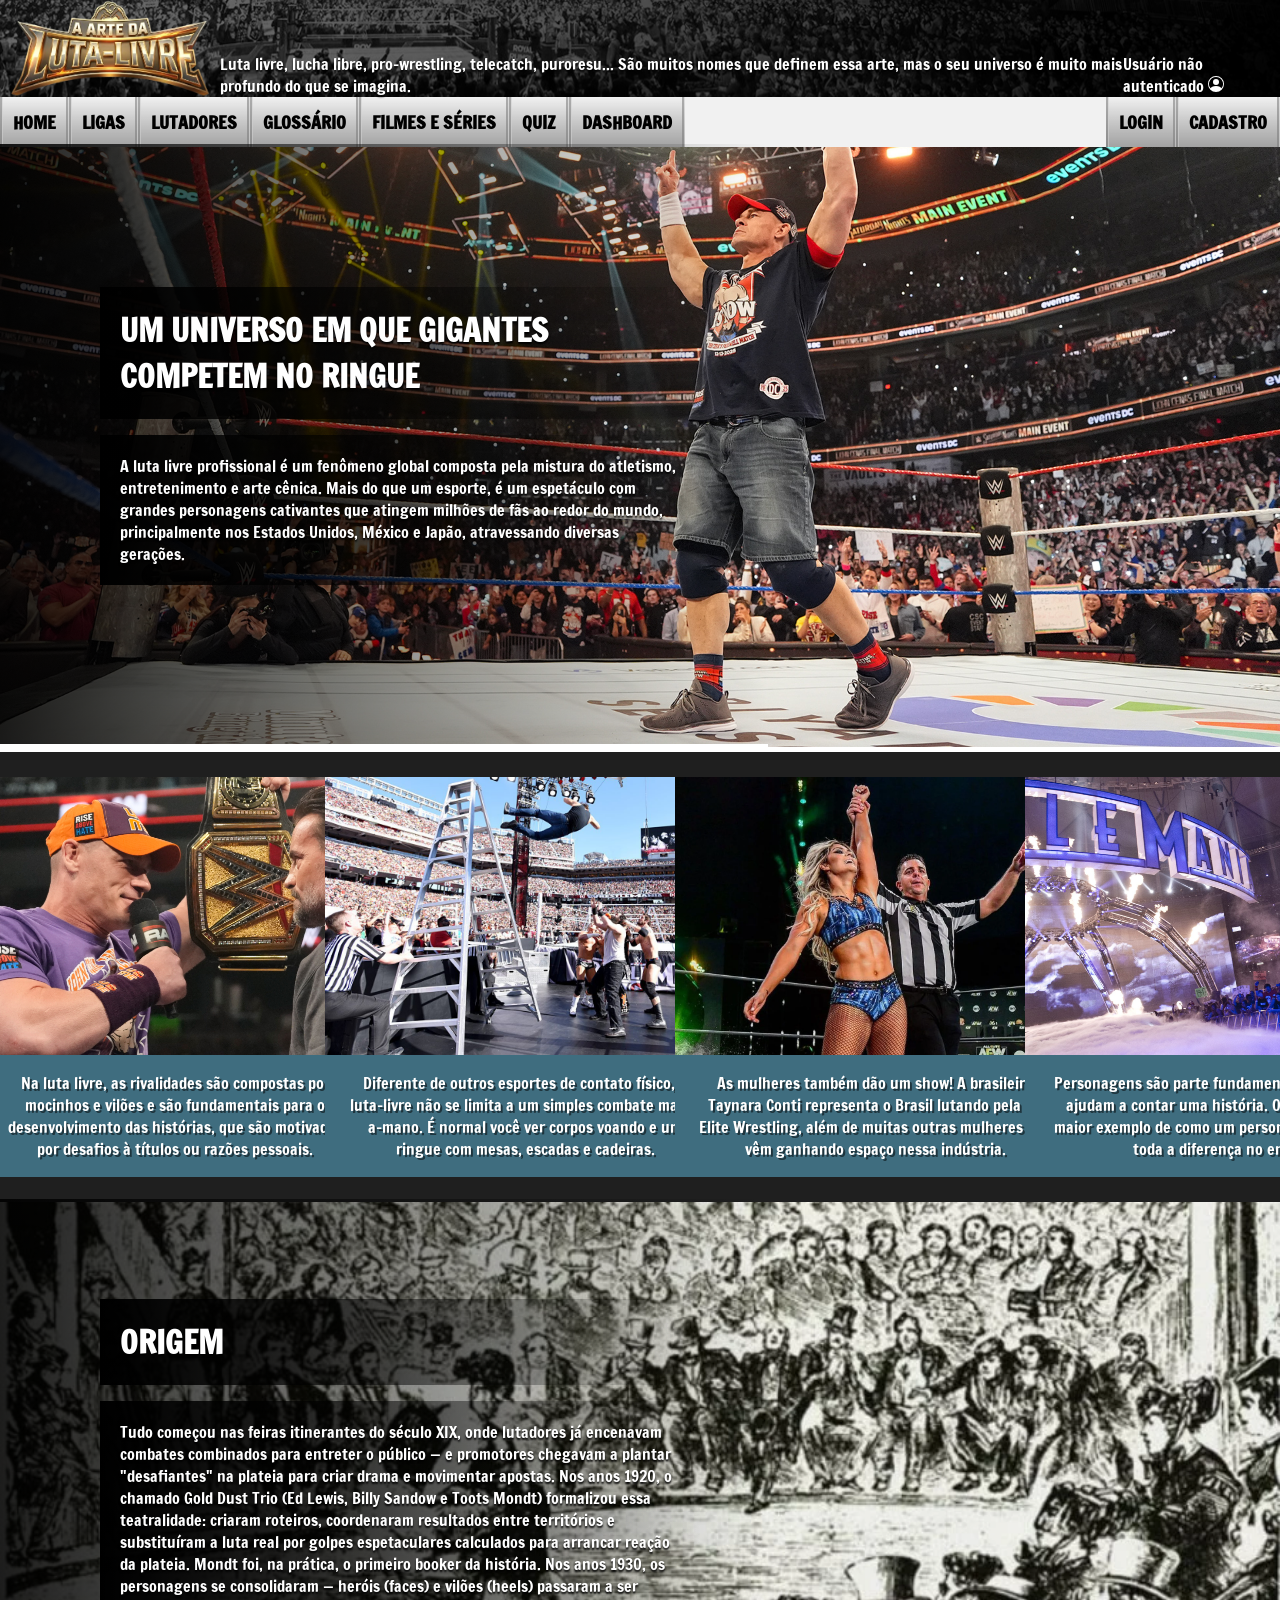
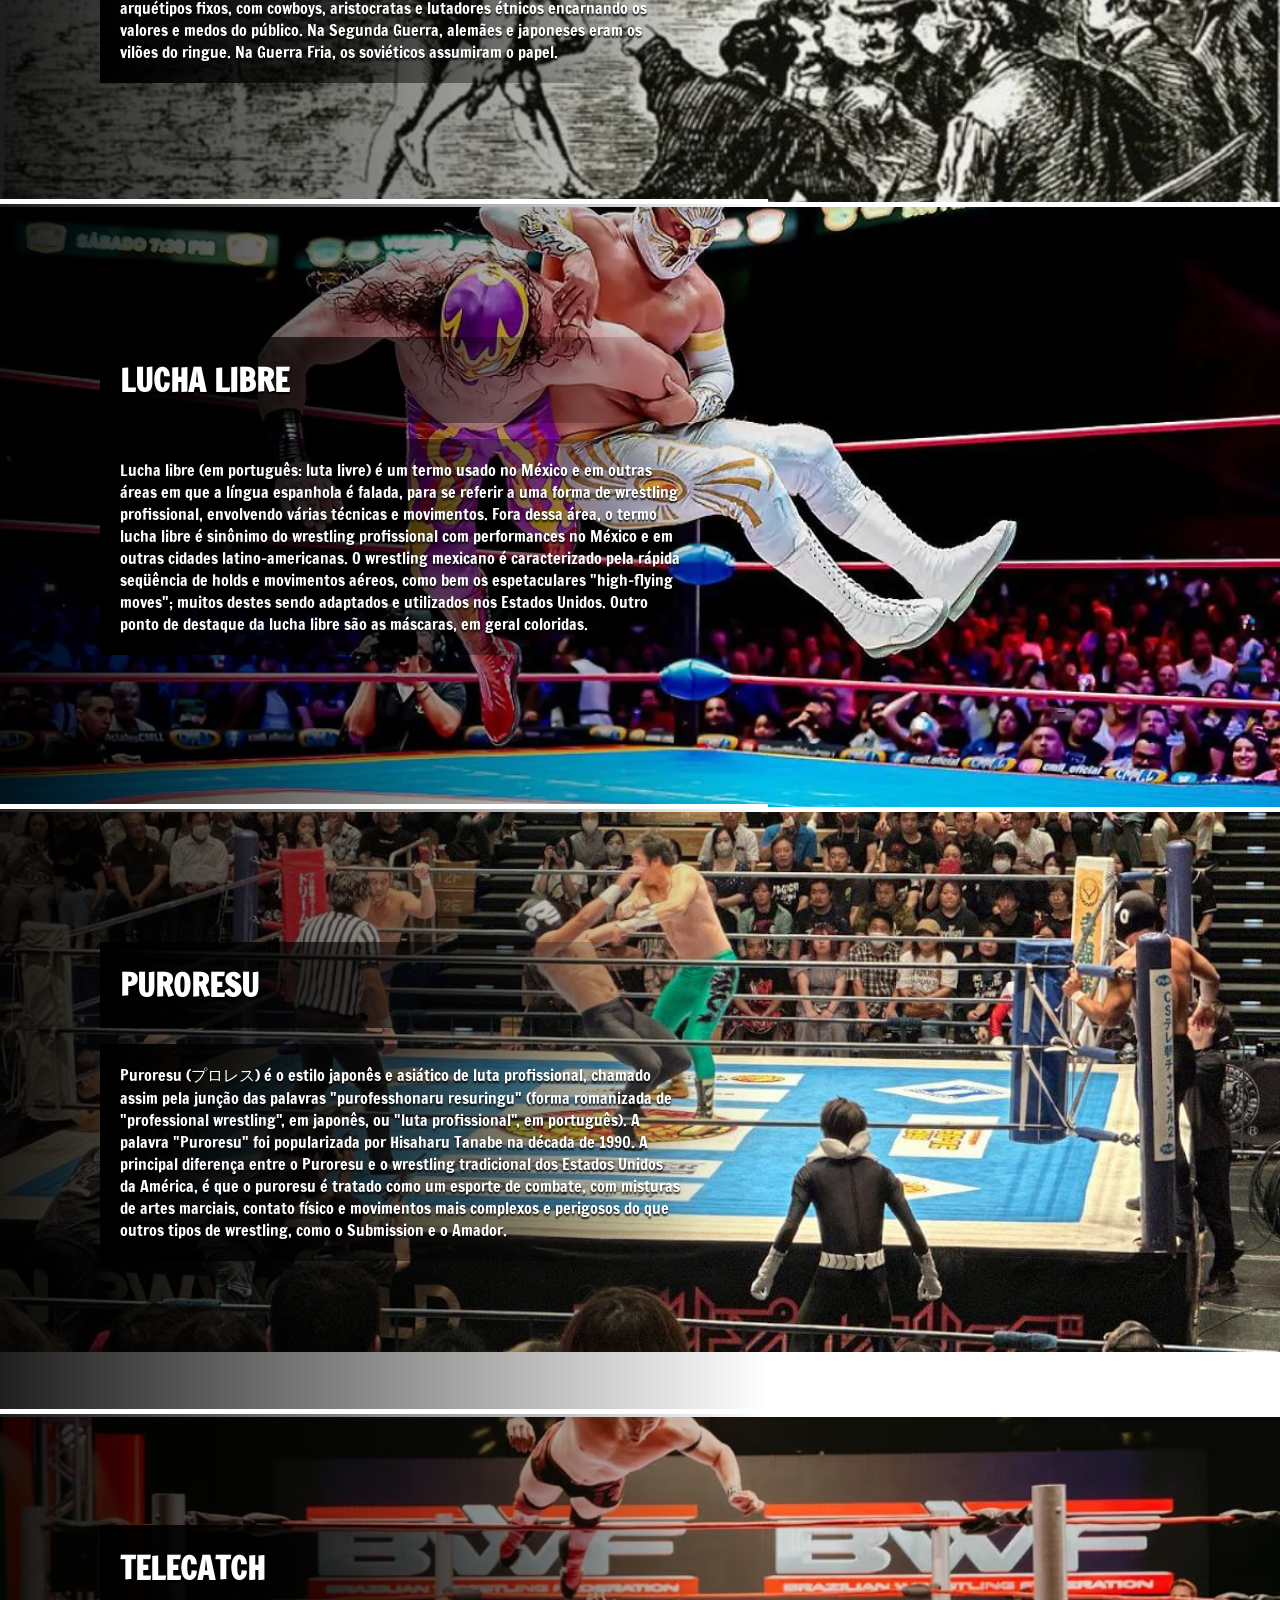
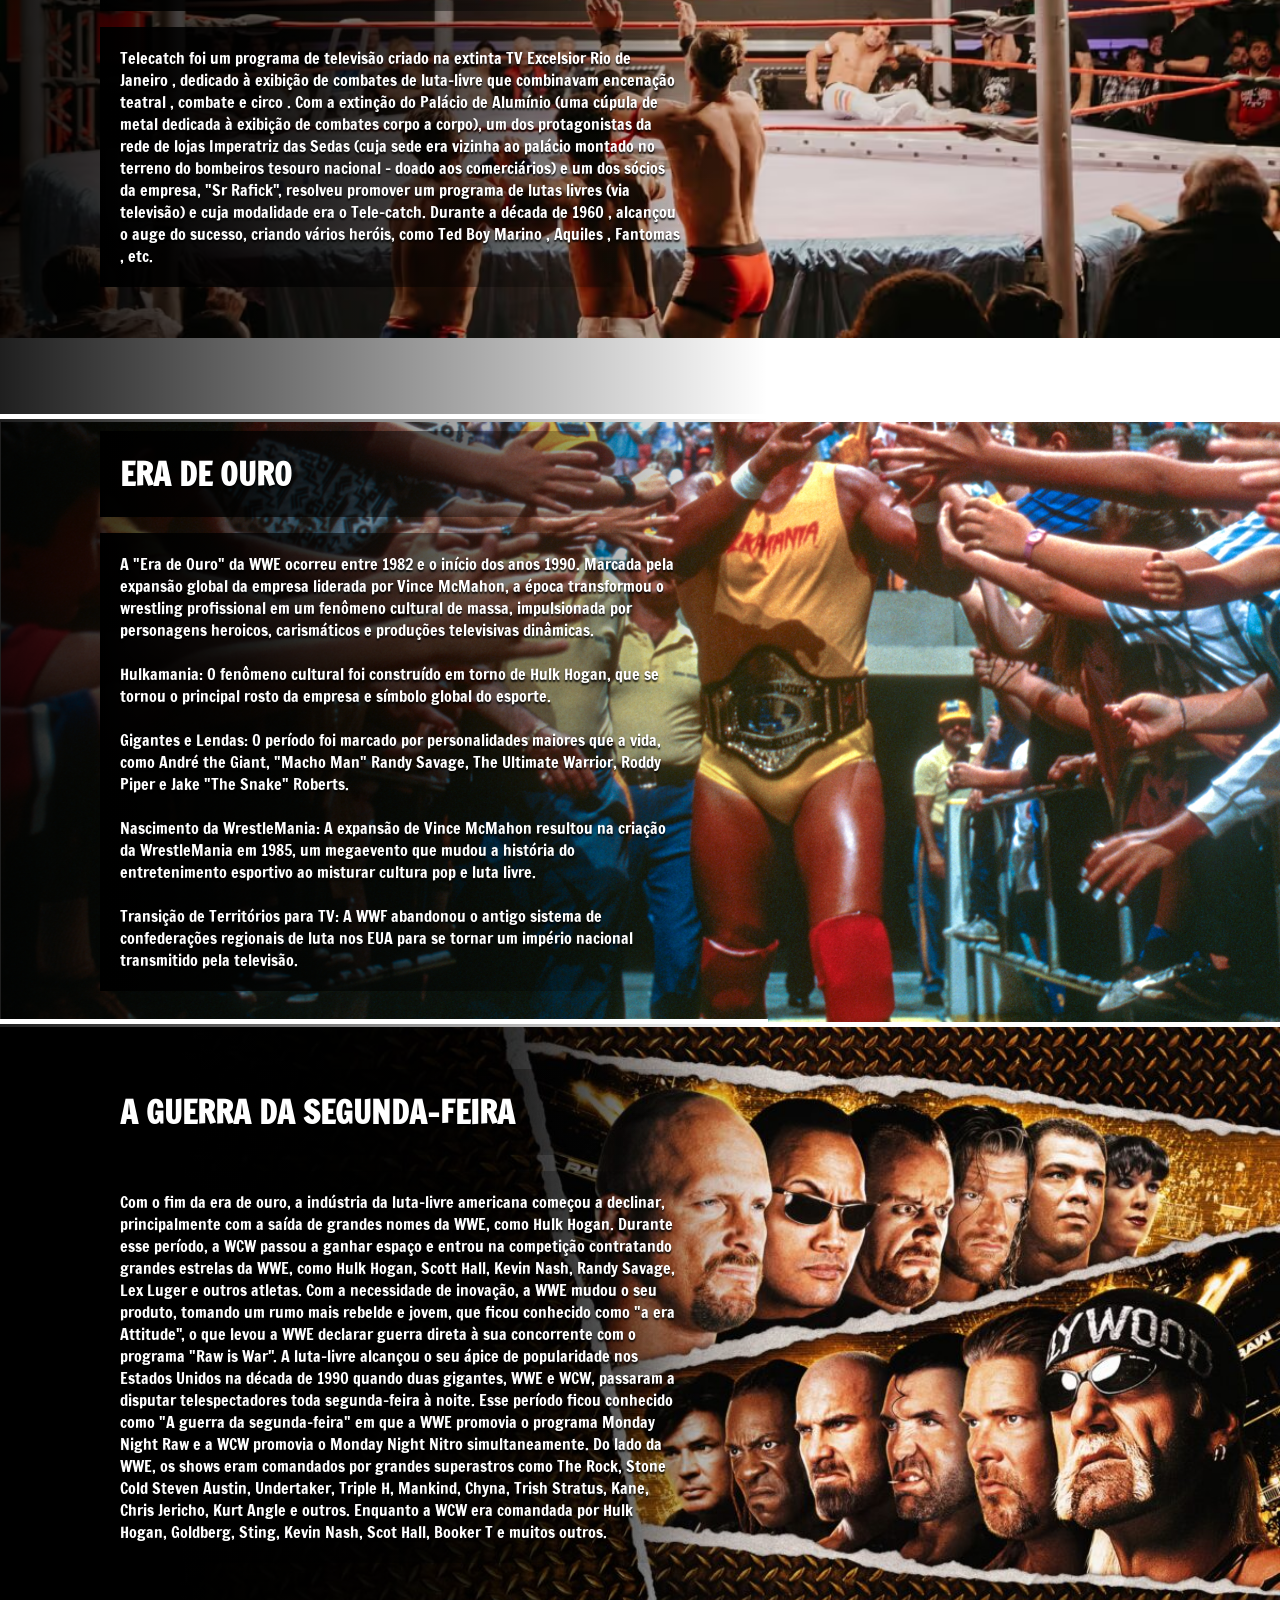
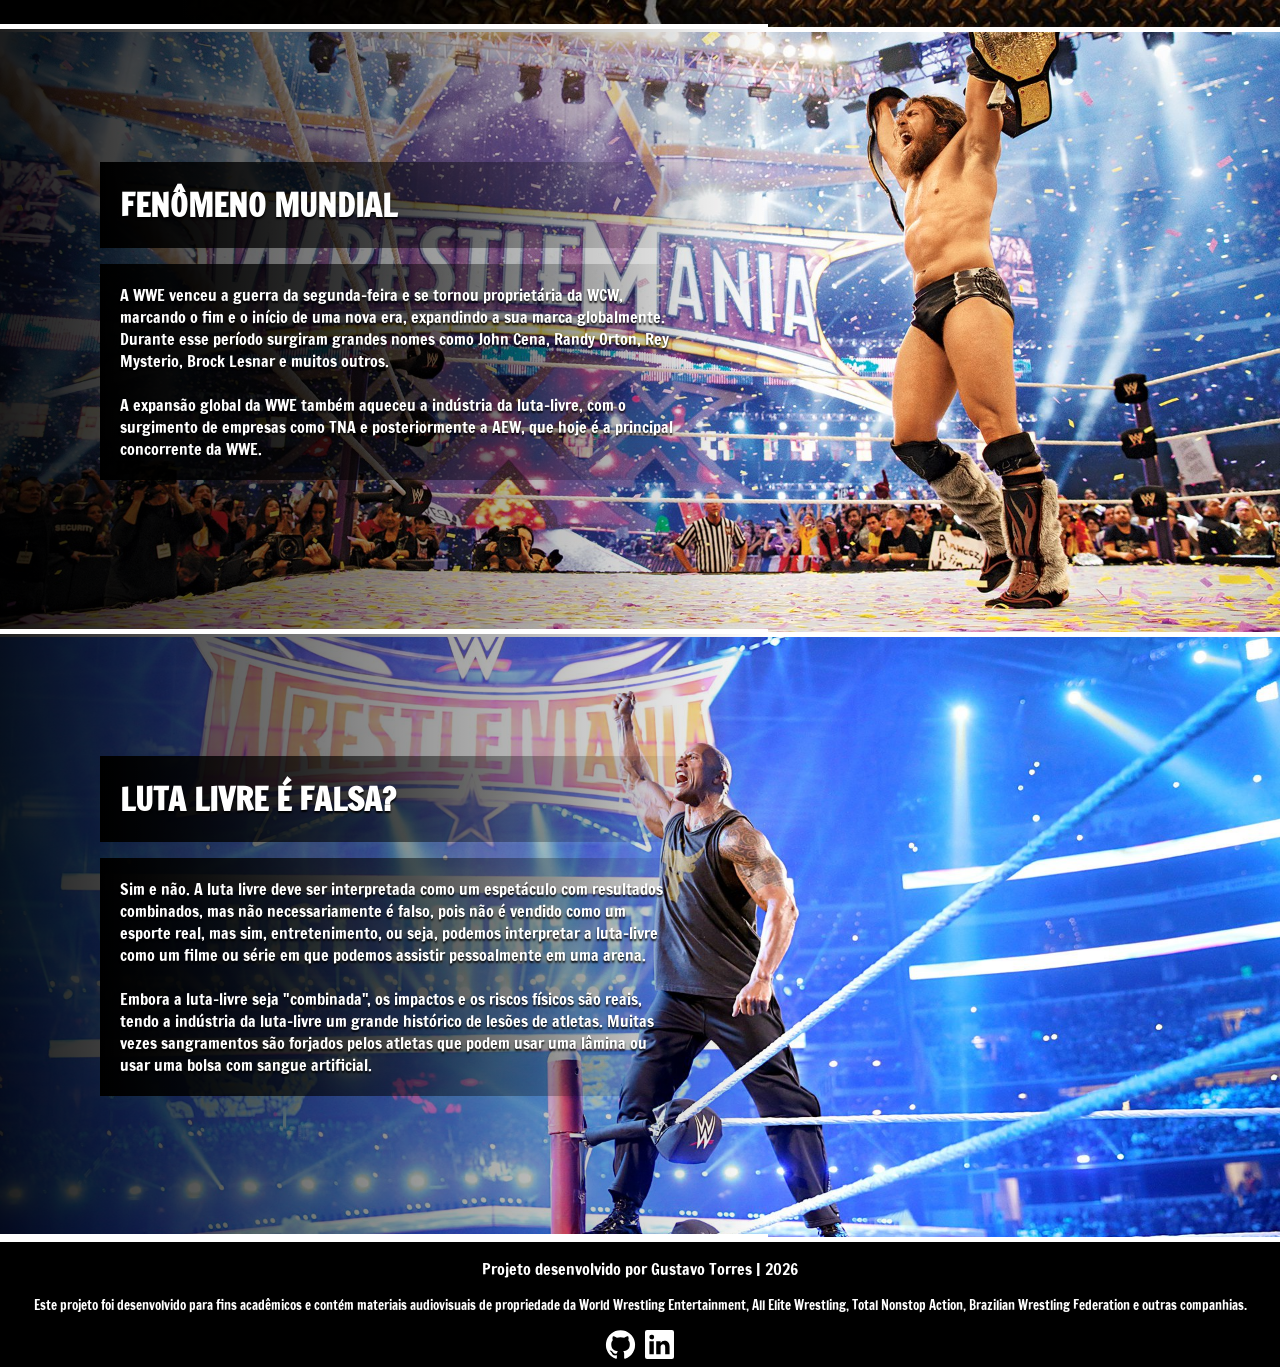
<file: public/index.html>
<!doctype html>
<html lang="en">

<head>
  <meta charset="UTF-8" />
  <meta name="viewport" content="width=device-width, initial-scale=1.0" />
  <title>A arte da luta-livre</title>
  <link rel="stylesheet" href="css/style.css" />

  <!-- IMPORTANDO FONTE -->
  <link rel="preconnect" href="https://fonts.googleapis.com" />
  <link rel="preconnect" href="https://fonts.gstatic.com" crossorigin />
  <link href="https://fonts.googleapis.com/css2?family=Francois+One&display=swap" rel="stylesheet" />
  <script src="js/sessao.js"></script>
</head>

<body onload="validarLogin()">
  <header>
    <div class="box-header">
      <div class="box-header-items">
        <img src="imagens/logo.png" alt="" width="200px" />
        <div class="box-header-description">
          <p>
            Luta livre, lucha libre, pro-wrestling, telecatch, puroresu... São
            muitos nomes que definem essa arte, mas o seu universo é muito
            mais profundo do que se imagina.
          </p>
        </div>
      </div>
      <div id="user">
        <span id="username">TESTE USUÁRIO</span>
        <span id="userIcon"><svg xmlns="http://www.w3.org/2000/svg" width="16" height="16" fill="currentColor"
            class="bi bi-person-circle" viewBox="0 0 16 16">
            <path d="M11 6a3 3 0 1 1-6 0 3 3 0 0 1 6 0" />
            <path fill-rule="evenodd"
              d="M0 8a8 8 0 1 1 16 0A8 8 0 0 1 0 8m8-7a7 7 0 0 0-5.468 11.37C3.242 11.226 4.805 10 8 10s4.757 1.225 5.468 2.37A7 7 0 0 0 8 1" />
          </svg></span>
      </div>
    </div>
  </header>
  <div class="navbar">
    <div class="navbar-items">
      <div class="navbar-item">
        <a href="index.html">Home</a>
      </div>
      <div class="navbar-item">
        <a href="ligas.html">Ligas</a>
      </div>
      <div class="navbar-item">
        <a href="lutadores.html">Lutadores</a>
      </div>
      <div class="navbar-item">
        <a href="glossario.html">Glossário</a>
      </div>
      <div class="navbar-item">
        <a href="filmesSeries.html">Filmes e séries</a>
      </div>
      <div class="navbar-item">
        <a href="quiz.html">Quiz</a>
      </div>
      <div class="navbar-item">
        <a href="dashboard.html">Dashboard</a>
      </div>
    </div>
    <div class="navbarloginCadastro" id="navbarloginCadastro">
      <div class="navbar-item">
        <a href="login.html">Login</a>
      </div>
      <div class="navbar-item">
        <a href="cadastro.html">Cadastro</a>
      </div>
    </div>
    <div class="navbarSair" id="navbarSair" style="display: none;">
      <div class="navbar-item">
        <a onclick="limparSessao()">Sair</a>
      </div>
    </div>
  </div>
  <div class="card main" id="card1">
    <div class="card main mask" id="cardMainMask1">
      <div class="card content">
        <div class="card text" id="cardText1">
          <h1>UM UNIVERSO EM QUE GIGANTES COMPETEM NO RINGUE</h1>
          <p>
            A luta livre profissional é um fenômeno global composta pela
            mistura do atletismo, entretenimento e arte cênica. Mais do que um
            esporte, é um espetáculo com grandes personagens cativantes que
            atingem milhões de fãs ao redor do mundo, principalmente nos
            Estados Unidos, México e Japão, atravessando diversas gerações.
          </p>
        </div>
      </div>
    </div>
  </div>
  <div class="subcard" id="subcard1">
    <div class="subcard content" id="subCardContent1-1">
      <div class="subcard image" id="subCardImg1-1"></div>
      <div class="subcard text" id="subCardTxt1-1">
        <p>
          Na luta livre, as rivalidades são compostas por mocinhos e vilões e
          são fundamentais para o desenvolvimento das histórias, que são
          motivadas por desafios à títulos ou razões pessoais.
        </p>
      </div>
    </div>
    <div class="subcard content" id="subCardContent1-2">
      <div class="subcard image" id="subCardImg1-2"></div>
      <div class="subcard text" id="subCardTxt1-2">
        <p>
          Diferente de outros esportes de contato físico, a luta-livre não se
          limita a um simples combate mano-a-mano. É normal você ver corpos
          voando e um ringue com mesas, escadas e cadeiras.
        </p>
      </div>
    </div>
    <div class="subcard content" id="subCardContent1-3">
      <div class="subcard image" id="subCardImg1-3"></div>
      <div class="subcard text" id="subCardTxt1-3">
        <p>
          As mulheres também dão um show! A brasileira Taynara Conti
          representa o Brasil lutando pela All Elite Wrestling, além de muitas
          outras mulheres que vêm ganhando espaço nessa indústria.
        </p>
      </div>
    </div>
    <div class="subcard content" id="subCardContent1-4">
      <div class="subcard image" id="subCardImg1-4"></div>
      <div class="subcard text" id="subCardTxt1-4">
        <p>
          Personagens são parte fundamental da luta-livre e ajudam a contar
          uma história. O Undertaker é o maior exemplo de como um personagem
          pode fazer toda a diferença no enredo.
        </p>
      </div>
    </div>
  </div>
  <div class="card main" id="card2">
    <div class="card main mask" id="cardMainMask2">
      <div class="card content">
        <div class="card text">
          <h1>ORIGEM</h1>
          <p>
            Tudo começou nas feiras itinerantes do século XIX, onde lutadores
            já encenavam combates combinados para entreter o público — e
            promotores chegavam a plantar "desafiantes" na plateia para criar
            drama e movimentar apostas. Nos anos 1920, o chamado Gold Dust
            Trio (Ed Lewis, Billy Sandow e Toots Mondt) formalizou essa
            teatralidade: criaram roteiros, coordenaram resultados entre
            territórios e substituíram a luta real por golpes espetaculares
            calculados para arrancar reação da plateia. Mondt foi, na prática,
            o primeiro booker da história. Nos anos 1930, os personagens se
            consolidaram — heróis (faces) e vilões (heels) passaram a ser
            arquétipos fixos, com cowboys, aristocratas e lutadores étnicos
            encarnando os valores e medos do público. Na Segunda Guerra,
            alemães e japoneses eram os vilões do ringue. Na Guerra Fria, os
            soviéticos assumiram o papel.
          </p>
        </div>
      </div>
    </div>
  </div>
  <div class="card main" id="card3">
    <div class="card main mask" id="cardMainMask3">
      <div class="card content">
        <!-- <div class="card image">
          <div class="img" style="background-position-x: -100px;"></div>
        </div> -->
        <div class="card text">
          <h1>LUCHA LIBRE</h1>
          <p>
            Lucha libre (em português: luta livre) é um termo usado no México
            e em outras áreas em que a língua espanhola é falada, para se
            referir a uma forma de wrestling profissional, envolvendo várias
            técnicas e movimentos. Fora dessa área, o termo lucha libre é
            sinônimo do wrestling profissional com performances no México e em
            outras cidades latino-americanas. O wrestling mexicano é
            caracterizado pela rápida seqüência de holds e movimentos aéreos,
            como bem os espetaculares "high-flying moves"; muitos destes sendo
            adaptados e utilizados nos Estados Unidos. Outro ponto de destaque
            da lucha libre são as máscaras, em geral coloridas.
          </p>
        </div>
      </div>
    </div>
  </div>
  <div class="card main" id="card4">
    <div class="card main mask" id="cardMainMask4">
      <div class="card content">
        <!-- <div class="card image">
          <div class="img" style="background-position-x: -100px;"></div>
        </div> -->
        <div class="card text">
          <h1>PURORESU</h1>
          <p>
            Puroresu (プロレス) é o estilo japonês e asiático de luta
            profissional, chamado assim pela junção das palavras
            "purofesshonaru resuringu" (forma romanizada de "professional
            wrestling", em japonês, ou "luta profissional", em português). A
            palavra "Puroresu" foi popularizada por Hisaharu Tanabe na década
            de 1990. A principal diferença entre o Puroresu e o wrestling
            tradicional dos Estados Unidos da América, é que o puroresu é
            tratado como um esporte de combate, com misturas de artes
            marciais, contato físico e movimentos mais complexos e perigosos
            do que outros tipos de wrestling, como o Submission e o Amador.
          </p>
        </div>
      </div>
    </div>
  </div>
  <div class="card main" id="card5">
    <div class="card main mask" id="cardMainMask5">
      <div class="card content">
        <div class="card text">
          <h1>TELECATCH</h1>
          <p>
            Telecatch foi um programa de televisão criado na extinta TV
            Excelsior Rio de Janeiro , dedicado à exibição de combates de
            luta-livre que combinavam encenação teatral , combate e circo .
            Com a extinção do Palácio de Alumínio (uma cúpula de metal
            dedicada à exibição de combates corpo a corpo), um dos
            protagonistas da rede de lojas Imperatriz das Sedas (cuja sede era
            vizinha ao palácio montado no terreno do bombeiros tesouro
            nacional - doado aos comerciários) e um dos sócios da empresa, "Sr
            Rafick", resolveu promover um programa de lutas livres (via
            televisão) e cuja modalidade era o Tele-catch. Durante a década de
            1960 , alcançou o auge do sucesso, criando vários heróis, como Ted
            Boy Marino , Aquiles , Fantomas , etc.
          </p>
        </div>
      </div>
    </div>
  </div>
  <div class="card main" id="card6">
    <div class="card main mask" id="cardMainMask6">
      <div class="card content">
        <div class="card text">
          <h1>ERA DE OURO</h1>
          <p>
            A "Era de Ouro" da WWE ocorreu entre 1982 e o início dos anos
            1990. Marcada pela expansão global da empresa liderada por Vince
            McMahon, a época transformou o wrestling profissional em um
            fenômeno cultural de massa, impulsionada por personagens heroicos,
            carismáticos e produções televisivas dinâmicas.
            <br /><br />
            Hulkamania: O fenômeno cultural foi construído em torno de Hulk
            Hogan, que se tornou o principal rosto da empresa e símbolo global
            do esporte.
            <br /><br />
            Gigantes e Lendas: O período foi marcado por personalidades
            maiores que a vida, como André the Giant, "Macho Man" Randy
            Savage, The Ultimate Warrior, Roddy Piper e Jake "The Snake"
            Roberts.
            <br /><br />
            Nascimento da WrestleMania: A expansão de Vince McMahon resultou
            na criação da WrestleMania em 1985, um megaevento que mudou a
            história do entretenimento esportivo ao misturar cultura pop e
            luta livre.
            <br /><br />
            Transição de Territórios para TV: A WWF abandonou o antigo sistema
            de confederações regionais de luta nos EUA para se tornar um
            império nacional transmitido pela televisão.
          </p>
        </div>
      </div>
    </div>
  </div>
  <div class="card main" id="card7">
    <div class="card main mask" id="cardMainMask7">
      <div class="card content">
        <div class="card text">
          <h1>A GUERRA DA SEGUNDA-FEIRA</h1>
          <p>
            Com o fim da era de ouro, a indústria da luta-livre americana
            começou a declinar, principalmente com a saída de grandes nomes da
            WWE, como Hulk Hogan. Durante esse período, a WCW passou a ganhar
            espaço e entrou na competição contratando grandes estrelas da WWE,
            como Hulk Hogan, Scott Hall, Kevin Nash, Randy Savage, Lex Luger e
            outros atletas. Com a necessidade de inovação, a WWE mudou o seu
            produto, tomando um rumo mais rebelde e jovem, que ficou conhecido
            como "a era Attitude", o que levou a WWE declarar guerra direta à
            sua concorrente com o programa "Raw is War". A luta-livre alcançou
            o seu ápice de popularidade nos Estados Unidos na década de 1990
            quando duas gigantes, WWE e WCW, passaram a disputar
            telespectadores toda segunda-feira à noite. Esse período ficou
            conhecido como "A guerra da segunda-feira" em que a WWE promovia o
            programa Monday Night Raw e a WCW promovia o Monday Night Nitro
            simultaneamente. Do lado da WWE, os shows eram comandados por
            grandes superastros como The Rock, Stone Cold Steven Austin,
            Undertaker, Triple H, Mankind, Chyna, Trish Stratus, Kane, Chris
            Jericho, Kurt Angle e outros. Enquanto a WCW era comandada por
            Hulk Hogan, Goldberg, Sting, Kevin Nash, Scot Hall, Booker T e
            muitos outros.
          </p>
        </div>
      </div>
    </div>
  </div>
  <div class="card main" id="card8">
    <div class="card main mask" id="cardMainMask8">
      <div class="card content">
        <div class="card text">
          <h1>FENÔMENO MUNDIAL</h1>
          <p>
            A WWE venceu a guerra da segunda-feira e se tornou proprietária da
            WCW, marcando o fim e o início de uma nova era, expandindo a sua
            marca globalmente. Durante esse período surgiram grandes nomes
            como John Cena, Randy Orton, Rey Mysterio, Brock Lesnar e muitos
            outros.<br /><br />
            A expansão global da WWE também aqueceu a indústria da luta-livre,
            com o surgimento de empresas como TNA e posteriormente a AEW, que
            hoje é a principal concorrente da WWE.
          </p>
        </div>
      </div>
    </div>
  </div>
  <div class="card main" id="card9">
    <div class="card main mask" id="cardMainMask8">
      <div class="card content">
        <div class="card text">
          <h1>LUTA LIVRE É FALSA?</h1>
          <p>
            Sim e não. A luta livre deve ser interpretada como um espetáculo
            com resultados combinados, mas não necessariamente é falso, pois
            não é vendido como um esporte real, mas sim, entretenimento, ou
            seja, podemos interpretar a luta-livre como um filme ou série em
            que podemos assistir pessoalmente em uma arena.<br /><br />
            Embora a luta-livre seja "combinada", os impactos e os riscos
            físicos são reais, tendo a indústria da luta-livre um grande
            histórico de lesões de atletas. Muitas vezes sangramentos são
            forjados pelos atletas que podem usar uma lâmina ou usar uma bolsa
            com sangue artificial.
          </p>
        </div>
      </div>
    </div>
  </div>
  <footer>
    <div class="footer content">
      <div class="footer texto">
        <p>Projeto desenvolvido por Gustavo Torres | 2026</p>
        <p style="font-size: small">
          Este projeto foi desenvolvido para fins acadêmicos e contém
          materiais audiovisuais de propriedade da World Wrestling
          Entertainment, All Elite Wrestling, Total Nonstop Action, Brazilian
          Wrestling Federation e outras companhias.
        </p>
        <svg fill="#ffffff" width="35px" height="35px" viewBox="0 0 24 24" xmlns="http://www.w3.org/2000/svg"
          data-name="Layer 1">
          <a href="https://github.com/GoogaTorres" target="_blank">
            <path d="M12,2.2467A10.00042,10.00042,0,0,0,8.83752,21.73419c.5.08752.6875-.21247.6875-.475,0-.23749-.01251-1.025-.01251-1.86249C7,19.85919,6.35,18.78423,6.15,18.22173A3.636,3.636,0,0,0,5.125,16.8092c-.35-.1875-.85-.65-.01251-.66248A2.00117,2.00117,0,0,1,6.65,17.17169a2.13742,2.13742,0,0,0,2.91248.825A2.10376,2.10376,0,0,1,10.2,16.65923c-2.225-.25-4.55-1.11254-4.55-4.9375a3.89187,3.89187,0,0,1,1.025-2.6875,3.59373,3.59373,0,0,1,.1-2.65s.83747-.26251,2.75,1.025a9.42747,9.42747,0,0,1,5,0c1.91248-1.3,2.75-1.025,2.75-1.025a3.59323,3.59323,0,0,1,.1,2.65,3.869,3.869,0,0,1,1.025,2.6875c0,3.83747-2.33752,4.6875-4.5625,4.9375a2.36814,2.36814,0,0,1,.675,1.85c0,1.33752-.01251,2.41248-.01251,2.75,0,.26251.1875.575.6875.475A10.0053,10.0053,0,0,0,12,2.2467Z" />
          </a>
        </svg>
        <svg fill="#ffffff" width="35px" height="35px" viewBox="0 0 24 24" xmlns="http://www.w3.org/2000/svg"
          data-name="Layer 1">
          <a href="https://www.linkedin.com/in/gustavotorres99/" target="_blank">
            <path d="M20.47,2H3.53A1.45,1.45,0,0,0,2.06,3.43V20.57A1.45,1.45,0,0,0,3.53,22H20.47a1.45,1.45,0,0,0,1.47-1.43V3.43A1.45,1.45,0,0,0,20.47,2ZM8.09,18.74h-3v-9h3ZM6.59,8.48h0a1.56,1.56,0,1,1,0-3.12,1.57,1.57,0,1,1,0,3.12ZM18.91,18.74h-3V13.91c0-1.21-.43-2-1.52-2A1.65,1.65,0,0,0,12.85,13a2,2,0,0,0-.1.73v5h-3s0-8.18,0-9h3V11A3,3,0,0,1,15.46,9.5c2,0,3.45,1.29,3.45,4.06Z" />
          </a>
        </svg>
      </div>
    </div>
  </footer>
</body>

</html>

<script>
  function validarLogin() {
    if (sessionStorage.NOME_USUARIO == undefined) {
      username.innerHTML = `Usuário não autenticado`;
    } else {
      if (sessionStorage.GENERO_USUARIO == `masculino`) {
        username.innerHTML = `Bem-vindo, ${sessionStorage.NOME_USUARIO}`;
        navbarloginCadastro.style.display = "none";
        navbarSair.style.display = "block"
      } else {
        username.innerHTML = `Bem-vinda, ${sessionStorage.NOME_USUARIO}`;
        navbarloginCadastro.style.display = "none";
        navbarSair.style.display = "block"
      }
    }
  }
</script>
</file>
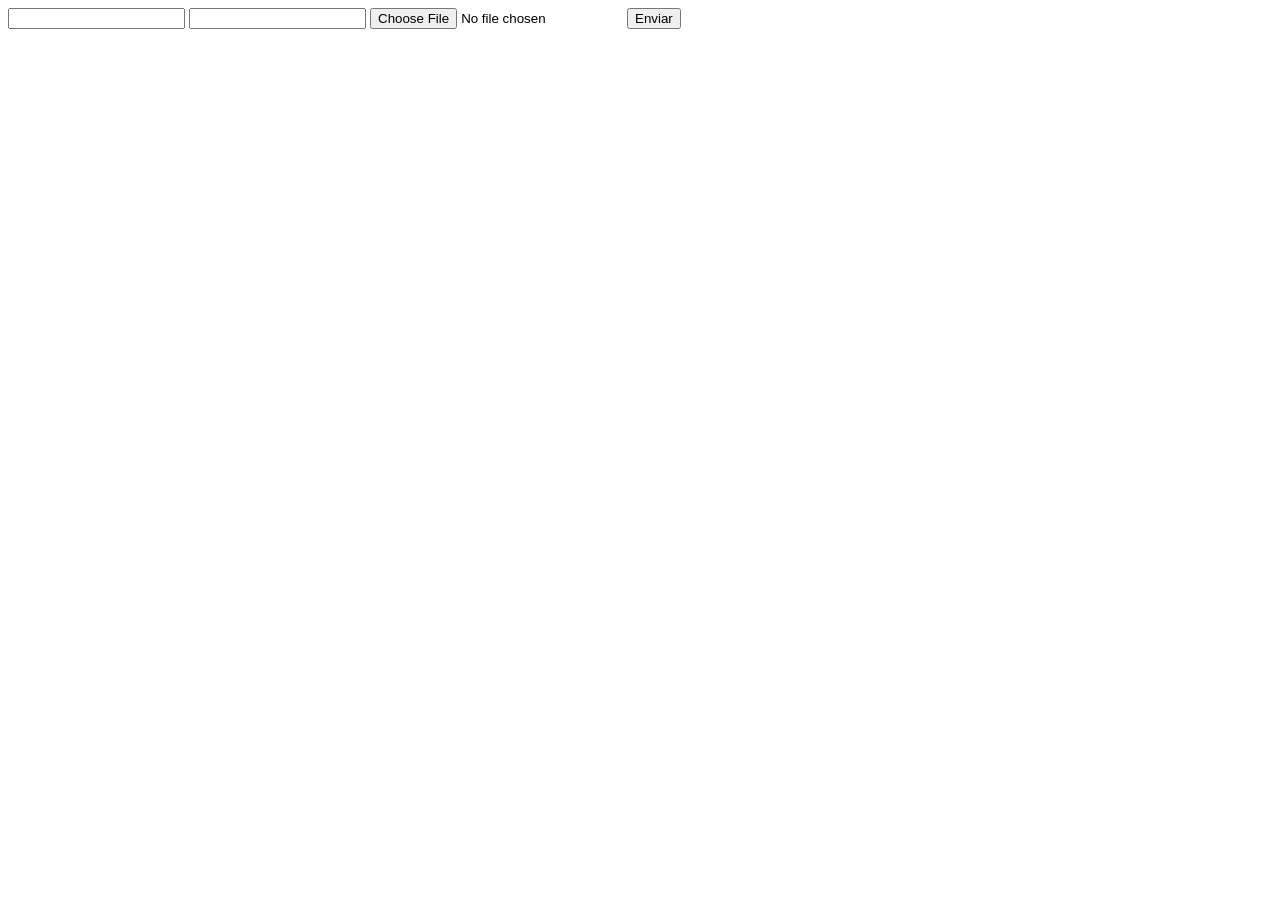
<file: DOCUMENTOS_DE_APOIO/exemplo_de_upload_de_arquivo/public/index.html>
<!DOCTYPE html>
<html lang="en">

<head>
  <meta charset="UTF-8">
  <meta http-equiv="X-UA-Compatible" content="IE=edge">
  <meta name="viewport" content="width=device-width, initial-scale=1.0">
  <title>Upload</title>
</head>

<body>

  <div>
    <input name="nome" id="nome" type="text" />
    <input name="email" id="email" type="url" />
    <input name="foto" id="foto" type="file" />
    <button onclick="enviar()">Enviar</button>
  </div>

  <div id="container"></div>
</body>

</html>

<script>
  function enviar() {
    const formData = new FormData();
    formData.append('foto', foto.files[0])
    formData.append('nome', nome.value)
    formData.append('email', email.value)

    fetch("/usuarios/cadastro", {
      method: "POST",
      body: formData
    })
      .then(res => {
        window.location = "./perfil.html"
      })
      .catch(err => {
        console.log(err);
      })
  }
</script>
</file>
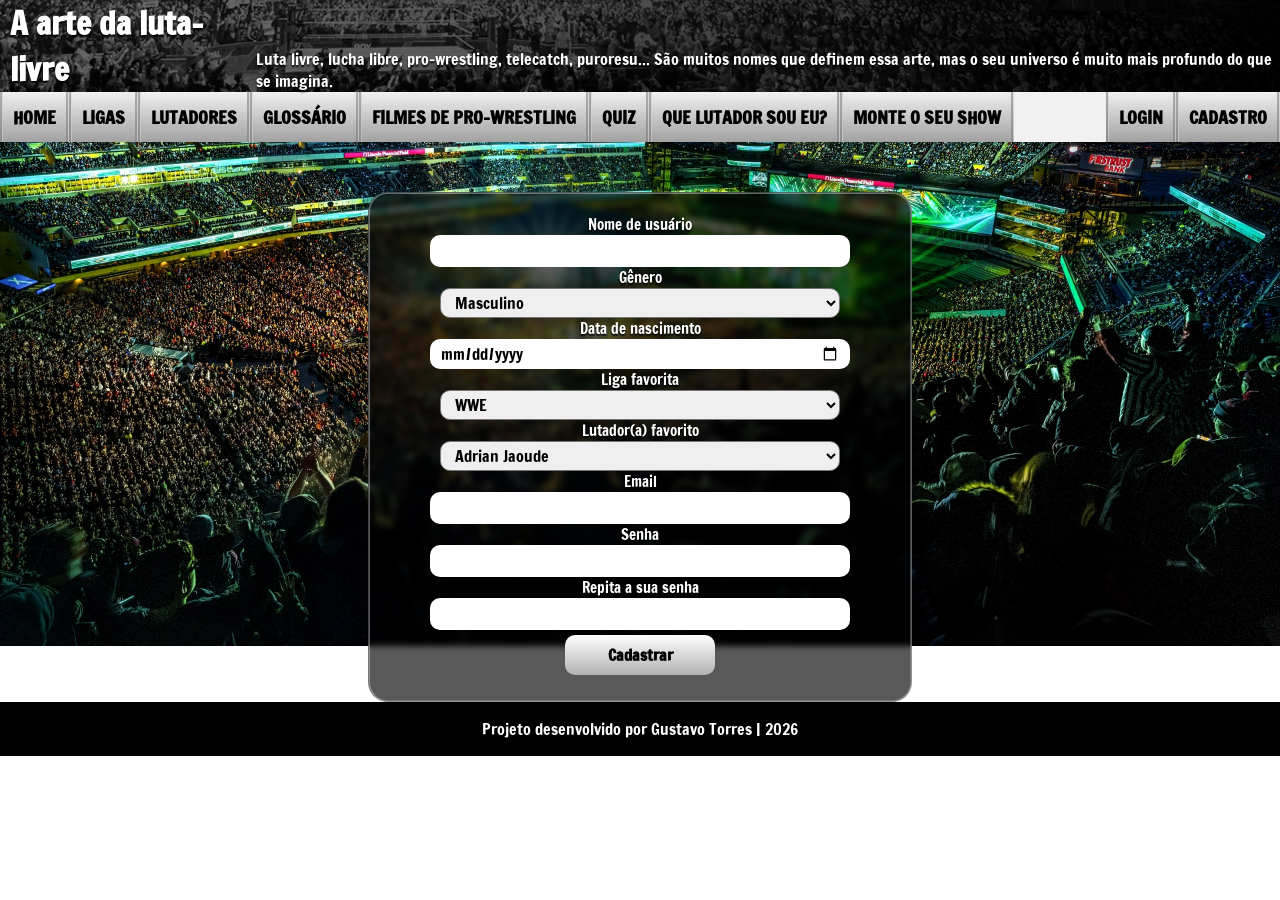
<file: public/cadastro ORIGINAL.html>
<!doctype html>
<html lang="en">
  <head>
    <meta charset="UTF-8" />
    <meta name="viewport" content="width=device-width, initial-scale=1.0" />
    <title>A arte da luta-livre</title>
    <link rel="stylesheet" href="css/style.css" />

    <!-- IMPORTANDO FONTE -->
    <link rel="preconnect" href="https://fonts.googleapis.com" />
    <link rel="preconnect" href="https://fonts.gstatic.com" crossorigin />
    <link
      href="https://fonts.googleapis.com/css2?family=Francois+One&display=swap"
      rel="stylesheet"
    />

    <style> 
      body{
        overflow: hidden /* ESSE ELEMENTO É UTILIZADO PARA EVITAR SCROLL NA PÁGINA */
      }
    </style>

  </head>
  <body>
    <header>
      <div class="box-header">
        <div class="box-header-items">
          <h1>A arte da luta-livre</h1>
          <div class="box-header-description">
            <p>
              Luta livre, lucha libre, pro-wrestling, telecatch, puroresu... São
              muitos nomes que definem essa arte, mas o seu universo é muito
              mais profundo do que se imagina.
            </p>

          </div>
        </div>
      </div>
    </header>
    <div class="navbar">
      <div class="navbar-items">
        <div class="navbar-item">
          <a href="">Home</a>
        </div>
        <div class="navbar-item">
          <a href="">Ligas</a>
        </div>
        <div class="navbar-item">
          <a href="">Lutadores</a>
        </div>
        <div class="navbar-item">
          <a href="">Glossário</a>
        </div>
        <div class="navbar-item">
          <a href="">Filmes de Pro-Wrestling</a>
        </div>
        <div class="navbar-item">
          <a href="">Quiz</a>
        </div>
        <div class="navbar-item">
          <a href="">Que lutador sou eu?</a>
        </div>
        <div class="navbar-item">
          <a href="">Monte o seu show</a>
        </div>
      </div>
      <div class="navbarloginCadastro">
        <div class="navbar-item">
          <a href="">Login</a>
        </div>
        <div class="navbar-item">
          <a href="">Cadastro</a>
        </div>
      </div>
    </div>

    <div class="body cadastro">
      <div class="card form"> 
        <div class="card formContent">
          Nome de usuário
          <br>
          <input type="text" id="input_username">
          <br>
          Gênero
          <br>
            <select name="genero" id="select_genero">
              <option value="masculino">Masculino</option>
              <option value="feminino">Feminino</option>
              <option value="outro">Outro</option>
            </select>
          <br>  
          Data de nascimento
          <br>
          <input type="date" id="input_dataNascimento">
          <br>
          Liga favorita
          <br>
          <select name="" id="select_liga">
            <option>WWE</option>
            <option>AEW</option>
            <option>TNA</option>
            <option>BWF</option>
            <option>NJPW</option>
            <option>WCW</option>
          </select>
          <br>
          Lutador(a) favorito
          <br>
          <select name="" id="select_lutador">
            <option value="">Adrian Jaoude</option>
            <option value="">AJ Lee</option>
            <option value="">AJ Styles</option>
            <option value="">Aquiles</option>
            <option value="">Awesome Kong</option>
            <option value="">Batista</option>
            <option value="">Becky Lynch</option>
            <option value="">Bobby Lashley</option>
            <option value="">Booker T</option>
            <option value="">Bret Hart</option>
            <option value="">Britt Baker</option>
            <option value="">Brock Lesnar</option>
            <option value="">Cezar Bononi</option>
            <option value="">Chris Jericho</option>
            <option value="">CM Punk</option>
            <option value="">Darby Allin</option>
            <option value="">Hulk Hogan</option>
            <option value="">Jade Cargill</option>
            <option value="">Joe Hendry</option>
            <option value="">John Cena</option>
            <option value="">Jon Moxley</option>
            <option value="">Kelly Kelly</option>
            <option value="">Kenny Omega</option>
            <option value="">Liv Morgan</option>
            <option value="">Melina</option>
            <option value="">Mercedes Mone</option>
            <option value="">Michel Serdan</option>
            <option value="">Mister Argentina</option>
            <option value="">Oba Femi</option>
            <option value="">Owen Hart</option>
            <option value="">Rey Mysterio</option>
            <option value="">Rhea Ripley</option>
            <option value="">Ric Flair</option>
            <option value="">Roman Reigns</option>
            <option value="">Seth Rollins</option>
            <option value="">Shawn Michaels</option>
            <option value="">Stone Cold Steven Austin</option>
            <option value="">Taynara Guevara</option>
            <option value="">Ted Boy Marino</option>
            <option value="">The Rock</option>
            <option value="">Triple H</option>
            <option value="">Undertaker</option>
            <option value="">Will Ospreay</option>
          </select>
          <br>
          Email
          <br>
          <input type="email" id="input_email"> 
          <br>
          Senha
          <br>
          <input type="password" id="input_senha">
          <br>
          Repita a sua senha
          <br>
          <input type="password" id="input_senha2">
          <br>
          <button onclick="cadastrar()">Cadastrar</button>
        </div>
      </div>
          <div class="card alerta" id="cardAlerta"></div>
    </div>
        </div>
    
      </div>
    <footer>
    <div class="footer content">
      <p>Projeto desenvolvido por Gustavo Torres | 2026</p>
    </div>
  </footer>

  </body>
</html>

<script>
  function cadastrar(){

    var username = input_username.value;
    var genero = select_genero.value;
    var liga = select_liga.value;
    var lutador = select_lutador.value;
    var email = input_email.value;
    var senha = input_senha.value;
    var senha2 = input_senha2.value;
    let cadastroValido = false;

    if (username == `` || email == `` || senha == `` || senha2 == ``){
      cardAlerta.style.display = "block";
      cardAlerta.innerHTML = `Os campos devem estar preenchidos`
    } else {
      if (username.length < 5){
        cardAlerta.style.display = "block";
        cardAlerta.innerHTML = `O nome de usuário deve ter ao menos 5 caracteres.`
      } else {
        if (username.includes(' ')){
          cardAlerta.style.display = "block";
          cardAlerta.innerHTML = `O nome de usuário não pode conter espaço.`
        } else {
          if (!email.includes('@') || !email.includes('.') || email.startsWith('@') || email.startsWith('.') || email.endsWith('@') || email.endsWith('.') || email.includes(' ')){
            cardAlerta.style.display = "block";
            cardAlerta.innerHTML = `Email inválido.`
          } else {
            if (senha != senha2){
              cardAlerta.style.display = "block";
              cardAlerta.innerHTML = `As senhas não coincidem, digite novamente.`
            } else {
              if (senha == senha.toLowerCase() || senha == senha.toUpperCase() || senha.length < 6){
                cardAlerta.style.display = "block";
                cardAlerta.innerHTML = `A sua senha deve ter letras em caracteres maiúsculos, minúsculos e ao menos 6 caracteres.`
              } else {
                cadastroValido = true;
              }
            } 
          }
        }
      }
    }
  }


</script>
</file>
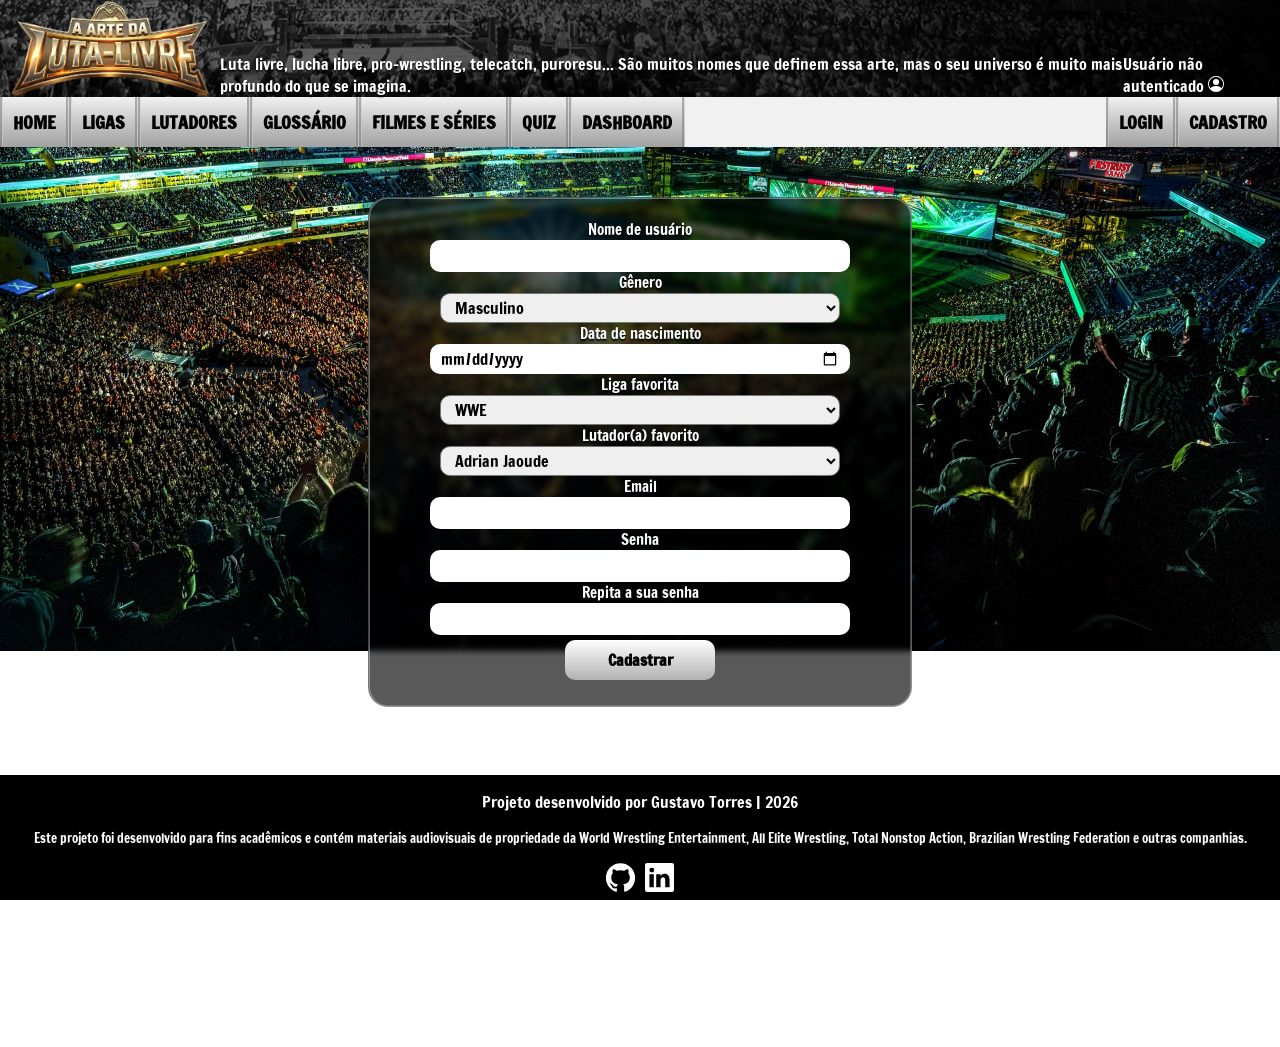
<file: public/cadastro.html>
<!doctype html>
<html lang="en">
  <head>
    <meta charset="UTF-8" />
    <meta name="viewport" content="width=device-width, initial-scale=1.0" />
    <title>A arte da luta-livre</title>
    <link rel="stylesheet" href="css/style.css" />

    <!-- IMPORTANDO FONTE -->
    <link rel="preconnect" href="https://fonts.googleapis.com" />
    <link rel="preconnect" href="https://fonts.gstatic.com" crossorigin />
    <link
      href="https://fonts.googleapis.com/css2?family=Francois+One&display=swap"
      rel="stylesheet"
    />

    <style> 
      body{
        overflow: hidden; /* ESSE ELEMENTO É UTILIZADO PARA EVITAR SCROLL NA PÁGINA */
        background-repeat: no-repeat;
        background-position: center;
        background-size: cover;
        height: 100%;
      }

      footer{
         position: absolute; /*A POSITION ABSOLUTE SÓ SERÁ USADA QUANDO A PÁGINA NÃO TIVER ROLAGEM*/
      }
    </style>
  <script src="js/sessao.js"></script>
  </head>
  <body onload="validarLogin()">
  <header>
    <div class="box-header">
      <div class="box-header-items">
        <img src="imagens/logo.png" alt="" width="200px">
        <div class="box-header-description">
          <p>
            Luta livre, lucha libre, pro-wrestling, telecatch, puroresu... São
            muitos nomes que definem essa arte, mas o seu universo é muito
            mais profundo do que se imagina.
          </p>
        </div>
      </div>
      <div id="user">
      <span id="username">TESTE USUÁRIO</span> <span id="userIcon"><svg xmlns="http://www.w3.org/2000/svg" width="16" height="16" fill="currentColor" class="bi bi-person-circle" viewBox="0 0 16 16">
  <path d="M11 6a3 3 0 1 1-6 0 3 3 0 0 1 6 0"/>
  <path fill-rule="evenodd" d="M0 8a8 8 0 1 1 16 0A8 8 0 0 1 0 8m8-7a7 7 0 0 0-5.468 11.37C3.242 11.226 4.805 10 8 10s4.757 1.225 5.468 2.37A7 7 0 0 0 8 1"/>
</svg></span>
</div>
    </div>
  </header>
  <div class="navbar">
    <div class="navbar-items">
      <div class="navbar-item">
        <a href="index.html">Home</a>
      </div>
      <div class="navbar-item">
        <a href="ligas.html">Ligas</a>
      </div>
      <div class="navbar-item">
        <a href="lutadores.html">Lutadores</a>
      </div>
      <div class="navbar-item">
        <a href="glossario.html">Glossário</a>
      </div>
      <div class="navbar-item">
        <a href="filmesSeries.html">Filmes e séries</a>
      </div>
      <div class="navbar-item">
        <a href="quiz.html">Quiz</a>
      </div>
      <div class="navbar-item">
        <a href="dashboard.html">Dashboard</a>
      </div>
    </div>
    <div class="navbarloginCadastro" id="navbarloginCadastro">
      <div class="navbar-item">
        <a href="login.html">Login</a>
      </div>
      <div class="navbar-item">
        <a href="cadastro.html">Cadastro</a>
      </div>
    </div>
    <div class="navbarSair" id="navbarSair" style="display: none;">
      <div class="navbar-item">
        <a onclick="limparSessao()">Sair</a>
      </div>
    </div>
  </div>

    <div class="body cadastro">
      <div class="card form"> 
        <div class="card formContent">
          Nome de usuário
          <br>
          <input type="text" id="input_nomeUsuario">
          <br>
          Gênero
          <br>
            <select name="genero" id="select_genero">
              <option value="masculino">Masculino</option>
              <option value="feminino">Feminino</option>
            </select>
          <br>  
          Data de nascimento
          <br>
          <input type="date" id="input_dataNascimento">
          <br>
          Liga favorita
          <br>
          <select name="" id="select_liga">
            <option>WWE</option>
            <option>AEW</option>
            <option>TNA</option>
            <option>CMLL</option>
            <option>BWF</option>
            <option>NJPW</option>
            <option>WCW</option>
          </select>
          <br>
          Lutador(a) favorito
          <br>
          <select name="" id="select_lutadorFavorito">
            <option>Adrian Jaoude</option>
            <option>AJ Lee</option>
            <option>AJ Styles</option>
            <option>Aquiles</option>
            <option>Awesome Kong</option>
            <option>Batista</option>
            <option>Becky Lynch</option>
            <option>Bobby Lashley</option>
            <option>Booker T</option>
            <option>Bret Hart</option>
            <option>Britt Baker</option>
            <option>Brock Lesnar</option>
            <option>Cezar Bononi</option>
            <option>Chris Jericho</option>
            <option>CM Punk</option>
            <option>Darby Allin</option>
            <option>Hulk Hogan</option>
            <option>Jade Cargill</option>
            <option>Joe Hendry</option>
            <option>John Cena</option>
            <option>Jon Moxley</option>
            <option>Kelly Kelly</option>
            <option>Kenny Omega</option>
            <option>Liv Morgan</option>
            <option>Melina</option>
            <option>Mercedes Mone</option>
            <option>Michel Serdan</option>
            <option>Mister Argentina</option>
            <option>Oba Femi</option>
            <option>Owen Hart</option>
            <option>Rey Mysterio</option>
            <option>Rhea Ripley</option>
            <option>Ric Flair</option>
            <option>Roman Reigns</option>
            <option>Seth Rollins</option>
            <option>Shawn Michaels</option>
            <option>Stone Cold Steven Austin</option>
            <option>Taynara Guevara</option>
            <option>Ted Boy Marino</option>
            <option>The Rock</option>
            <option>Triple H</option>
            <option>Undertaker</option>
            <option>Will Ospreay</option>
          </select>
          <br>
          Email
          <br>
          <input type="email" id="input_email"> 
          <br>
          Senha
          <br>
          <input type="password" id="input_senha">
          <br>
          Repita a sua senha
          <br>
          <input type="password" id="input_senha2">
          <br>
          <button onclick="cadastrar()">Cadastrar</button>
        </div>
      </div>
          <div class="card alerta" id="cardAlerta"></div>
    </div>
        </div>
    
      </div>
  <footer>
    <div class="footer content">
      <div class="footer texto">
        <p>Projeto desenvolvido por Gustavo Torres | 2026</p>
        <p style="font-size: small">
          Este projeto foi desenvolvido para fins acadêmicos e contém
          materiais audiovisuais de propriedade da World Wrestling
          Entertainment, All Elite Wrestling, Total Nonstop Action, Brazilian
          Wrestling Federation e outras companhias.
        </p>
        <svg fill="#ffffff" width="35px" height="35px" viewBox="0 0 24 24" xmlns="http://www.w3.org/2000/svg"
          data-name="Layer 1">
          <a href="https://github.com/GoogaTorres" target="_blank">
            <path d="M12,2.2467A10.00042,10.00042,0,0,0,8.83752,21.73419c.5.08752.6875-.21247.6875-.475,0-.23749-.01251-1.025-.01251-1.86249C7,19.85919,6.35,18.78423,6.15,18.22173A3.636,3.636,0,0,0,5.125,16.8092c-.35-.1875-.85-.65-.01251-.66248A2.00117,2.00117,0,0,1,6.65,17.17169a2.13742,2.13742,0,0,0,2.91248.825A2.10376,2.10376,0,0,1,10.2,16.65923c-2.225-.25-4.55-1.11254-4.55-4.9375a3.89187,3.89187,0,0,1,1.025-2.6875,3.59373,3.59373,0,0,1,.1-2.65s.83747-.26251,2.75,1.025a9.42747,9.42747,0,0,1,5,0c1.91248-1.3,2.75-1.025,2.75-1.025a3.59323,3.59323,0,0,1,.1,2.65,3.869,3.869,0,0,1,1.025,2.6875c0,3.83747-2.33752,4.6875-4.5625,4.9375a2.36814,2.36814,0,0,1,.675,1.85c0,1.33752-.01251,2.41248-.01251,2.75,0,.26251.1875.575.6875.475A10.0053,10.0053,0,0,0,12,2.2467Z" />
          </a>
        </svg>
        <svg fill="#ffffff" width="35px" height="35px" viewBox="0 0 24 24" xmlns="http://www.w3.org/2000/svg"
          data-name="Layer 1">
          <a href="https://www.linkedin.com/in/gustavotorres99/" target="_blank">
            <path d="M20.47,2H3.53A1.45,1.45,0,0,0,2.06,3.43V20.57A1.45,1.45,0,0,0,3.53,22H20.47a1.45,1.45,0,0,0,1.47-1.43V3.43A1.45,1.45,0,0,0,20.47,2ZM8.09,18.74h-3v-9h3ZM6.59,8.48h0a1.56,1.56,0,1,1,0-3.12,1.57,1.57,0,1,1,0,3.12ZM18.91,18.74h-3V13.91c0-1.21-.43-2-1.52-2A1.65,1.65,0,0,0,12.85,13a2,2,0,0,0-.1.73v5h-3s0-8.18,0-9h3V11A3,3,0,0,1,15.46,9.5c2,0,3.45,1.29,3.45,4.06Z" />
          </a>
        </svg>
      </div>
    </div>
  </footer>

  </body>
</html>
<script>

  function validarLogin() {
    if (sessionStorage.NOME_USUARIO == undefined) {
      username.innerHTML = `Usuário não autenticado`;
    } else {
      if (sessionStorage.GENERO_USUARIO == `masculino`) {
        username.innerHTML = `Bem-vindo, ${sessionStorage.NOME_USUARIO}`;
        navbarloginCadastro.style.display = "none";
        navbarSair.style.display = "block"
      } else {
        username.innerHTML = `Bem-vinda, ${sessionStorage.NOME_USUARIO}`;
        navbarloginCadastro.style.display = "none";
        navbarSair.style.display = "block"
      }
    }
  }


  function cadastrar() {

    var caracteresEspeciais = ['!', '@', '#', '$', '%', '¨', '&', '*', '(',')', '-', '=', '+', '_', '\'', '/', '?', '~', '^'];
    var qtdCaracteresEspeciais = 0;

    var nomeUsuarioVar = input_nomeUsuario.value;
    var generoVar = select_genero.value;
    var ligaVar = select_liga.value;
    var lutadorFavoritoVar = select_lutadorFavorito.value;
    var emailVar = input_email.value;
    var senhaVar = input_senha.value;
    var senha2Var = input_senha2.value;
    let cadastroValido = false;

    if (nomeUsuarioVar == `` || emailVar == `` || senhaVar == `` || senha2Var == ``){
    cardAlerta.style.display = "block";
    cardAlerta.innerHTML = `Os campos devem estar preenchidos`
    } else {
      if (nomeUsuarioVar.length < 5){
        cardAlerta.style.display = "block";
        cardAlerta.innerHTML = `O nome de usuário deve ter ao menos 5 caracteres.`
      } else {
        if (nomeUsuarioVar.includes(' ')){
          cardAlerta.style.display = "block";
          cardAlerta.innerHTML = `O nome de usuário não pode conter espaço.`
        } else {
          if (!emailVar.includes('@') || !emailVar.includes('.') || emailVar.startsWith('@') || emailVar.startsWith('.') || emailVar.endsWith('@') || emailVar.endsWith('.') || emailVar.includes(' ')){
            cardAlerta.style.display = "block";
            cardAlerta.innerHTML = `Email inválido.`
          } else {
            if (senhaVar != senha2Var){
              cardAlerta.style.display = "block";
              cardAlerta.innerHTML = `As senhas não coincidem, digite novamente.`
            } else {
              if (senhaVar == senhaVar.toLowerCase() || senhaVar == senhaVar.toUpperCase() || senhaVar.length < 6){
                cardAlerta.style.display = "block";
                cardAlerta.innerHTML = `A sua senha deve ter letras em caracteres maiúsculos, minúsculos, no mínimo 6 caracteres e um caractere especial.`
              } else {
                for (i = 0; i < caracteresEspeciais.length; i++){
                  if (senhaVar.includes(caracteresEspeciais[i])){
                    qtdCaracteresEspeciais++
                  } 
                  if (qtdCaracteresEspeciais < 1){
                  cardAlerta.style.display = "block";
                  cardAlerta.innerHTML = `A sua senha deve ter letras em caracteres maiúsculos, minúsculos, no mínimo 6 caracteres e um caractere especial.`
                  } else {
                    // Enviando o valor da nova input
                    fetch("/usuarios/cadastrar", {
                      method: "POST",
                      headers: {
                        "Content-Type": "application/json",
                      },
                      body: JSON.stringify({
                        // crie um atributo que recebe o valor recuperado aqui
                        // Agora vá para o arquivo routes/usuario.js
                        nomeUsuarioServer: nomeUsuarioVar,
                        generoServer: generoVar,
                        ligaServer: ligaVar,
                        lutadorFavoritoServer: lutadorFavoritoVar,
                        emailServer: emailVar,
                        senhaServer: senhaVar
                      }),
                    })
                      .then(function (resposta) {
                        console.log("resposta: ", resposta);

                        if (resposta.ok) {
                          cardAlerta.style.display = "block";
                          cardAlerta.style.backgroundColor = "#35ab54";
                          cardAlerta.innerHTML = `Cadastro realizado com sucesso!`

                          setTimeout(() => {
                            window.location = "login.html";
                          }, "2000");

                          limparFormulario();
                          finalizarAguardar();
                        } else {
                          throw "Houve um erro ao tentar realizar o cadastro!";
                        }
                      })
                      .catch(function (resposta) {
                        console.log(`#ERRO: ${resposta}`);
                        finalizarAguardar();
                      });
                    return false;
                  }
              }
            } 
          }
        }
      }
    }
  }                   
} 
  // function sumirMensagem() {
  //   cardErro.style.display = "none";
  // }
</script>
</file>
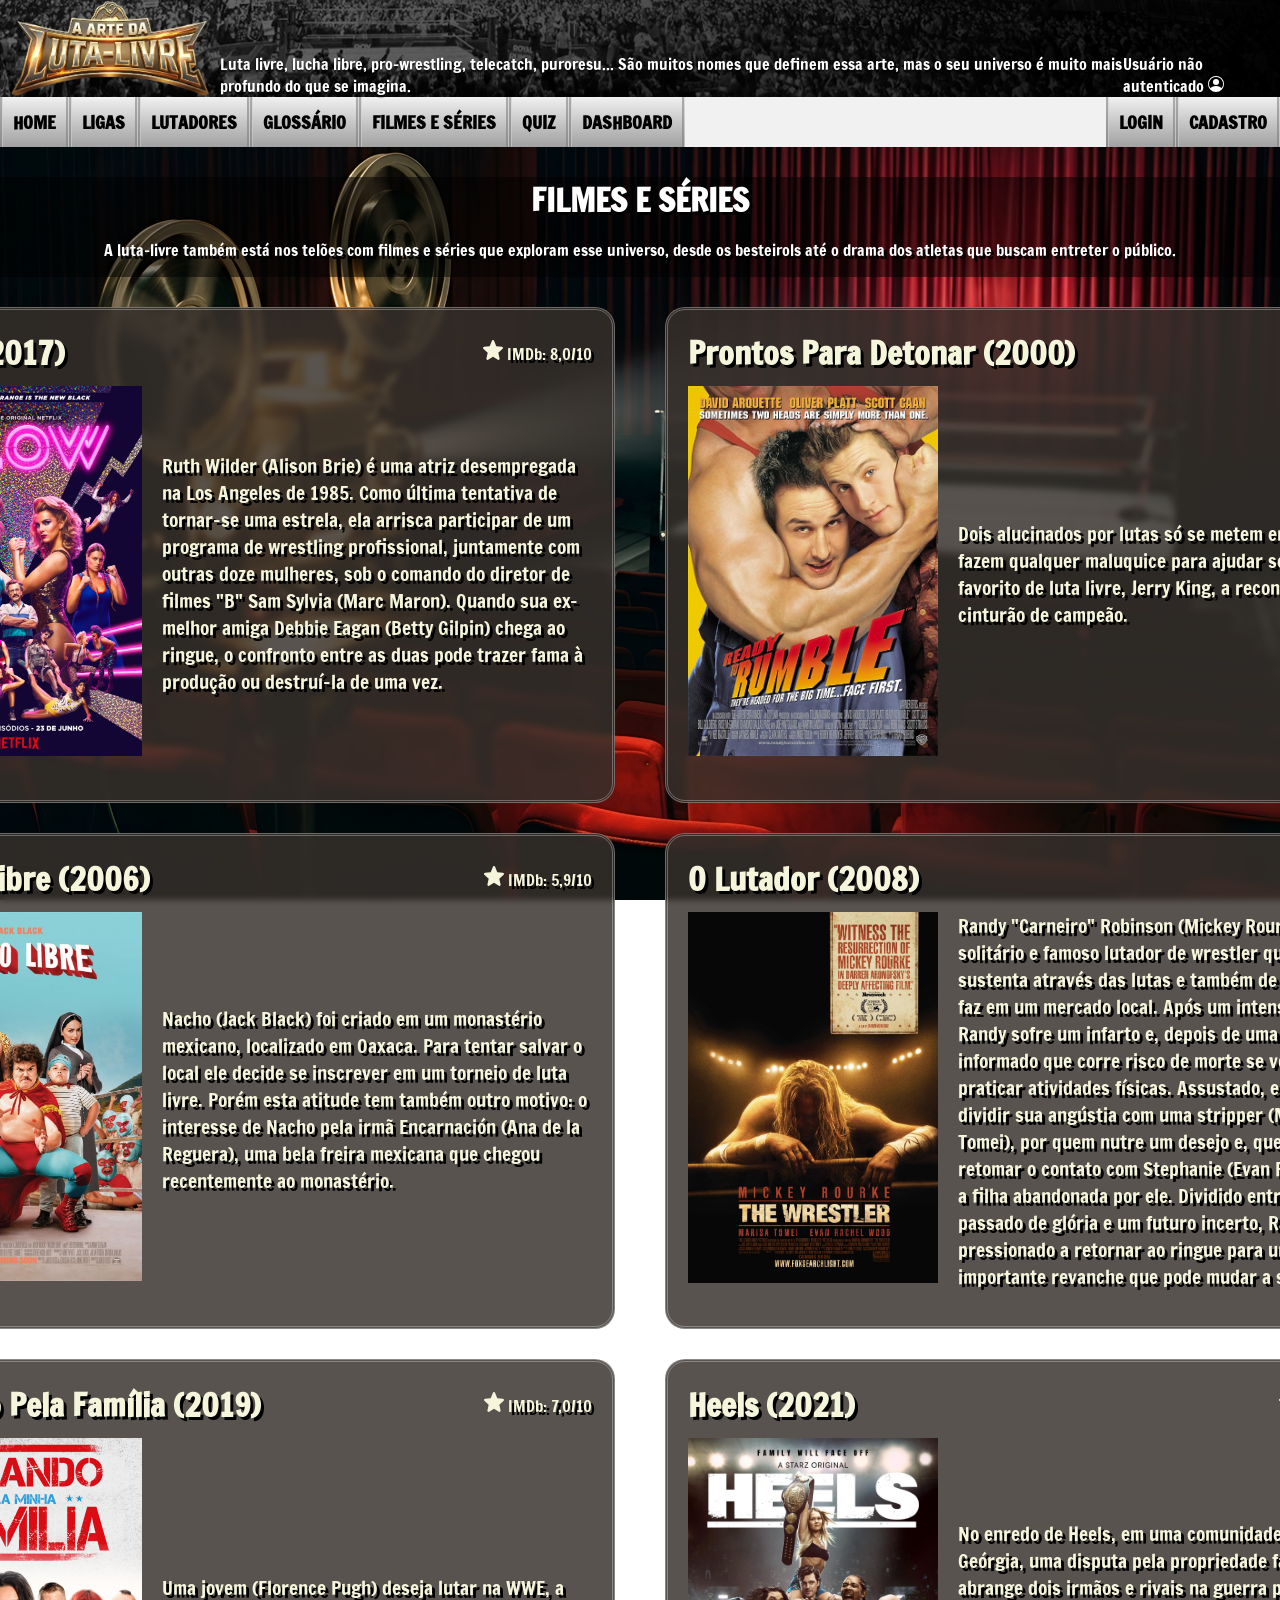
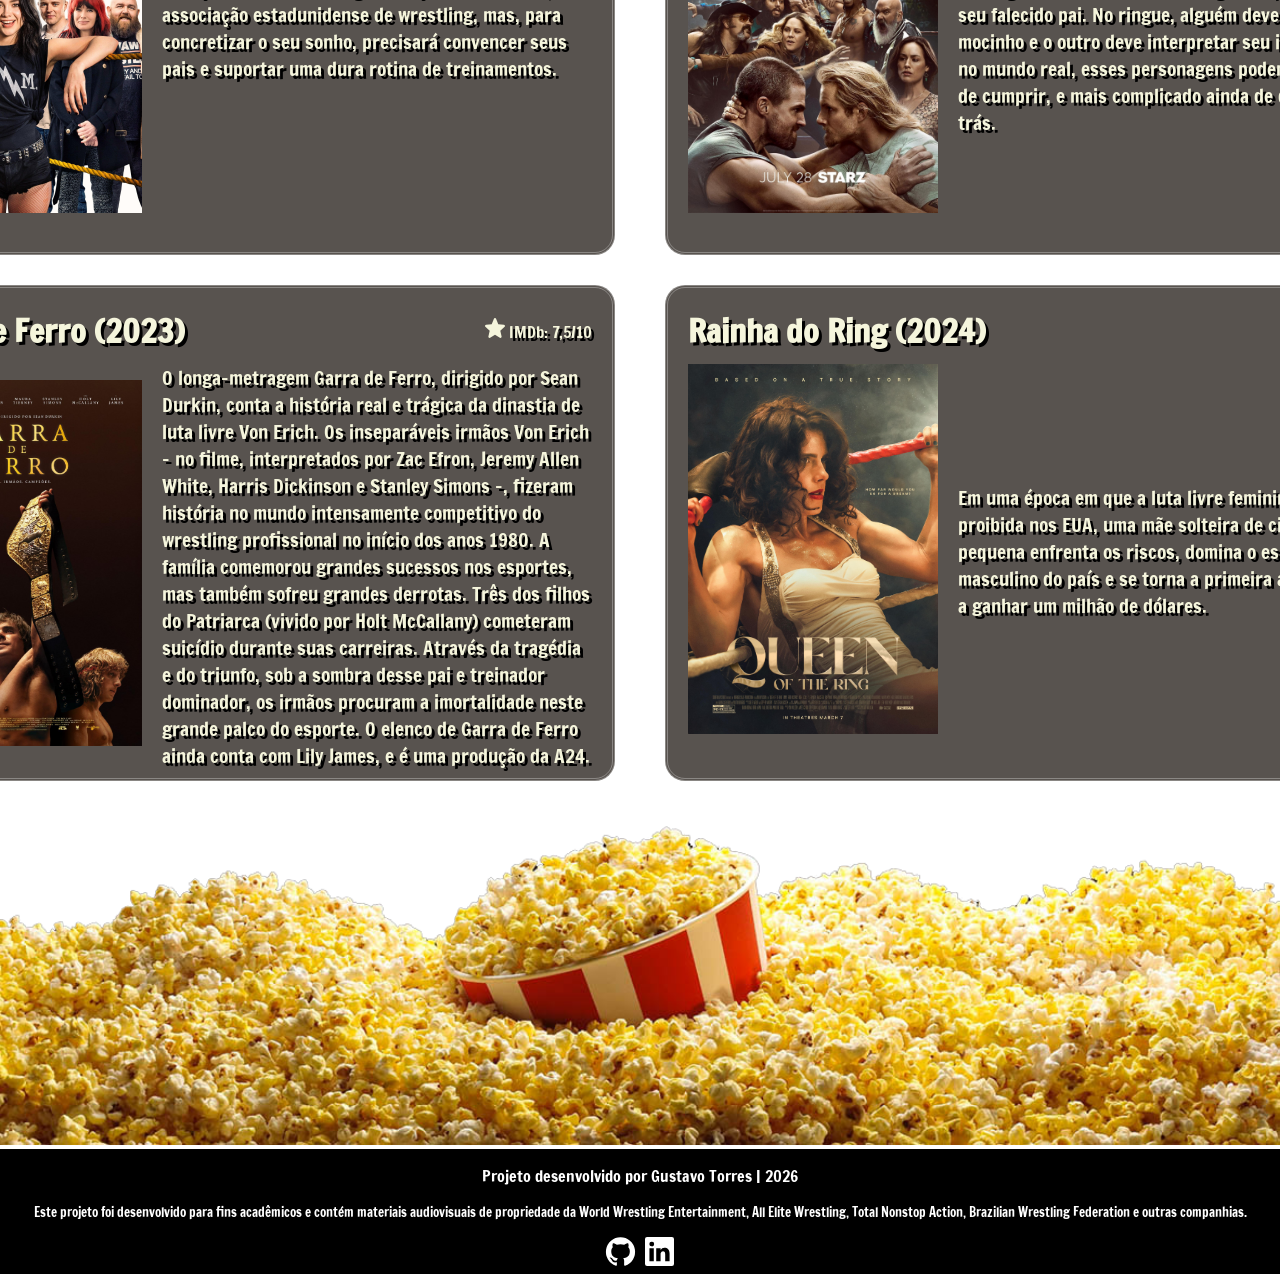
<file: public/filmesSeries.html>
<!doctype html>
<html lang="en">

<head>
  <meta charset="UTF-8" />
  <meta name="viewport" content="width=device-width, initial-scale=1.0" />
  <title>A arte da luta-livre</title>
  <link rel="stylesheet" href="css/style.css" />

  <!-- IMPORTANDO FONTE -->
  <link rel="preconnect" href="https://fonts.googleapis.com" />
  <link rel="preconnect" href="https://fonts.gstatic.com" crossorigin />
  <link href="https://fonts.googleapis.com/css2?family=Francois+One&display=swap" rel="stylesheet" />

  <style>
    body {
      background-image: url(imagens/filmesSeriesBG.png);
      background-repeat: no-repeat;
      background-position: center;
      background-size: cover;
      background-attachment: fixed;
    }
  </style>
  <script src="js/sessao.js"></script>
</head>

<body onload="validarLogin()">
  <header>
    <div class="box-header">
      <div class="box-header-items">
        <img src="imagens/logo.png" alt="" width="200px">
        <div class="box-header-description">
          <p>
            Luta livre, lucha libre, pro-wrestling, telecatch, puroresu... São
            muitos nomes que definem essa arte, mas o seu universo é muito
            mais profundo do que se imagina.
          </p>
        </div>
      </div>
      <div id="user">
      <span id="username">TESTE USUÁRIO</span> <span id="userIcon"><svg xmlns="http://www.w3.org/2000/svg" width="16" height="16" fill="currentColor" class="bi bi-person-circle" viewBox="0 0 16 16">
  <path d="M11 6a3 3 0 1 1-6 0 3 3 0 0 1 6 0"/>
  <path fill-rule="evenodd" d="M0 8a8 8 0 1 1 16 0A8 8 0 0 1 0 8m8-7a7 7 0 0 0-5.468 11.37C3.242 11.226 4.805 10 8 10s4.757 1.225 5.468 2.37A7 7 0 0 0 8 1"/>
</svg></span>
</div>
    </div>
  </header>
  <div class="navbar">
    <div class="navbar-items">
      <div class="navbar-item">
        <a href="index.html">Home</a>
      </div>
      <div class="navbar-item">
        <a href="ligas.html">Ligas</a>
      </div>
      <div class="navbar-item">
        <a href="lutadores.html">Lutadores</a>
      </div>
      <div class="navbar-item">
        <a href="glossario.html">Glossário</a>
      </div>
      <div class="navbar-item">
        <a href="filmesSeries.html">Filmes e séries</a>
      </div>
      <div class="navbar-item">
        <a href="quiz.html">Quiz</a>
      </div>
      <div class="navbar-item">
        <a href="dashboard.html">Dashboard</a>
      </div>
    </div>
    <div class="navbarloginCadastro" id="navbarloginCadastro">
      <div class="navbar-item">
        <a href="login.html">Login</a>
      </div>
      <div class="navbar-item">
        <a href="cadastro.html">Cadastro</a>
      </div>
    </div>
    <div class="navbarSair" id="navbarSair" style="display: none;">
      <div class="navbar-item">
        <a onclick="limparSessao()">Sair</a>
      </div>
    </div>
  </div>

  <div class="bodyFilmesSeries">
    <div class="bodyFilmesSeriesContent">
      <div class="bodyFilmesSeriesHeader">
        <h1>FILMES E SÉRIES</h1>
        <p>A luta-livre também está nos telões com filmes e séries que exploram esse universo, desde os besteirols até o drama dos atletas que buscam entreter o público.</p>
      </div>
      <div class="filmesSeriesRow 1">
        <div class="filmesSeriesCard 1-1">
          <div class="filmesSeriesCardHeader"><span class="filmesSeriesCardTitle">
              <h1>GLOW (2017)</h1>
            </span><span class="filmesSeriesCardInfo"><svg width="20" height="20" xmlns="http://www.w3.org/2000/svg"
                class="ipc-icon ipc-icon--star-inline" viewBox="0 0 24 24" fill="currentColor" role="presentation">
                <path
                  d="M12 20.1l5.82 3.682c1.066.675 2.37-.322 2.09-1.584l-1.543-6.926 5.146-4.667c.94-.85.435-2.465-.799-2.567l-6.773-.602L13.29.89a1.38 1.38 0 0 0-2.581 0l-2.65 6.53-6.774.602C.052 8.126-.453 9.74.486 10.59l5.147 4.666-1.542 6.926c-.28 1.262 1.023 2.26 2.09 1.585L12 20.099z">
                </path>
              </svg> IMDb: 8,0/10</span>
          </div>
          <div class="filmesSeriesCardDiv1">
            <span class="filmesSeriesCardPoster"><img src="imagens/filmesSeries/glow.jpg" alt=""></span>
            <div class="filmesSeriesCardDesc">Ruth Wilder (Alison Brie) é uma atriz desempregada na Los Angeles de 1985.
              Como última tentativa de tornar-se uma estrela, ela arrisca participar de um programa de wrestling
              profissional, juntamente com outras doze mulheres, sob o comando do diretor de filmes "B" Sam Sylvia (Marc
              Maron). Quando sua ex-melhor amiga Debbie Eagan (Betty Gilpin) chega ao ringue, o confronto entre as duas
              pode trazer fama à produção ou destruí-la de uma vez.
            </div>
          </div>
        </div>
        <div class="filmesSeriesCard 1-2">
          <div class="filmesSeriesCardHeader"><span class="filmesSeriesCardTitle">
              <h1>Prontos Para Detonar (2000)</h1>
            </span><span class="filmesSeriesCardInfo"><svg width="20" height="20" xmlns="http://www.w3.org/2000/svg"
                class="ipc-icon ipc-icon--star-inline" viewBox="0 0 24 24" fill="currentColor" role="presentation">
                <path
                  d="M12 20.1l5.82 3.682c1.066.675 2.37-.322 2.09-1.584l-1.543-6.926 5.146-4.667c.94-.85.435-2.465-.799-2.567l-6.773-.602L13.29.89a1.38 1.38 0 0 0-2.581 0l-2.65 6.53-6.774.602C.052 8.126-.453 9.74.486 10.59l5.147 4.666-1.542 6.926c-.28 1.262 1.023 2.26 2.09 1.585L12 20.099z">
                </path>
              </svg> IMDb: 5,4/10</span>
          </div>
          <div class="filmesSeriesCardDiv1">
            <span class="filmesSeriesCardPoster"><img src="imagens/filmesSeries/prontosParaDetonar.jpg" alt=""></span>
            <div class="filmesSeriesCardDesc">Dois alucinados por lutas só se metem em confusão e fazem qualquer
              maluquice para ajudar seu herói favorito de luta livre, Jerry King, a reconquistar o cinturão de campeão.
            </div>
          </div>
        </div>
      </div>
      <div class="filmesSeriesRow 2">
        <div class="filmesSeriesCard 2-1">
          <div class="filmesSeriesCardHeader"><span class="filmesSeriesCardTitle">
              <h1>Nacho Libre (2006)</h1>
            </span><span class="filmesSeriesCardInfo"><svg width="20" height="20" xmlns="http://www.w3.org/2000/svg"
                class="ipc-icon ipc-icon--star-inline" viewBox="0 0 24 24" fill="currentColor" role="presentation">
                <path
                  d="M12 20.1l5.82 3.682c1.066.675 2.37-.322 2.09-1.584l-1.543-6.926 5.146-4.667c.94-.85.435-2.465-.799-2.567l-6.773-.602L13.29.89a1.38 1.38 0 0 0-2.581 0l-2.65 6.53-6.774.602C.052 8.126-.453 9.74.486 10.59l5.147 4.666-1.542 6.926c-.28 1.262 1.023 2.26 2.09 1.585L12 20.099z">
                </path>
              </svg> IMDb: 5,9/10</span>
          </div>
          <div class="filmesSeriesCardDiv1">
            <span class="filmesSeriesCardPoster"><img src="imagens/filmesSeries/nachoLibre.jpg" alt=""></span>
            <div class="filmesSeriesCardDesc">Nacho (Jack Black) foi criado em um monastério mexicano, localizado em
              Oaxaca. Para tentar salvar o local ele decide se inscrever em um torneio de luta livre. Porém esta atitude
              tem também outro motivo: o interesse de Nacho pela irmã Encarnación (Ana de la Reguera), uma bela freira
              mexicana que chegou recentemente ao monastério.
            </div>
          </div>
        </div>
        <div class="filmesSeriesCard 2-2">
          <div class="filmesSeriesCardHeader"><span class="filmesSeriesCardTitle">
              <h1>O Lutador (2008)</h1>
            </span><span class="filmesSeriesCardInfo"><svg width="20" height="20" xmlns="http://www.w3.org/2000/svg"
                class="ipc-icon ipc-icon--star-inline" viewBox="0 0 24 24" fill="currentColor" role="presentation">
                <path
                  d="M12 20.1l5.82 3.682c1.066.675 2.37-.322 2.09-1.584l-1.543-6.926 5.146-4.667c.94-.85.435-2.465-.799-2.567l-6.773-.602L13.29.89a1.38 1.38 0 0 0-2.581 0l-2.65 6.53-6.774.602C.052 8.126-.453 9.74.486 10.59l5.147 4.666-1.542 6.926c-.28 1.262 1.023 2.26 2.09 1.585L12 20.099z">
                </path>
              </svg> IMDb: 7,9/10</span>
          </div>
          <div class="filmesSeriesCardDiv1">
            <span class="filmesSeriesCardPoster"><img src="imagens/filmesSeries/oLutador.jpg" alt=""></span>
            <div class="filmesSeriesCardDesc">Randy "Carneiro" Robinson (Mickey Rourke) é um solitário e famoso lutador
              de wrestler que se sustenta através das lutas e também de "bicos" que faz em um mercado local. Após um
              intenso combate, Randy sofre um infarto e, depois de uma cirurgia, é informado que corre risco de morte se
              voltar a praticar atividades físicas. Assustado, ele procura dividir sua angústia com uma stripper (Marisa
              Tomei), por quem nutre um desejo e, que o ajuda a retomar o contato com Stephanie (Evan Rachel Wood), a
              filha abandonada por ele. Dividido entre um passado de glória e um futuro incerto, Randy se vê pressionado
              a retornar ao ringue para uma importante revanche que pode mudar a sua vida.
            </div>
          </div>
        </div>
      </div>
      <div class="filmesSeriesRow 3">
        <div class="filmesSeriesCard 3-1">
          <div class="filmesSeriesCardHeader"><span class="filmesSeriesCardTitle">
              <h1>Lutando Pela Família (2019)</h1>
            </span><span class="filmesSeriesCardInfo"><svg width="20" height="20" xmlns="http://www.w3.org/2000/svg"
                class="ipc-icon ipc-icon--star-inline" viewBox="0 0 24 24" fill="currentColor" role="presentation">
                <path
                  d="M12 20.1l5.82 3.682c1.066.675 2.37-.322 2.09-1.584l-1.543-6.926 5.146-4.667c.94-.85.435-2.465-.799-2.567l-6.773-.602L13.29.89a1.38 1.38 0 0 0-2.581 0l-2.65 6.53-6.774.602C.052 8.126-.453 9.74.486 10.59l5.147 4.666-1.542 6.926c-.28 1.262 1.023 2.26 2.09 1.585L12 20.099z">
                </path>
              </svg> IMDb: 7,0/10</span>
          </div>
          <div class="filmesSeriesCardDiv1">
            <span class="filmesSeriesCardPoster"><img src="imagens/filmesSeries/lutandoPelaFamilia.jpg" alt=""></span>
            <div class="filmesSeriesCardDesc">Uma jovem (Florence Pugh) deseja lutar na WWE, a associação estadunidense
              de wrestling, mas, para concretizar o seu sonho, precisará convencer seus pais e suportar uma dura rotina
              de treinamentos.
            </div>
          </div>
        </div>
        <div class="filmesSeriesCard 3-2">
          <div class="filmesSeriesCardHeader"><span class="filmesSeriesCardTitle">
              <h1>Heels (2021)</h1>
            </span><span class="filmesSeriesCardInfo"><svg width="20" height="20" xmlns="http://www.w3.org/2000/svg"
                class="ipc-icon ipc-icon--star-inline" viewBox="0 0 24 24" fill="currentColor" role="presentation">
                <path
                  d="M12 20.1l5.82 3.682c1.066.675 2.37-.322 2.09-1.584l-1.543-6.926 5.146-4.667c.94-.85.435-2.465-.799-2.567l-6.773-.602L13.29.89a1.38 1.38 0 0 0-2.581 0l-2.65 6.53-6.774.602C.052 8.126-.453 9.74.486 10.59l5.147 4.666-1.542 6.926c-.28 1.262 1.023 2.26 2.09 1.585L12 20.099z">
                </path>
              </svg> IMDb: 8,0/10</span>
          </div>
          <div class="filmesSeriesCardDiv1">
            <span class="filmesSeriesCardPoster"><img src="imagens/filmesSeries/heels.jpg" alt=""></span>
            <div class="filmesSeriesCardDesc">No enredo de Heels, em uma comunidade unida da Geórgia, uma disputa pela
              propriedade familiar abrange dois irmãos e rivais na guerra pelo legado de seu falecido pai. No ringue,
              alguém deve interpretar o mocinho e o outro deve interpretar seu inimigo. Mas no mundo real, esses
              personagens podem ser difíceis de cumprir, e mais complicado ainda de deixar para trás.
            </div>
          </div>
        </div>
      </div>
      <div class="filmesSeriesRow 4">
        <div class="filmesSeriesCard 4-1">
          <div class="filmesSeriesCardHeader"><span class="filmesSeriesCardTitle">
              <h1>Garra de Ferro (2023)</h1>
            </span><span class="filmesSeriesCardInfo"><svg width="20" height="20" xmlns="http://www.w3.org/2000/svg"
                class="ipc-icon ipc-icon--star-inline" viewBox="0 0 24 24" fill="currentColor" role="presentation">
                <path
                  d="M12 20.1l5.82 3.682c1.066.675 2.37-.322 2.09-1.584l-1.543-6.926 5.146-4.667c.94-.85.435-2.465-.799-2.567l-6.773-.602L13.29.89a1.38 1.38 0 0 0-2.581 0l-2.65 6.53-6.774.602C.052 8.126-.453 9.74.486 10.59l5.147 4.666-1.542 6.926c-.28 1.262 1.023 2.26 2.09 1.585L12 20.099z">
                </path>
              </svg> IMDb: 7,5/10</span>
          </div>
          <div class="filmesSeriesCardDiv1">
            <span class="filmesSeriesCardPoster"><img src="imagens/filmesSeries/garraDeFerro.jpg" alt=""></span>
            <div class="filmesSeriesCardDesc">O longa-metragem Garra de Ferro, dirigido por Sean Durkin, conta a
              história real e trágica da dinastia de luta livre Von Erich. Os inseparáveis ​​irmãos Von Erich - no
              filme, interpretados por Zac Efron, Jeremy Allen White, Harris Dickinson e Stanley Simons -, fizeram
              história no mundo intensamente competitivo do wrestling profissional no início dos anos 1980. A família
              comemorou grandes sucessos nos esportes, mas também sofreu grandes derrotas. Três dos filhos do Patriarca
              (vivido por Holt McCallany) cometeram suicídio durante suas carreiras. Através da tragédia e do triunfo,
              sob a sombra desse pai e treinador dominador, os irmãos procuram a imortalidade neste grande palco do
              esporte. O elenco de Garra de Ferro ainda conta com Lily James, e é uma produção da A24.
            </div>
          </div>
        </div>
        <div class="filmesSeriesCard 4-2">
          <div class="filmesSeriesCardHeader"><span class="filmesSeriesCardTitle">
              <h1>Rainha do Ring (2024)</h1>
            </span><span class="filmesSeriesCardInfo"><svg width="20" height="20" xmlns="http://www.w3.org/2000/svg"
                class="ipc-icon ipc-icon--star-inline" viewBox="0 0 24 24" fill="currentColor" role="presentation">
                <path
                  d="M12 20.1l5.82 3.682c1.066.675 2.37-.322 2.09-1.584l-1.543-6.926 5.146-4.667c.94-.85.435-2.465-.799-2.567l-6.773-.602L13.29.89a1.38 1.38 0 0 0-2.581 0l-2.65 6.53-6.774.602C.052 8.126-.453 9.74.486 10.59l5.147 4.666-1.542 6.926c-.28 1.262 1.023 2.26 2.09 1.585L12 20.099z">
                </path>
              </svg> IMDb: 6,4/10</span>
          </div>
          <div class="filmesSeriesCardDiv1">
            <span class="filmesSeriesCardPoster"><img src="imagens/filmesSeries/queenOfTheRing.jpg" alt=""></span>
            <div class="filmesSeriesCardDesc">Em uma época em que a luta livre feminina era proibida nos EUA, uma mãe
              solteira de cidade pequena enfrenta os riscos, domina o esporte mais masculino do país e se torna a
              primeira atleta mulher a ganhar um milhão de dólares.
            </div>
          </div>
        </div>
      </div>
    </div>
  </div>
  <div class="popcornPreFooter"><img src="imagens/popcorn.png" alt=""></div>
  
  <footer>
    <div class="footer content">
      <div class="footer texto">
        <p>Projeto desenvolvido por Gustavo Torres | 2026</p>
        <p style="font-size: small">
          Este projeto foi desenvolvido para fins acadêmicos e contém
          materiais audiovisuais de propriedade da World Wrestling
          Entertainment, All Elite Wrestling, Total Nonstop Action, Brazilian
          Wrestling Federation e outras companhias.
        </p>
        <svg fill="#ffffff" width="35px" height="35px" viewBox="0 0 24 24" xmlns="http://www.w3.org/2000/svg"
          data-name="Layer 1">
          <a href="https://github.com/GoogaTorres" target="_blank">
            <path d="M12,2.2467A10.00042,10.00042,0,0,0,8.83752,21.73419c.5.08752.6875-.21247.6875-.475,0-.23749-.01251-1.025-.01251-1.86249C7,19.85919,6.35,18.78423,6.15,18.22173A3.636,3.636,0,0,0,5.125,16.8092c-.35-.1875-.85-.65-.01251-.66248A2.00117,2.00117,0,0,1,6.65,17.17169a2.13742,2.13742,0,0,0,2.91248.825A2.10376,2.10376,0,0,1,10.2,16.65923c-2.225-.25-4.55-1.11254-4.55-4.9375a3.89187,3.89187,0,0,1,1.025-2.6875,3.59373,3.59373,0,0,1,.1-2.65s.83747-.26251,2.75,1.025a9.42747,9.42747,0,0,1,5,0c1.91248-1.3,2.75-1.025,2.75-1.025a3.59323,3.59323,0,0,1,.1,2.65,3.869,3.869,0,0,1,1.025,2.6875c0,3.83747-2.33752,4.6875-4.5625,4.9375a2.36814,2.36814,0,0,1,.675,1.85c0,1.33752-.01251,2.41248-.01251,2.75,0,.26251.1875.575.6875.475A10.0053,10.0053,0,0,0,12,2.2467Z" />
          </a>
        </svg>
        <svg fill="#ffffff" width="35px" height="35px" viewBox="0 0 24 24" xmlns="http://www.w3.org/2000/svg"
          data-name="Layer 1">
          <a href="https://www.linkedin.com/in/gustavotorres99/" target="_blank">
            <path d="M20.47,2H3.53A1.45,1.45,0,0,0,2.06,3.43V20.57A1.45,1.45,0,0,0,3.53,22H20.47a1.45,1.45,0,0,0,1.47-1.43V3.43A1.45,1.45,0,0,0,20.47,2ZM8.09,18.74h-3v-9h3ZM6.59,8.48h0a1.56,1.56,0,1,1,0-3.12,1.57,1.57,0,1,1,0,3.12ZM18.91,18.74h-3V13.91c0-1.21-.43-2-1.52-2A1.65,1.65,0,0,0,12.85,13a2,2,0,0,0-.1.73v5h-3s0-8.18,0-9h3V11A3,3,0,0,1,15.46,9.5c2,0,3.45,1.29,3.45,4.06Z" />
          </a>
        </svg>
      </div>
    </div>
  </footer>

</body>

</html>

<script>


  function validarLogin() {
    if (sessionStorage.NOME_USUARIO == undefined) {
      username.innerHTML = `Usuário não autenticado`;
    } else {
      if (sessionStorage.GENERO_USUARIO == `masculino`) {
        username.innerHTML = `Bem-vindo, ${sessionStorage.NOME_USUARIO}`;
        navbarloginCadastro.style.display = "none";
        navbarSair.style.display = "block"
      } else {
        username.innerHTML = `Bem-vinda, ${sessionStorage.NOME_USUARIO}`;
        navbarloginCadastro.style.display = "none";
        navbarSair.style.display = "block"
      }
    }
  }

</script>
</file>
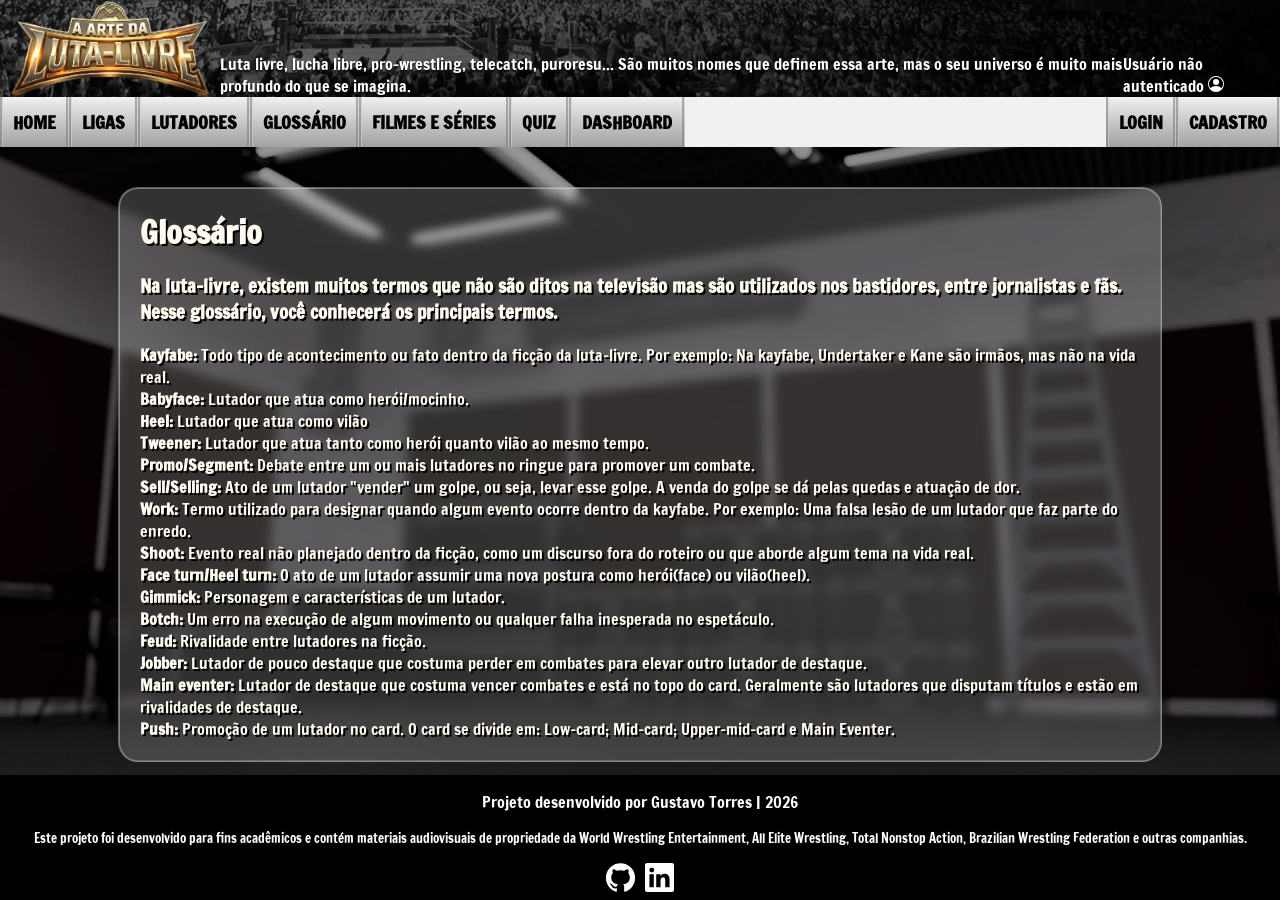
<file: public/glossario.html>
<!doctype html>
<html lang="en">

<head>
  <meta charset="UTF-8" />
  <meta name="viewport" content="width=device-width, initial-scale=1.0" />
  <title>A arte da luta-livre</title>
  <link rel="stylesheet" href="css/style.css" />

  <!-- IMPORTANDO FONTE -->
  <link rel="preconnect" href="https://fonts.googleapis.com" />
  <link rel="preconnect" href="https://fonts.gstatic.com" crossorigin />
  <link href="https://fonts.googleapis.com/css2?family=Francois+One&display=swap" rel="stylesheet" />

    <style>
      body{
        background-image: url(imagens/bgGlossario.jpg);
        background-repeat: no-repeat;
        background-position: center;
        background-size: cover;
      }

      footer{
         position: absolute; /*A POSITION ABSOLUTE SÓ SERÁ USADA QUANDO A PÁGINA NÃO TIVER ROLAGEM*/
      }
    </style>
    <script src="js/sessao.js"></script>
</head>

<body onload="validarLogin()">
  <header>
    <div class="box-header">
      <div class="box-header-items">
        <img src="imagens/logo.png" alt="" width="200px">
        <div class="box-header-description">
          <p>
            Luta livre, lucha libre, pro-wrestling, telecatch, puroresu... São
            muitos nomes que definem essa arte, mas o seu universo é muito
            mais profundo do que se imagina.
          </p>
        </div>
      </div>
      <div id="user">
      <span id="username">TESTE USUÁRIO</span> <span id="userIcon"><svg xmlns="http://www.w3.org/2000/svg" width="16" height="16" fill="currentColor" class="bi bi-person-circle" viewBox="0 0 16 16">
  <path d="M11 6a3 3 0 1 1-6 0 3 3 0 0 1 6 0"/>
  <path fill-rule="evenodd" d="M0 8a8 8 0 1 1 16 0A8 8 0 0 1 0 8m8-7a7 7 0 0 0-5.468 11.37C3.242 11.226 4.805 10 8 10s4.757 1.225 5.468 2.37A7 7 0 0 0 8 1"/>
</svg></span>
</div>
    </div>
  </header>
  <div class="navbar">
    <div class="navbar-items">
      <div class="navbar-item">
        <a href="index.html">Home</a>
      </div>
      <div class="navbar-item">
        <a href="ligas.html">Ligas</a>
      </div>
      <div class="navbar-item">
        <a href="lutadores.html">Lutadores</a>
      </div>
      <div class="navbar-item">
        <a href="glossario.html">Glossário</a>
      </div>
      <div class="navbar-item">
        <a href="filmesSeries.html">Filmes e séries</a>
      </div>
      <div class="navbar-item">
        <a href="quiz.html">Quiz</a>
      </div>
      <div class="navbar-item">
        <a href="dashboard.html">Dashboard</a>
      </div>
    </div>
    <div class="navbarloginCadastro" id="navbarloginCadastro">
      <div class="navbar-item">
        <a href="login.html">Login</a>
      </div>
      <div class="navbar-item">
        <a href="cadastro.html">Cadastro</a>
      </div>
    </div>
    <div class="navbarSair" id="navbarSair" style="display: none;">
      <div class="navbar-item">
        <a onclick="limparSessao()">Sair</a>
      </div>
    </div>
  </div>

  <div class="bodyGlossario">
    <div class="bodyGlossarioContent">
      <h1>Glossário</h1>
      <h3>Na luta-livre, existem muitos termos que não são ditos na televisão mas são utilizados nos bastidores, entre jornalistas e fãs. Nesse glossário, você conhecerá os principais termos.</h3>
      <b>Kayfabe: </b>Todo tipo de acontecimento ou fato dentro da ficção da luta-livre. Por exemplo: Na kayfabe, Undertaker e Kane são irmãos, mas não na vida real.<br>
      <b>Babyface: </b>Lutador que atua como herói/mocinho.<br>
      <b>Heel: </b>Lutador que atua como vilão<br>
      <b>Tweener: </b>Lutador que atua tanto como herói quanto vilão ao mesmo tempo.<br>
      <b>Promo/Segment: </b>Debate entre um ou mais lutadores no ringue para promover um combate.<br>
      <b>Sell/Selling: </b>Ato de um lutador "vender" um golpe, ou seja, levar esse golpe. A venda do golpe se dá pelas quedas e atuação de dor.<br>
      <b>Work: </b>Termo utilizado para designar quando algum evento ocorre dentro da kayfabe. Por exemplo: Uma falsa lesão de um lutador que faz parte do enredo.<br>
      <b>Shoot: </b>Evento real não planejado dentro da ficção, como um discurso fora do roteiro ou que aborde algum tema na vida real.<br>
      <b>Face turn/Heel turn: </b>O ato de um lutador assumir uma nova postura como herói(face) ou vilão(heel).<br>
      <b>Gimmick: </b>Personagem e características de um lutador.<br>
      <b>Botch: </b>Um erro na execução de algum movimento ou qualquer falha inesperada no espetáculo.<br>
      <b>Feud: </b>Rivalidade entre lutadores na ficção.<br>
      <b>Jobber: </b>Lutador de pouco destaque que costuma perder em combates para elevar outro lutador de destaque.<br>
      <b>Main eventer: </b>Lutador de destaque que costuma vencer combates e está no topo do card. Geralmente são lutadores que disputam títulos e estão em rivalidades de destaque.<br>
      <b>Push: </b>Promoção de um lutador no card. O card se divide em: Low-card; Mid-card; Upper-mid-card e Main Eventer.<br>
    </div>
  </div>

  <footer>
    <div class="footer content">
      <div class="footer texto">
        <p>Projeto desenvolvido por Gustavo Torres | 2026</p>
        <p style="font-size: small">
          Este projeto foi desenvolvido para fins acadêmicos e contém
          materiais audiovisuais de propriedade da World Wrestling
          Entertainment, All Elite Wrestling, Total Nonstop Action, Brazilian
          Wrestling Federation e outras companhias.
        </p>
        <svg fill="#ffffff" width="35px" height="35px" viewBox="0 0 24 24" xmlns="http://www.w3.org/2000/svg"
          data-name="Layer 1">
          <a href="https://github.com/GoogaTorres" target="_blank">
            <path d="M12,2.2467A10.00042,10.00042,0,0,0,8.83752,21.73419c.5.08752.6875-.21247.6875-.475,0-.23749-.01251-1.025-.01251-1.86249C7,19.85919,6.35,18.78423,6.15,18.22173A3.636,3.636,0,0,0,5.125,16.8092c-.35-.1875-.85-.65-.01251-.66248A2.00117,2.00117,0,0,1,6.65,17.17169a2.13742,2.13742,0,0,0,2.91248.825A2.10376,2.10376,0,0,1,10.2,16.65923c-2.225-.25-4.55-1.11254-4.55-4.9375a3.89187,3.89187,0,0,1,1.025-2.6875,3.59373,3.59373,0,0,1,.1-2.65s.83747-.26251,2.75,1.025a9.42747,9.42747,0,0,1,5,0c1.91248-1.3,2.75-1.025,2.75-1.025a3.59323,3.59323,0,0,1,.1,2.65,3.869,3.869,0,0,1,1.025,2.6875c0,3.83747-2.33752,4.6875-4.5625,4.9375a2.36814,2.36814,0,0,1,.675,1.85c0,1.33752-.01251,2.41248-.01251,2.75,0,.26251.1875.575.6875.475A10.0053,10.0053,0,0,0,12,2.2467Z" />
          </a>
        </svg>
        <svg fill="#ffffff" width="35px" height="35px" viewBox="0 0 24 24" xmlns="http://www.w3.org/2000/svg"
          data-name="Layer 1">
          <a href="https://www.linkedin.com/in/gustavotorres99/" target="_blank">
            <path d="M20.47,2H3.53A1.45,1.45,0,0,0,2.06,3.43V20.57A1.45,1.45,0,0,0,3.53,22H20.47a1.45,1.45,0,0,0,1.47-1.43V3.43A1.45,1.45,0,0,0,20.47,2ZM8.09,18.74h-3v-9h3ZM6.59,8.48h0a1.56,1.56,0,1,1,0-3.12,1.57,1.57,0,1,1,0,3.12ZM18.91,18.74h-3V13.91c0-1.21-.43-2-1.52-2A1.65,1.65,0,0,0,12.85,13a2,2,0,0,0-.1.73v5h-3s0-8.18,0-9h3V11A3,3,0,0,1,15.46,9.5c2,0,3.45,1.29,3.45,4.06Z" />
          </a>
        </svg>
      </div>
    </div>
  </footer>

</body>

</html>

<script>  
  
  
  function validarLogin() {
    if (sessionStorage.NOME_USUARIO == undefined) {
      username.innerHTML = `Usuário não autenticado`;
    } else {
      if (sessionStorage.GENERO_USUARIO == `masculino`) {
        username.innerHTML = `Bem-vindo, ${sessionStorage.NOME_USUARIO}`;
        navbarloginCadastro.style.display = "none";
        navbarSair.style.display = "block"
      } else {
        username.innerHTML = `Bem-vinda, ${sessionStorage.NOME_USUARIO}`;
        navbarloginCadastro.style.display = "none";
        navbarSair.style.display = "block"
      }
    }
  }

</script>
</file>
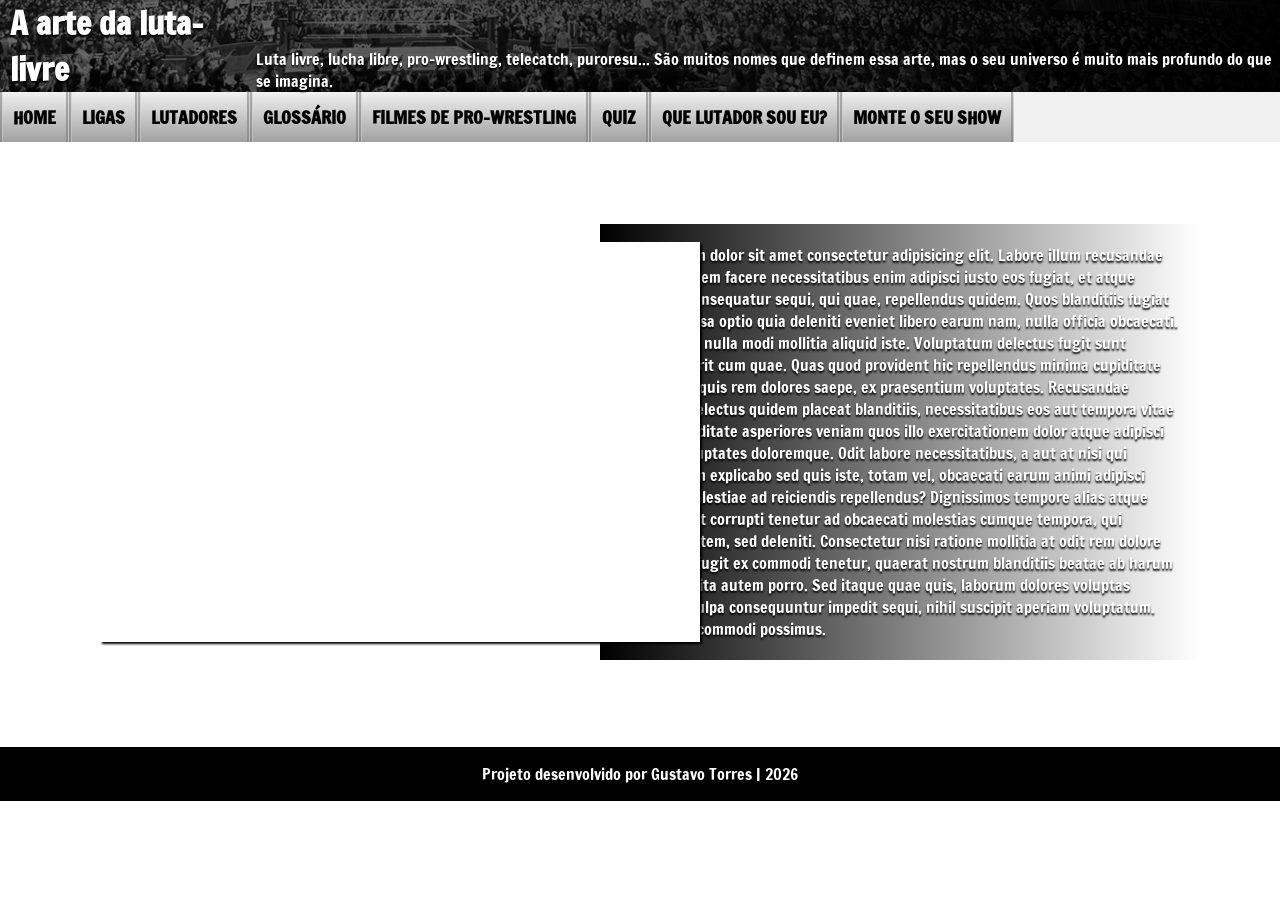
<file: public/index - backup.html>
<!doctype html>
<html lang="en">
  <head>
    <meta charset="UTF-8" />
    <meta name="viewport" content="width=device-width, initial-scale=1.0" />
    <title>A arte da luta-livre</title>
    <link rel="stylesheet" href="css/style.css" />

    <!-- IMPORTANDO FONTE -->
    <link rel="preconnect" href="https://fonts.googleapis.com" />
    <link rel="preconnect" href="https://fonts.gstatic.com" crossorigin />
    <link
      href="https://fonts.googleapis.com/css2?family=Francois+One&display=swap"
      rel="stylesheet"
    />
  </head>
  <body>
    <header>
      <div class="box-header">
        <div class="box-header-items">
          <h1>A arte da luta-livre</h1>
          <div class="box-header-description">
            <p>
              Luta livre, lucha libre, pro-wrestling, telecatch, puroresu... São
              muitos nomes que definem essa arte, mas o seu universo é muito
              mais profundo do que se imagina.
            </p>
          </div>
        </div>
      </div>
    </header>
    <div class="navbar">
      <div class="navbar-items">
        <div class="navbar-item">
          <a href="">Home</a>
        </div>
        <div class="navbar-item">
          <a href="">Ligas</a>
        </div>
        <div class="navbar-item">
          <a href="">Lutadores</a>
        </div>
        <div class="navbar-item">
          <a href="">Glossário</a>
        </div>
        <div class="navbar-item">
          <a href="">Filmes de Pro-Wrestling</a>
        </div>
        <div class="navbar-item">
          <a href="">Quiz</a>
        </div>
        <div class="navbar-item">
          <a href="">Que lutador sou eu?</a>
        </div>
        <div class="navbar-item">
          <a href="">Monte o seu show</a>
        </div>
      </div>
    </div>
      <div class="card main">
        <div class="card content">
          <div class="card image">
            <div class="img"></div>
          </div>
          <div class="card text">
            <p>
              Lorem ipsum dolor sit amet consectetur adipisicing elit. Labore
              illum recusandae exercitationem facere necessitatibus enim adipisci
              iusto eos fugiat, et atque explicabo consequatur sequi, qui quae,
              repellendus quidem. Quos blanditiis fugiat quia non. Ipsa optio quia
              deleniti eveniet libero earum nam, nulla officia obcaecati. Beatae
              velit nulla modi mollitia aliquid iste. Voluptatum delectus fugit
              sunt reprehenderit cum quae. Quas quod provident hic repellendus
              minima cupiditate aspernatur quis rem dolores saepe, ex praesentium
              voluptates. Recusandae molestias delectus quidem placeat blanditiis,
              necessitatibus eos aut tempora vitae officiis cupiditate asperiores
              veniam quos illo exercitationem dolor atque adipisci tenetur
              voluptates doloremque. Odit labore necessitatibus, a aut at nisi qui
              accusantium explicabo sed quis iste, totam vel, obcaecati earum
              animi adipisci sapiente molestiae ad reiciendis repellendus?
              Dignissimos tempore alias atque veritatis odit corrupti tenetur ad
              obcaecati molestias cumque tempora, qui commodi autem, sed deleniti.
              Consectetur nisi ratione mollitia at odit rem dolore modi culpa
              fugit ex commodi tenetur, quaerat nostrum blanditiis beatae ab harum
              quasi expedita autem porro. Sed itaque quae quis, laborum dolores
              voluptas reiciendis culpa consequuntur impedit sequi, nihil suscipit
              aperiam voluptatum. Ipsum cum commodi possimus.
            </p>
          </div>

        </div>

      </div>
    <footer>
    <div class="footer content">
      <p>Projeto desenvolvido por Gustavo Torres | 2026</p>
    </div>
  </footer>

  </body>
</html>
</file>
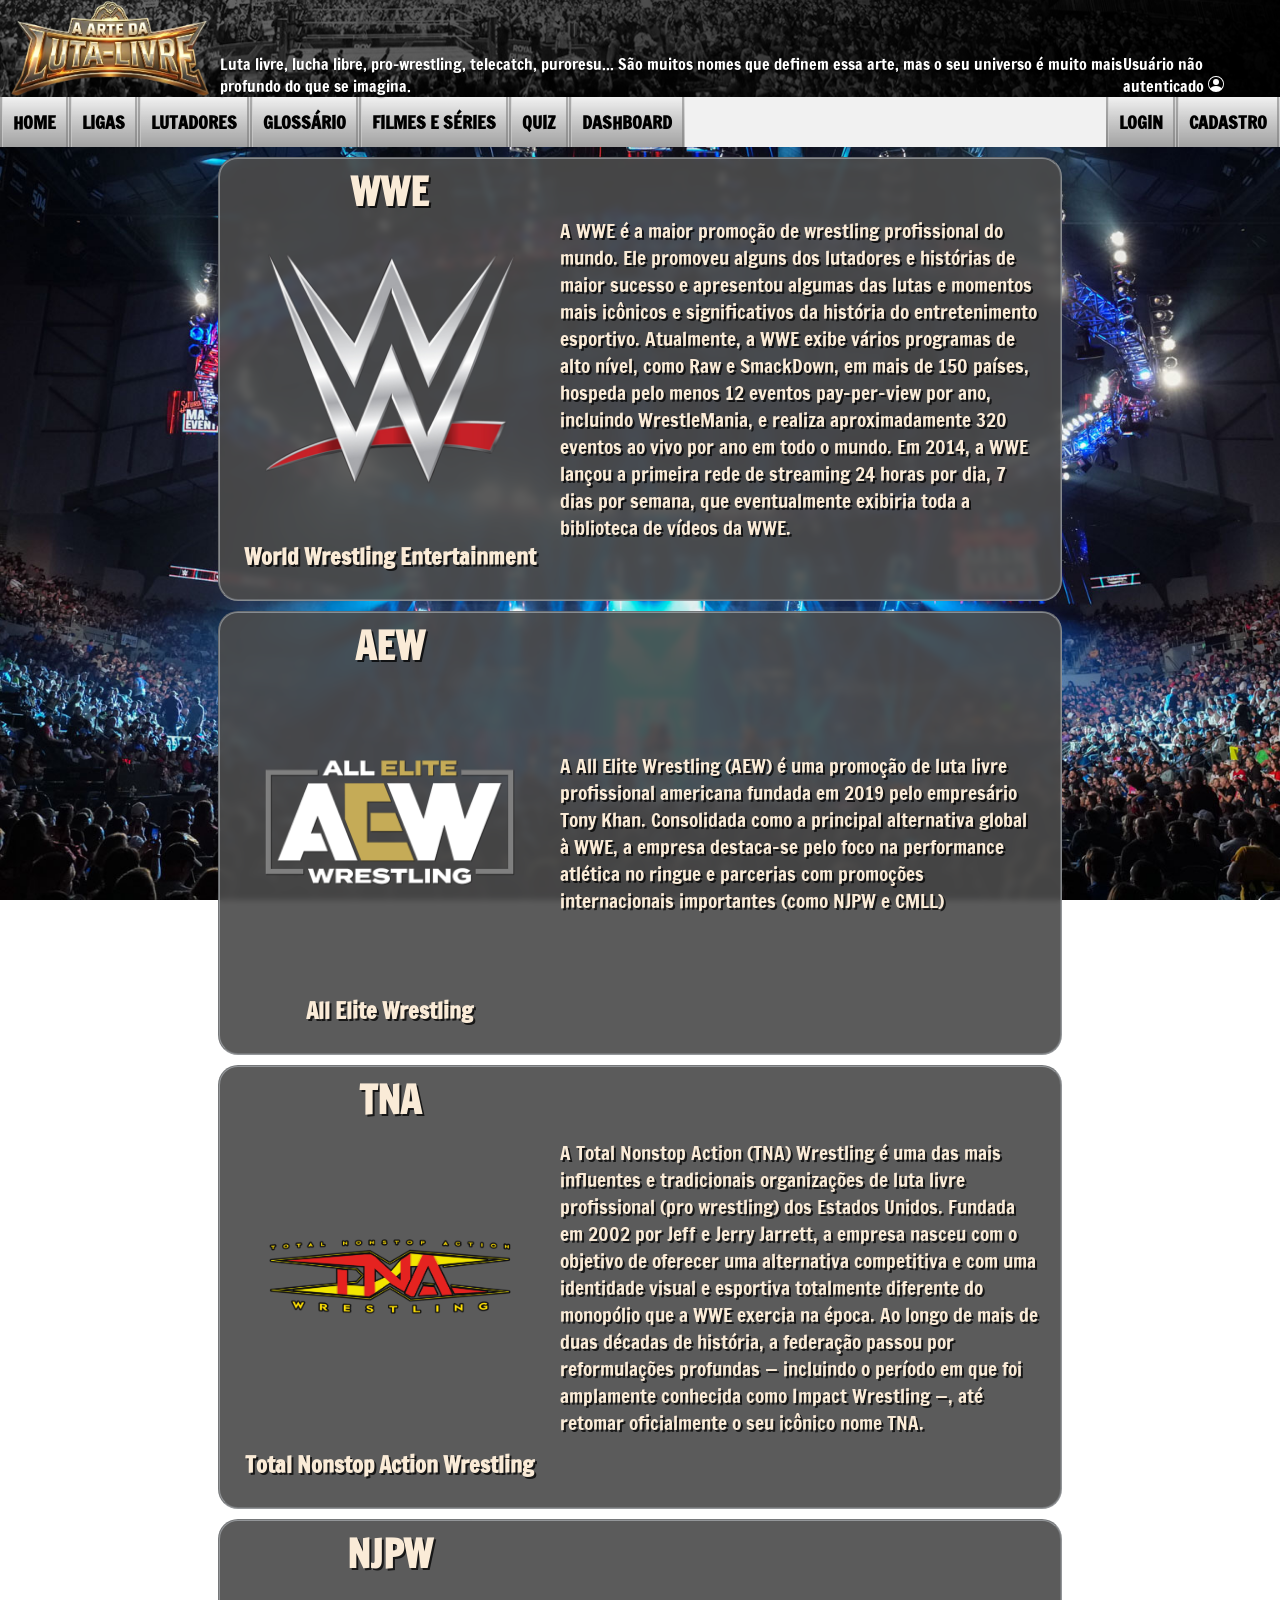
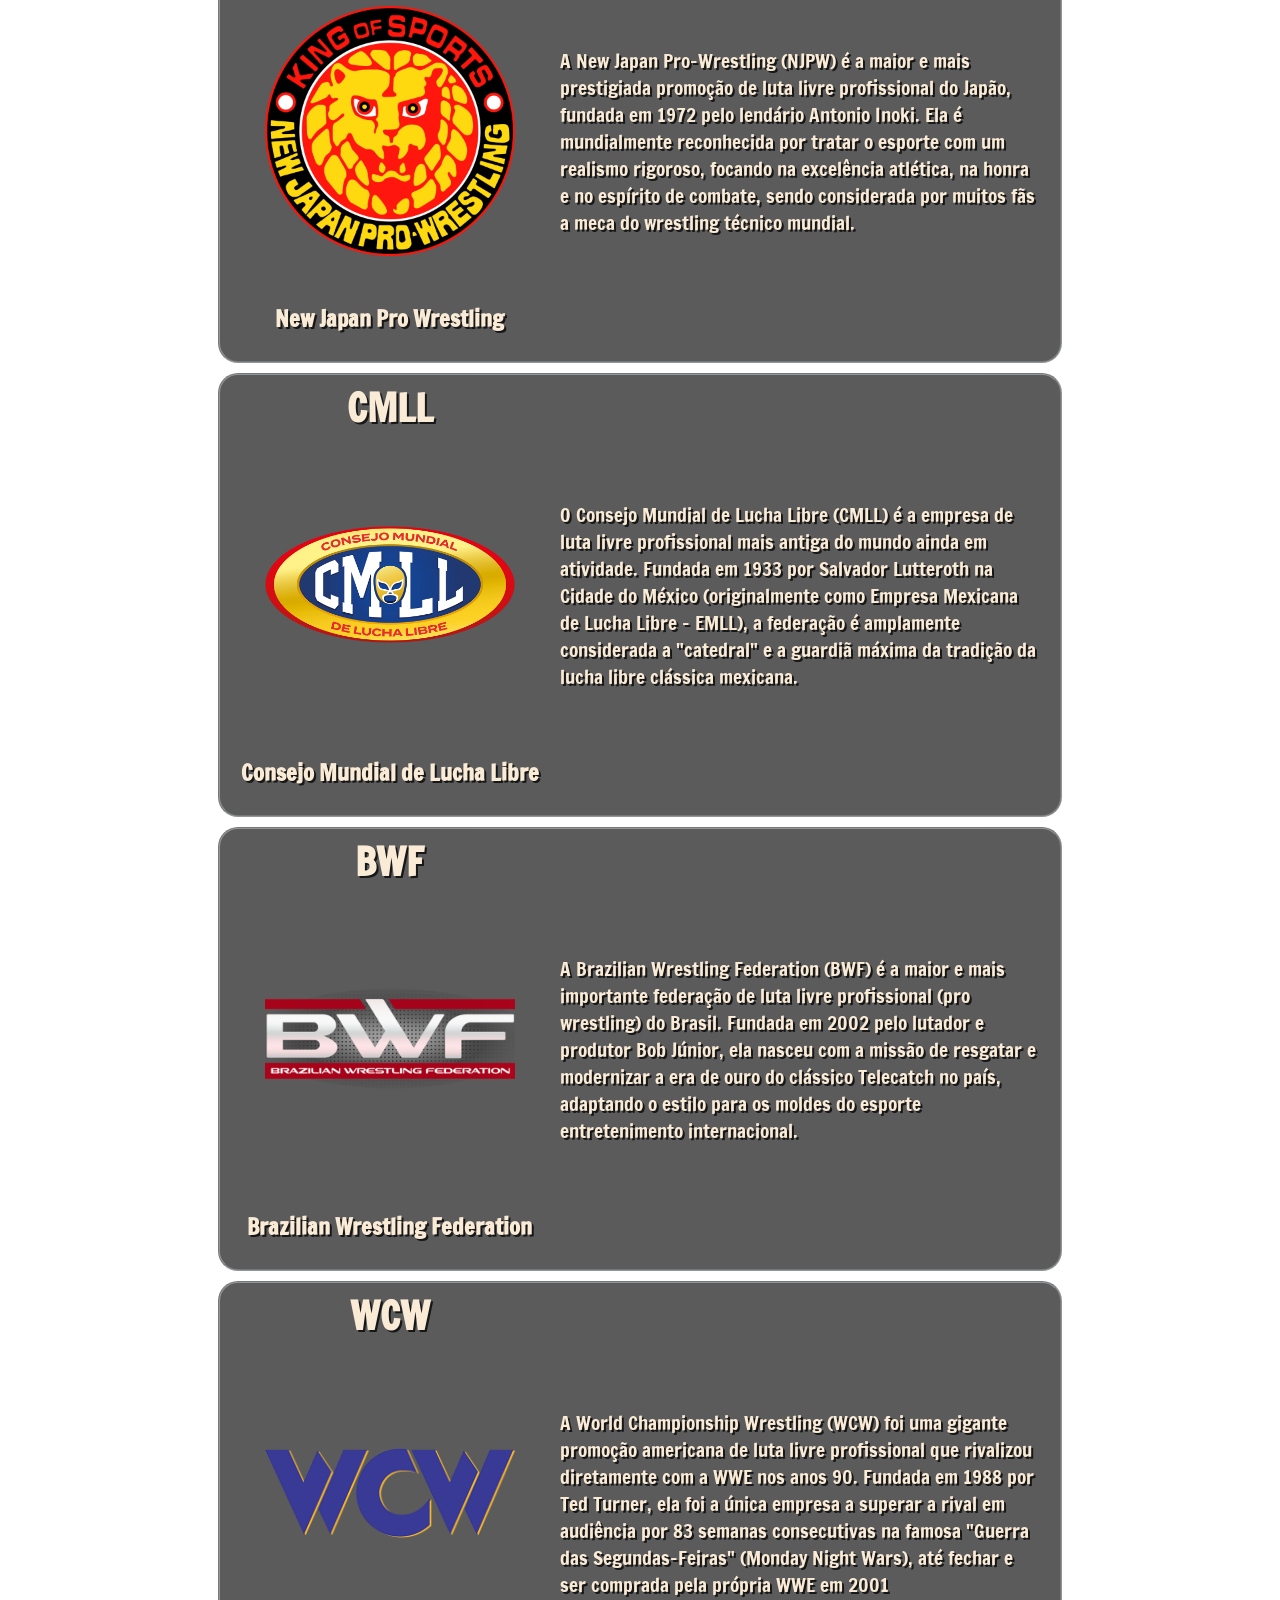
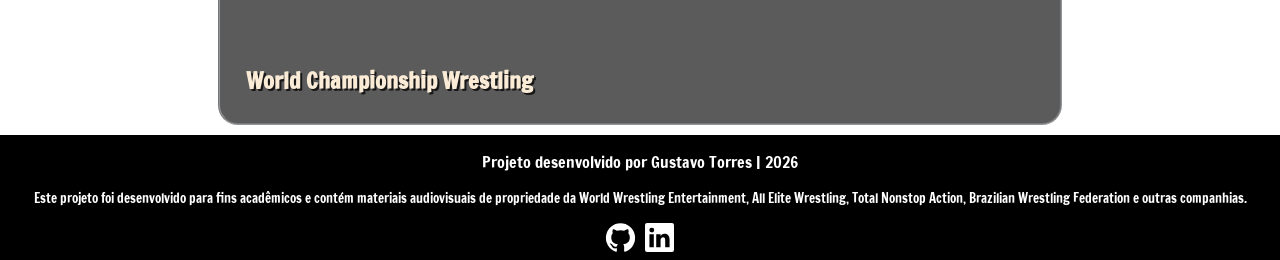
<file: public/ligas.html>
<!doctype html>
<html lang="en">

<head>
  <meta charset="UTF-8" />
  <meta name="viewport" content="width=device-width, initial-scale=1.0" />
  <title>A arte da luta-livre</title>
  <link rel="stylesheet" href="css/style.css" />

  <!-- IMPORTANDO FONTE -->
  <link rel="preconnect" href="https://fonts.googleapis.com" />
  <link rel="preconnect" href="https://fonts.gstatic.com" crossorigin />
  <link href="https://fonts.googleapis.com/css2?family=Francois+One&display=swap" rel="stylesheet" />

  <style>
    body {
      background-image: url(imagens/036_SNME_05232026CN_111833.jpg);
      background-repeat: no-repeat;
      background-position: center;
      background-size: cover;
      background-attachment: fixed;
    }
  </style>
<script src="js/sessao.js"></script>
</head>

<body onload="validarLogin()">
  <header>
    <div class="box-header">
      <div class="box-header-items">
        <img src="imagens/logo.png" alt="" width="200px" />
        <div class="box-header-description">
          <p>
            Luta livre, lucha libre, pro-wrestling, telecatch, puroresu... São
            muitos nomes que definem essa arte, mas o seu universo é muito
            mais profundo do que se imagina.
          </p>
        </div>
      </div>
      <div id="user">
        <span id="username">TESTE USUÁRIO</span>
        <span id="userIcon"><svg xmlns="http://www.w3.org/2000/svg" width="16" height="16" fill="currentColor"
            class="bi bi-person-circle" viewBox="0 0 16 16">
            <path d="M11 6a3 3 0 1 1-6 0 3 3 0 0 1 6 0" />
            <path fill-rule="evenodd"
              d="M0 8a8 8 0 1 1 16 0A8 8 0 0 1 0 8m8-7a7 7 0 0 0-5.468 11.37C3.242 11.226 4.805 10 8 10s4.757 1.225 5.468 2.37A7 7 0 0 0 8 1" />
          </svg></span>
      </div>
    </div>
  </header>
  <div class="navbar">
    <div class="navbar-items">
      <div class="navbar-item">
        <a href="index.html">Home</a>
      </div>
      <div class="navbar-item">
        <a href="ligas.html">Ligas</a>
      </div>
      <div class="navbar-item">
        <a href="lutadores.html">Lutadores</a>
      </div>
      <div class="navbar-item">
        <a href="glossario.html">Glossário</a>
      </div>
      <div class="navbar-item">
        <a href="filmesSeries.html">Filmes e séries</a>
      </div>
      <div class="navbar-item">
        <a href="quiz.html">Quiz</a>
      </div>
      <div class="navbar-item">
        <a href="dashboard.html">Dashboard</a>
      </div>
    </div>
    <div class="navbarloginCadastro" id="navbarloginCadastro">
      <div class="navbar-item">
        <a href="login.html">Login</a>
      </div>
      <div class="navbar-item">
        <a href="cadastro.html">Cadastro</a>
      </div>
    </div>
    <div class="navbarSair" id="navbarSair" style="display: none;">
      <div class="navbar-item">
        <a onclick="limparSessao()">Sair</a>
      </div>
    </div>
  </div>

  <div class="bodyLigas">

    <div class="cardLigas" id="wwe">
      <div class="div1">
        <div class="siglaLiga">
          <h1>WWE</h1>
        </div>
        <div class="logoLiga">
          <img src="imagens/ligas/wwe.png" alt="" width="250px">
        </div>
        <div class="nomeLiga">
          <h3>World Wrestling Entertainment</h3>
        </div>
      </div>
      <div class="descricao">
        <p>A WWE é a maior promoção de wrestling profissional do mundo. Ele promoveu alguns dos lutadores e histórias de
          maior sucesso e apresentou algumas das lutas e momentos mais icônicos e significativos da história do
          entretenimento esportivo. Atualmente, a WWE exibe vários programas de alto nível, como Raw e SmackDown, em
          mais de 150 países, hospeda pelo menos 12 eventos pay-per-view por ano, incluindo WrestleMania, e realiza
          aproximadamente 320 eventos ao vivo por ano em todo o mundo. Em 2014, a WWE lançou a primeira rede de
          streaming 24 horas por dia, 7 dias por semana, que eventualmente exibiria toda a biblioteca de vídeos da WWE.
        </p>
      </div>
    </div>

    <div class="cardLigas" id="aew">
      <div class="div1">
        <div class="siglaLiga">
          <h1>AEW</h1>
        </div>
        <div class="logoLiga">
          <img src="imagens/ligas/aew.png" alt="" width="250px">
        </div>
        <div class="nomeLiga">
          <h3>All Elite Wrestling</h3>
        </div>
      </div>
      <div class="descricao">
        <p>A All Elite Wrestling (AEW) é uma promoção de luta livre profissional americana fundada em 2019 pelo
          empresário Tony Khan. Consolidada como a principal alternativa global à WWE, a empresa destaca-se pelo foco na
          performance atlética no ringue e parcerias com promoções internacionais importantes (como NJPW e CMLL)</p>
      </div>
    </div>

    <div class="cardLigas" id="wwe">
      <div class="div1">
        <div class="siglaLiga">
          <h1>TNA</h1>
        </div>
        <div class="logoLiga">
          <img src="imagens/ligas/tna.png" alt="" width="250px">
        </div>
        <div class="nomeLiga">
          <h3>Total Nonstop Action Wrestling</h3>
        </div>
      </div>
      <div class="descricao">
        <p>A Total Nonstop Action (TNA) Wrestling é uma das mais influentes e tradicionais organizações de luta livre
          profissional (pro wrestling) dos Estados Unidos. Fundada em 2002 por Jeff e Jerry Jarrett, a empresa nasceu
          com o objetivo de oferecer uma alternativa competitiva e com uma identidade visual e esportiva totalmente
          diferente do monopólio que a WWE exercia na época. Ao longo de mais de duas décadas de história, a federação
          passou por reformulações profundas — incluindo o período em que foi amplamente conhecida como Impact Wrestling
          —, até retomar oficialmente o seu icônico nome TNA.
        </p>
      </div>
    </div>

    <div class="cardLigas" id="njpw">
      <div class="div1">
        <div class="siglaLiga">
          <h1>NJPW</h1>
        </div>
        <div class="logoLiga">
          <img src="imagens/ligas/njpw.webp" alt="" width="250px">
        </div>
        <div class="nomeLiga">
          <h3>New Japan Pro Wrestling</h3>
        </div>
      </div>
      <div class="descricao">
        <p>A New Japan Pro-Wrestling (NJPW) é a maior e mais prestigiada promoção de luta livre profissional do Japão,
          fundada em 1972 pelo lendário Antonio Inoki. Ela é mundialmente reconhecida por tratar o esporte com um
          realismo rigoroso, focando na excelência atlética, na honra e no espírito de combate, sendo considerada por
          muitos fãs a meca do wrestling técnico mundial.</p>
      </div>
    </div>

    <div class="cardLigas" id="cmll">
      <div class="div1">
        <div class="siglaLiga">
          <h1>CMLL</h1>
        </div>
        <div class="logoLiga">
          <img src="imagens/ligas/cmll.png" alt="" width="250px">
        </div>
        <div class="nomeLiga">
          <h3>Consejo Mundial de Lucha Libre</h3>
        </div>
      </div>
      <div class="descricao">
        <p>O Consejo Mundial de Lucha Libre (CMLL) é a empresa de luta livre profissional mais antiga do mundo ainda em
          atividade. Fundada em 1933 por Salvador Lutteroth na Cidade do México (originalmente como Empresa Mexicana de
          Lucha Libre - EMLL), a federação é amplamente considerada a "catedral" e a guardiã máxima da tradição da lucha
          libre clássica mexicana.</p>
      </div>
    </div>

    <div class="cardLigas" id="bwf">
      <div class="div1">
        <div class="siglaLiga">
          <h1>BWF</h1>
        </div>
        <div class="logoLiga">
          <img src="imagens/ligas/bwf.png" alt="" width="250px">
        </div>
        <div class="nomeLiga">
          <h3>Brazilian Wrestling Federation</h3>
        </div>
      </div>
      <div class="descricao">
        <p>A Brazilian Wrestling Federation (BWF) é a maior e mais importante federação de luta livre profissional (pro
          wrestling) do Brasil. Fundada em 2002 pelo lutador e produtor Bob Júnior, ela nasceu com a missão de resgatar
          e modernizar a era de ouro do clássico Telecatch no país, adaptando o estilo para os moldes do esporte
          entretenimento internacional.</p>
      </div>
    </div>

    <div class="cardLigas" id="wcw">
      <div class="div1">
        <div class="siglaLiga">
          <h1>WCW</h1>
        </div>
        <div class="logoLiga">
          <img src="imagens/ligas/wcw.png" alt="" width="250px">
        </div>
        <div class="nomeLiga">
          <h3>World Championship Wrestling</h3>
        </div>
      </div>
      <div class="descricao">
        <p>A World Championship Wrestling (WCW) foi uma gigante promoção americana de luta livre profissional que
          rivalizou diretamente com a WWE nos anos 90. Fundada em 1988 por Ted Turner, ela foi a única empresa a
          superar a rival em audiência por 83 semanas consecutivas na famosa "Guerra das Segundas-Feiras" (Monday Night
          Wars), até fechar e ser comprada pela própria WWE em 2001</p>
      </div>
    </div>

  <footer>
    <div class="footer content">
      <div class="footer texto">
        <p>Projeto desenvolvido por Gustavo Torres | 2026</p>
        <p style="font-size: small">
          Este projeto foi desenvolvido para fins acadêmicos e contém
          materiais audiovisuais de propriedade da World Wrestling
          Entertainment, All Elite Wrestling, Total Nonstop Action, Brazilian
          Wrestling Federation e outras companhias.
        </p>
        <svg fill="#ffffff" width="35px" height="35px" viewBox="0 0 24 24" xmlns="http://www.w3.org/2000/svg"
          data-name="Layer 1">
          <a href="https://github.com/GoogaTorres" target="_blank">
            <path d="M12,2.2467A10.00042,10.00042,0,0,0,8.83752,21.73419c.5.08752.6875-.21247.6875-.475,0-.23749-.01251-1.025-.01251-1.86249C7,19.85919,6.35,18.78423,6.15,18.22173A3.636,3.636,0,0,0,5.125,16.8092c-.35-.1875-.85-.65-.01251-.66248A2.00117,2.00117,0,0,1,6.65,17.17169a2.13742,2.13742,0,0,0,2.91248.825A2.10376,2.10376,0,0,1,10.2,16.65923c-2.225-.25-4.55-1.11254-4.55-4.9375a3.89187,3.89187,0,0,1,1.025-2.6875,3.59373,3.59373,0,0,1,.1-2.65s.83747-.26251,2.75,1.025a9.42747,9.42747,0,0,1,5,0c1.91248-1.3,2.75-1.025,2.75-1.025a3.59323,3.59323,0,0,1,.1,2.65,3.869,3.869,0,0,1,1.025,2.6875c0,3.83747-2.33752,4.6875-4.5625,4.9375a2.36814,2.36814,0,0,1,.675,1.85c0,1.33752-.01251,2.41248-.01251,2.75,0,.26251.1875.575.6875.475A10.0053,10.0053,0,0,0,12,2.2467Z" />
          </a>
        </svg>
        <svg fill="#ffffff" width="35px" height="35px" viewBox="0 0 24 24" xmlns="http://www.w3.org/2000/svg"
          data-name="Layer 1">
          <a href="https://www.linkedin.com/in/gustavotorres99/" target="_blank">
            <path d="M20.47,2H3.53A1.45,1.45,0,0,0,2.06,3.43V20.57A1.45,1.45,0,0,0,3.53,22H20.47a1.45,1.45,0,0,0,1.47-1.43V3.43A1.45,1.45,0,0,0,20.47,2ZM8.09,18.74h-3v-9h3ZM6.59,8.48h0a1.56,1.56,0,1,1,0-3.12,1.57,1.57,0,1,1,0,3.12ZM18.91,18.74h-3V13.91c0-1.21-.43-2-1.52-2A1.65,1.65,0,0,0,12.85,13a2,2,0,0,0-.1.73v5h-3s0-8.18,0-9h3V11A3,3,0,0,1,15.46,9.5c2,0,3.45,1.29,3.45,4.06Z" />
          </a>
        </svg>
      </div>
    </div>
  </footer>
</body>

</html>

<script>
  function validarLogin() {
    if (sessionStorage.NOME_USUARIO == undefined) {
      username.innerHTML = `Usuário não autenticado`;
    } else {
      if (sessionStorage.GENERO_USUARIO == `masculino`) {
        username.innerHTML = `Bem-vindo, ${sessionStorage.NOME_USUARIO}`;
        navbarloginCadastro.style.display = "none";
        navbarSair.style.display = "block"
      } else {
        username.innerHTML = `Bem-vinda, ${sessionStorage.NOME_USUARIO}`;
        navbarloginCadastro.style.display = "none";
        navbarSair.style.display = "block"
      }
    }
  }
</script>
</file>
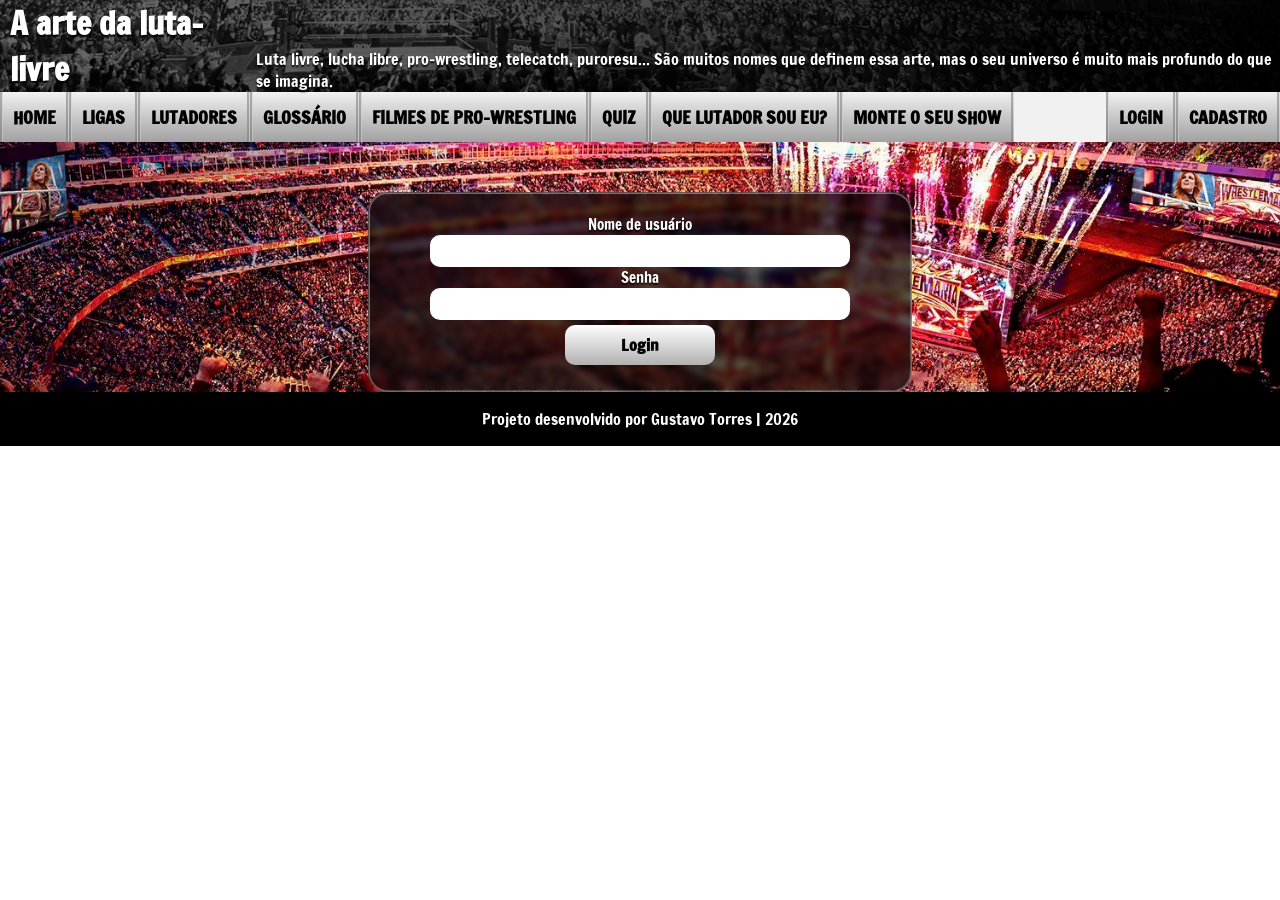
<file: public/login ORIGINAL.html>
<!doctype html>
<html lang="en">
  <head>
    <meta charset="UTF-8" />
    <meta name="viewport" content="width=device-width, initial-scale=1.0" />
    <title>A arte da luta-livre</title>
    <link rel="stylesheet" href="css/style.css" />

    <!-- IMPORTANDO FONTE -->
    <link rel="preconnect" href="https://fonts.googleapis.com" />
    <link rel="preconnect" href="https://fonts.gstatic.com" crossorigin />
    <link
      href="https://fonts.googleapis.com/css2?family=Francois+One&display=swap"
      rel="stylesheet"
    />

    <style> 
      body{
        overflow: hidden /* ESSE ELEMENTO É UTILIZADO PARA EVITAR SCROLL NA PÁGINA */
      }
    </style>

  </head>
  <body>
    <header>
      <div class="box-header">
        <div class="box-header-items">
          <h1>A arte da luta-livre</h1>
          <div class="box-header-description">
            <p>
              Luta livre, lucha libre, pro-wrestling, telecatch, puroresu... São
              muitos nomes que definem essa arte, mas o seu universo é muito
              mais profundo do que se imagina.
            </p>

          </div>
        </div>
      </div>
    </header>
    <div class="navbar">
      <div class="navbar-items">
        <div class="navbar-item">
          <a href="">Home</a>
        </div>
        <div class="navbar-item">
          <a href="">Ligas</a>
        </div>
        <div class="navbar-item">
          <a href="">Lutadores</a>
        </div>
        <div class="navbar-item">
          <a href="">Glossário</a>
        </div>
        <div class="navbar-item">
          <a href="">Filmes de Pro-Wrestling</a>
        </div>
        <div class="navbar-item">
          <a href="">Quiz</a>
        </div>
        <div class="navbar-item">
          <a href="">Que lutador sou eu?</a>
        </div>
        <div class="navbar-item">
          <a href="">Monte o seu show</a>
        </div>
      </div>
      <div class="navbarloginCadastro">
        <div class="navbar-item">
          <a href="">Login</a>
        </div>
        <div class="navbar-item">
          <a href="">Cadastro</a>
        </div>
      </div>
    </div>

    <div class="body login">
      <div class="card form">
        <div class="card formContent">
          Nome de usuário
          <br>
          <input type="text" id="input_username">
          <br>
          Senha
          <br>
          <input type="password" id="input_senha">
          <br>
          <button onclick="logar()">Login</button>
        </div>
      </div>
    </div>
        </div>

      </div>
    <footer>
    <div class="footer content">
      <p>Projeto desenvolvido por Gustavo Torres | 2026</p>
    </div>
  </footer>

  </body>
</html>
</file>
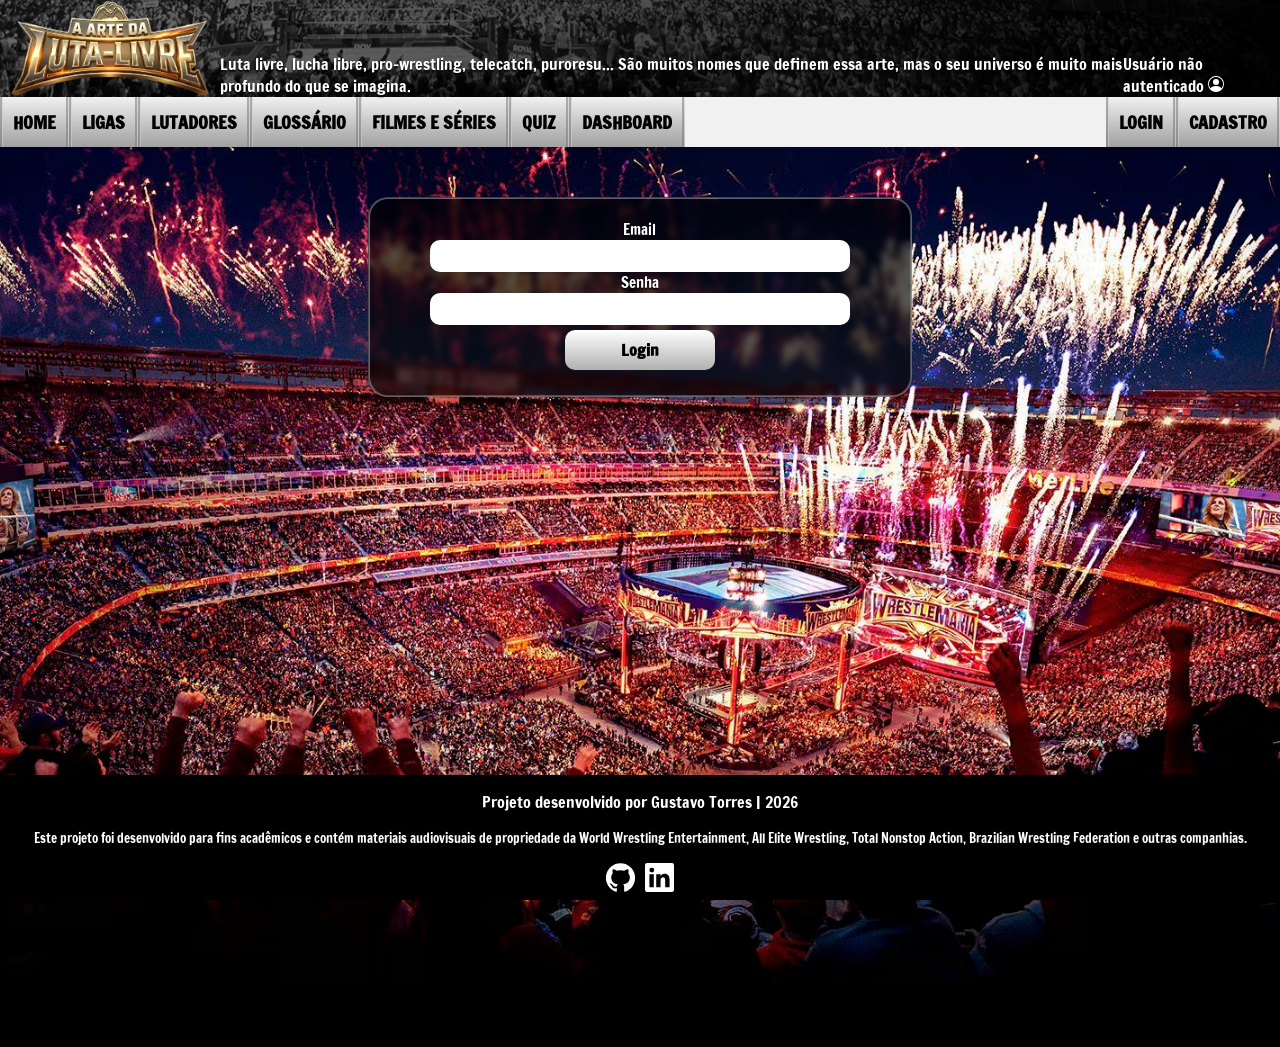
<file: public/login.html>
<!doctype html>
<html lang="en">
  <head>
    <meta charset="UTF-8" />
    <meta name="viewport" content="width=device-width, initial-scale=1.0" />
    <title>A arte da luta-livre</title>
    <link rel="stylesheet" href="css/style.css" />

    <!-- IMPORTANDO FONTE -->
    <link rel="preconnect" href="https://fonts.googleapis.com" />
    <link rel="preconnect" href="https://fonts.gstatic.com" crossorigin />
    <link
      href="https://fonts.googleapis.com/css2?family=Francois+One&display=swap"
      rel="stylesheet"
    />

    <style> 
      body{
        overflow: hidden; /* ESSE ELEMENTO É UTILIZADO PARA EVITAR SCROLL NA PÁGINA */
        height: 100%;
      }

      footer{
         position: absolute; /*A POSITION ABSOLUTE SÓ SERÁ USADA QUANDO A PÁGINA NÃO TIVER ROLAGEM*/
      }      
    </style>
  <script src="js/sessao.js"></script>
  </head>
  <body onload="validarLogin()">
  <header>
    <div class="box-header">
      <div class="box-header-items">
        <img src="imagens/logo.png" alt="" width="200px">
        <div class="box-header-description">
          <p>
            Luta livre, lucha libre, pro-wrestling, telecatch, puroresu... São
            muitos nomes que definem essa arte, mas o seu universo é muito
            mais profundo do que se imagina.
          </p>
        </div>
      </div>
      <div id="user">
      <span id="username">TESTE USUÁRIO</span> <span id="userIcon"><svg xmlns="http://www.w3.org/2000/svg" width="16" height="16" fill="currentColor" class="bi bi-person-circle" viewBox="0 0 16 16">
  <path d="M11 6a3 3 0 1 1-6 0 3 3 0 0 1 6 0"/>
  <path fill-rule="evenodd" d="M0 8a8 8 0 1 1 16 0A8 8 0 0 1 0 8m8-7a7 7 0 0 0-5.468 11.37C3.242 11.226 4.805 10 8 10s4.757 1.225 5.468 2.37A7 7 0 0 0 8 1"/>
</svg></span>
</div>
    </div>
  </header>
  <div class="navbar">
    <div class="navbar-items">
      <div class="navbar-item">
        <a href="index.html">Home</a>
      </div>
      <div class="navbar-item">
        <a href="ligas.html">Ligas</a>
      </div>
      <div class="navbar-item">
        <a href="lutadores.html">Lutadores</a>
      </div>
      <div class="navbar-item">
        <a href="glossario.html">Glossário</a>
      </div>
      <div class="navbar-item">
        <a href="filmesSeries.html">Filmes e séries</a>
      </div>
      <div class="navbar-item">
        <a href="quiz.html">Quiz</a>
      </div>
      <div class="navbar-item">
        <a href="dashboard.html">Dashboard</a>
      </div>
    </div>
    <div class="navbarloginCadastro" id="navbarloginCadastro">
      <div class="navbar-item">
        <a href="login.html">Login</a>
      </div>
      <div class="navbar-item">
        <a href="cadastro.html">Cadastro</a>
      </div>
    </div>
    <div class="navbarSair" id="navbarSair" style="display: none;">
      <div class="navbar-item">
        <a onclick="limparSessao()">Sair</a>
      </div>
    </div>
  </div>

    <div class="body login">
      <div class="card form">
        <div class="card formContent">
          Email
          <br>
          <input type="text" id="input_email">
          <br>
          Senha
          <br>
          <input type="password" id="input_senha">
          <br>
          <button onclick="logar()">Login</button>
        </div>
      </div>
      <div class="card alerta" id="cardAlerta"></div>
    </div>
        </div>

      </div>
  <footer>
    <div class="footer content">
      <div class="footer texto">
        <p>Projeto desenvolvido por Gustavo Torres | 2026</p>
        <p style="font-size: small">
          Este projeto foi desenvolvido para fins acadêmicos e contém
          materiais audiovisuais de propriedade da World Wrestling
          Entertainment, All Elite Wrestling, Total Nonstop Action, Brazilian
          Wrestling Federation e outras companhias.
        </p>
        <svg fill="#ffffff" width="35px" height="35px" viewBox="0 0 24 24" xmlns="http://www.w3.org/2000/svg"
          data-name="Layer 1">
          <a href="https://github.com/GoogaTorres" target="_blank">
            <path d="M12,2.2467A10.00042,10.00042,0,0,0,8.83752,21.73419c.5.08752.6875-.21247.6875-.475,0-.23749-.01251-1.025-.01251-1.86249C7,19.85919,6.35,18.78423,6.15,18.22173A3.636,3.636,0,0,0,5.125,16.8092c-.35-.1875-.85-.65-.01251-.66248A2.00117,2.00117,0,0,1,6.65,17.17169a2.13742,2.13742,0,0,0,2.91248.825A2.10376,2.10376,0,0,1,10.2,16.65923c-2.225-.25-4.55-1.11254-4.55-4.9375a3.89187,3.89187,0,0,1,1.025-2.6875,3.59373,3.59373,0,0,1,.1-2.65s.83747-.26251,2.75,1.025a9.42747,9.42747,0,0,1,5,0c1.91248-1.3,2.75-1.025,2.75-1.025a3.59323,3.59323,0,0,1,.1,2.65,3.869,3.869,0,0,1,1.025,2.6875c0,3.83747-2.33752,4.6875-4.5625,4.9375a2.36814,2.36814,0,0,1,.675,1.85c0,1.33752-.01251,2.41248-.01251,2.75,0,.26251.1875.575.6875.475A10.0053,10.0053,0,0,0,12,2.2467Z" />
          </a>
        </svg>
        <svg fill="#ffffff" width="35px" height="35px" viewBox="0 0 24 24" xmlns="http://www.w3.org/2000/svg"
          data-name="Layer 1">
          <a href="https://www.linkedin.com/in/gustavotorres99/" target="_blank">
            <path d="M20.47,2H3.53A1.45,1.45,0,0,0,2.06,3.43V20.57A1.45,1.45,0,0,0,3.53,22H20.47a1.45,1.45,0,0,0,1.47-1.43V3.43A1.45,1.45,0,0,0,20.47,2ZM8.09,18.74h-3v-9h3ZM6.59,8.48h0a1.56,1.56,0,1,1,0-3.12,1.57,1.57,0,1,1,0,3.12ZM18.91,18.74h-3V13.91c0-1.21-.43-2-1.52-2A1.65,1.65,0,0,0,12.85,13a2,2,0,0,0-.1.73v5h-3s0-8.18,0-9h3V11A3,3,0,0,1,15.46,9.5c2,0,3.45,1.29,3.45,4.06Z" />
          </a>
        </svg>
      </div>
    </div>
  </footer>

  </body>
</html>

<script>
  function validarLogin() {
    if (sessionStorage.NOME_USUARIO == undefined) {
      username.innerHTML = `Usuário não autenticado`;
    } else {
      if (sessionStorage.GENERO_USUARIO == `masculino`) {
        username.innerHTML = `Bem-vindo, ${sessionStorage.NOME_USUARIO}`;
        navbarloginCadastro.style.display = "none";
        navbarSair.style.display = "block"
      } else {
        username.innerHTML = `Bem-vinda, ${sessionStorage.NOME_USUARIO}`;
        navbarloginCadastro.style.display = "none";
        navbarSair.style.display = "block"
      }
    }
  }


      function logar() {

        var emailVar = input_email.value;
        var senhaVar = input_senha.value;

        if (emailVar == "" || senhaVar == "") {
          cardAlerta.style.display = "block";
          cardAlerta.innerHTML = `Os campos devem estar preenchidos`
        } else {
          console.log("FORM LOGIN: ", emailVar);
          console.log("FORM SENHA: ", senhaVar);

          fetch("/usuarios/autenticar", {
              method: "POST",
              headers: {
                  "Content-Type": "application/json"
              },
              body: JSON.stringify({
                  emailServer: emailVar,
                  senhaServer: senhaVar
              })
          }).then(function (resposta) {
              console.log("ESTOU NO THEN DO entrar()!")

              if (resposta.ok) {
              cardAlerta.style.display = "block";
              cardAlerta.style.backgroundColor = "#35ab54";
              cardAlerta.innerHTML = `Usuário autenticado com sucesso!`
                  console.log(resposta);

                  resposta.json().then(json => {
                      console.log(json);
                      console.log(JSON.stringify(json));
                      sessionStorage.EMAIL_USUARIO = json.email;
                      sessionStorage.NOME_USUARIO = json.nomeUsuario;
                      sessionStorage.GENERO_USUARIO = json.genero;
                      sessionStorage.ID_USUARIO = json.id;
                      // sessionStorage.AQUARIOS = JSON.stringify(json.aquarios)

                      setTimeout(function () {
                          window.location = "./dashboard.html";
                      }, 1000); // apenas para exibir o loading

                  });

              } else {

                  console.log("Houve um erro ao tentar realizar o login!");
                  cardAlerta.style.display = "block";
                  cardAlerta.innerHTML = `Falha na autenticação, verifique o e-mail e a senha.`

                  resposta.text().then(texto => {
                      console.error(texto);
                      // finalizarAguardar(texto);
                  });
              }

          }).catch(function (erro) {
              console.log(erro);
          })

          return false;
        }


    }

</script>
</file>
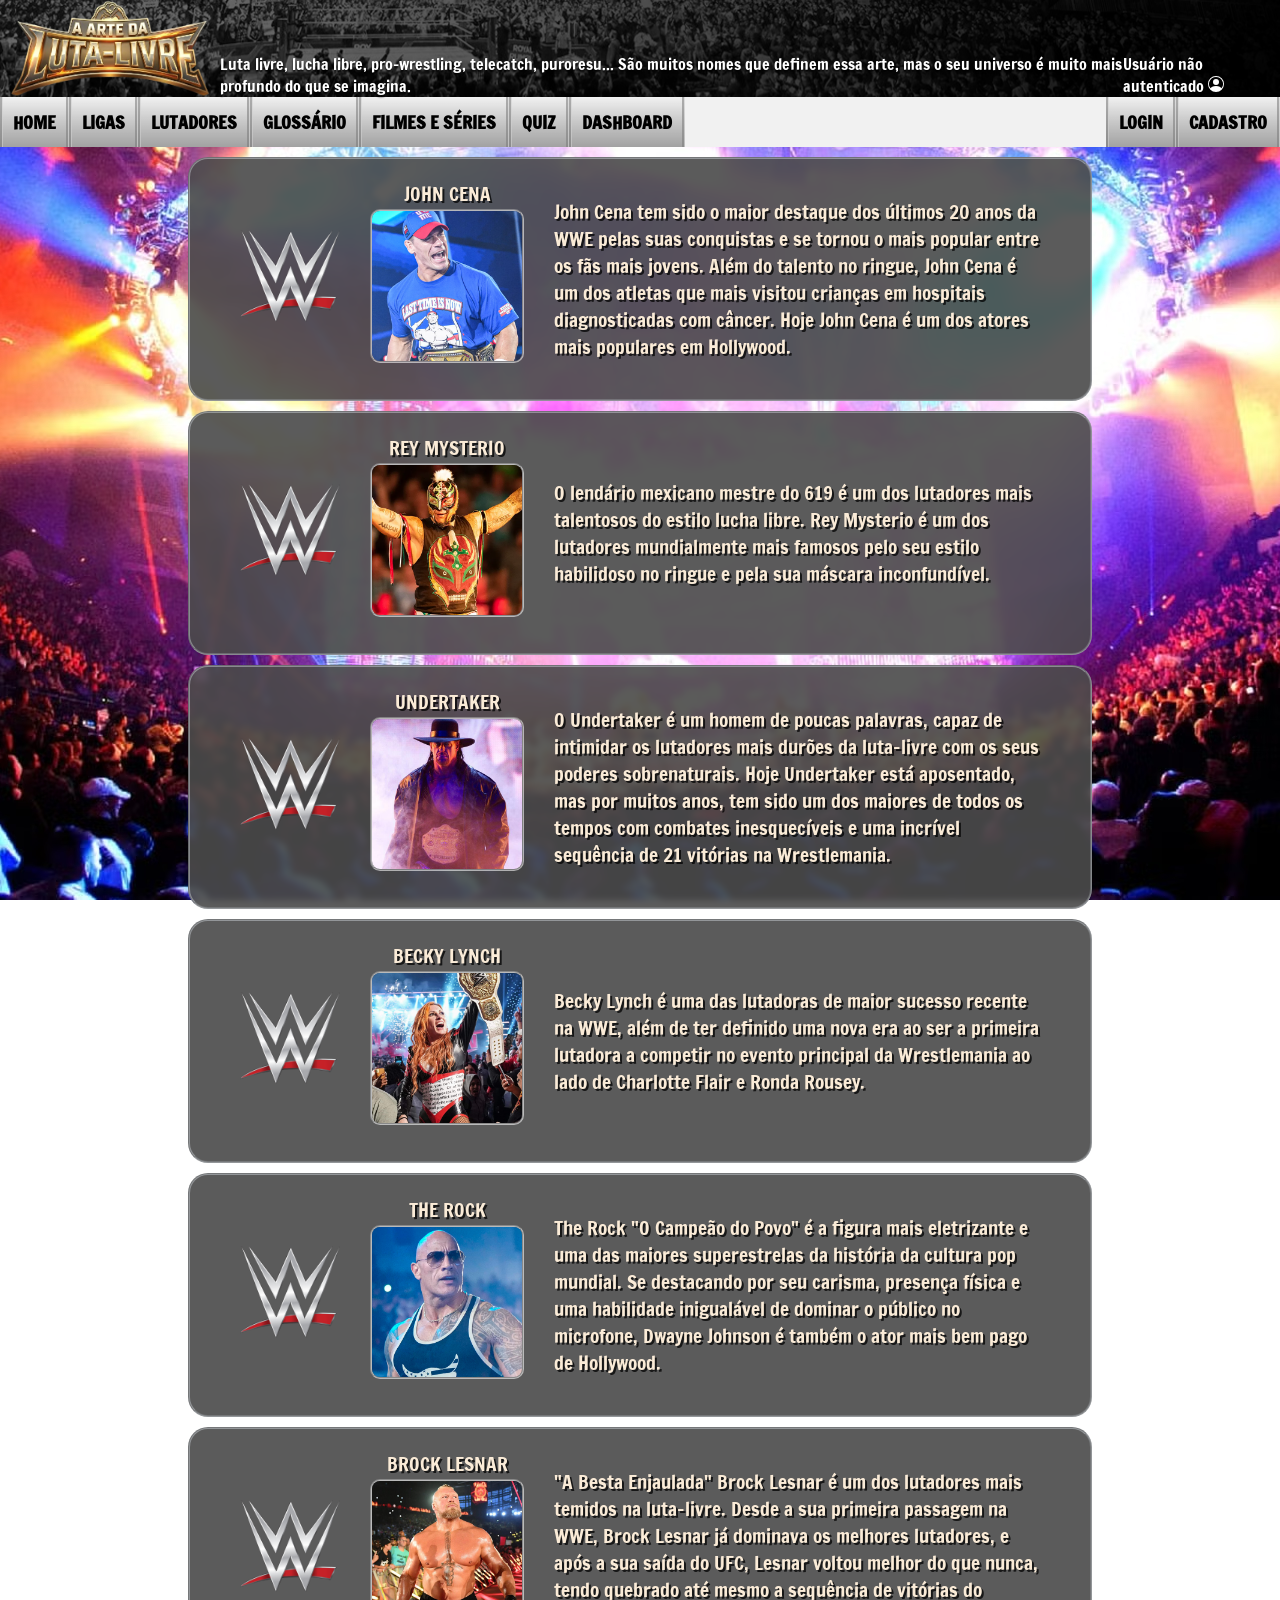
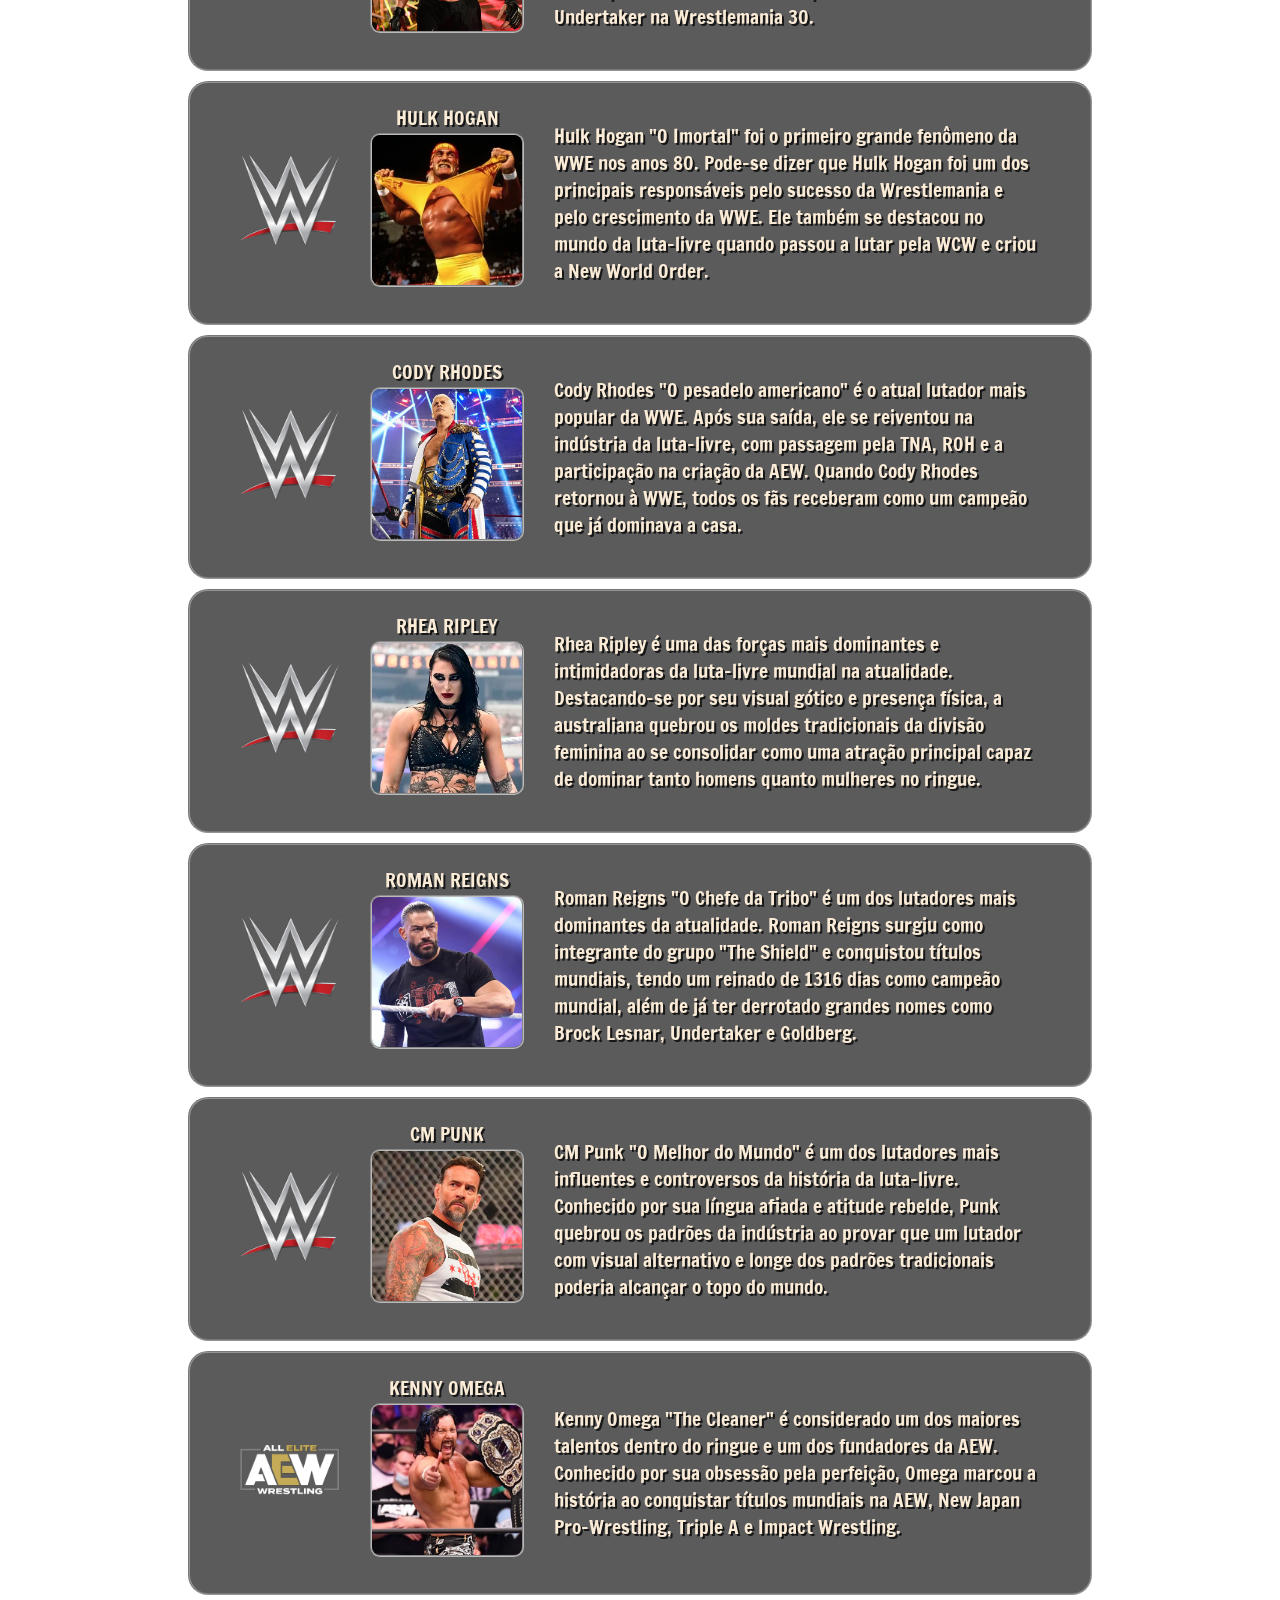
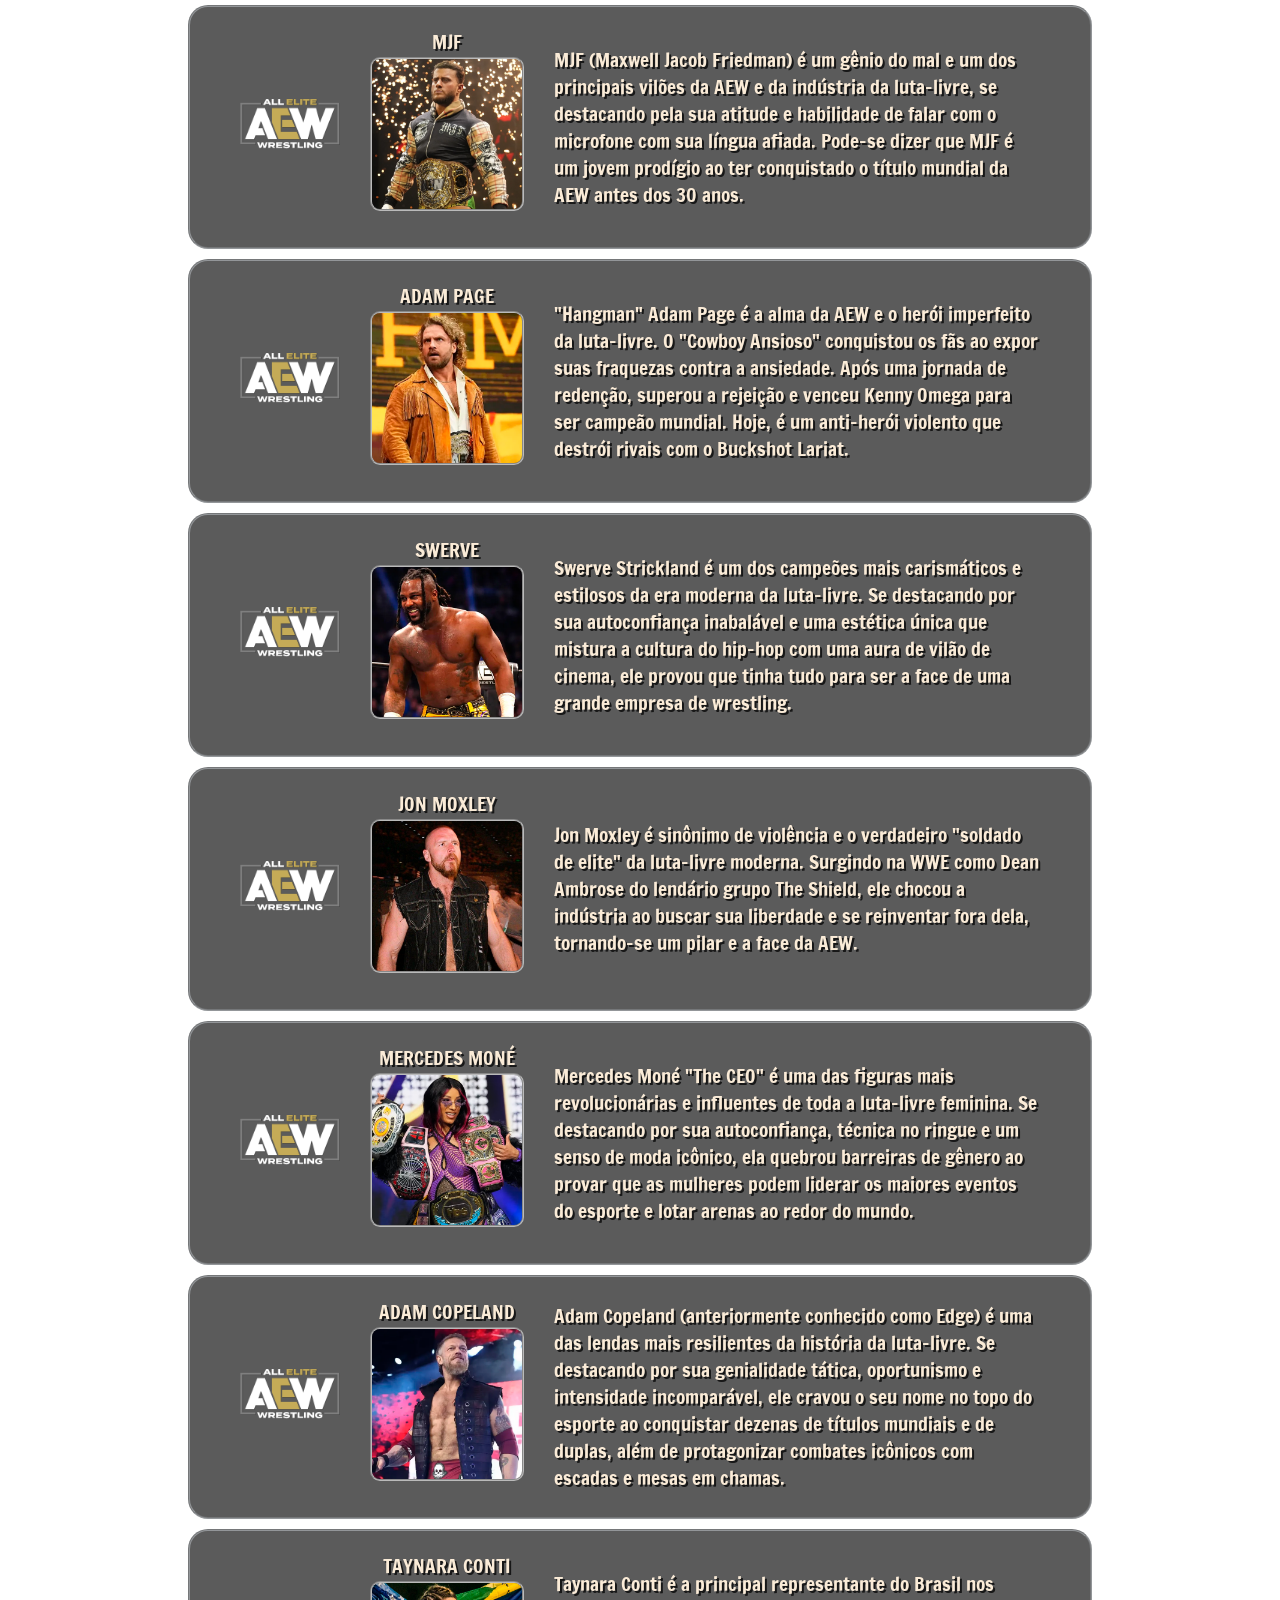
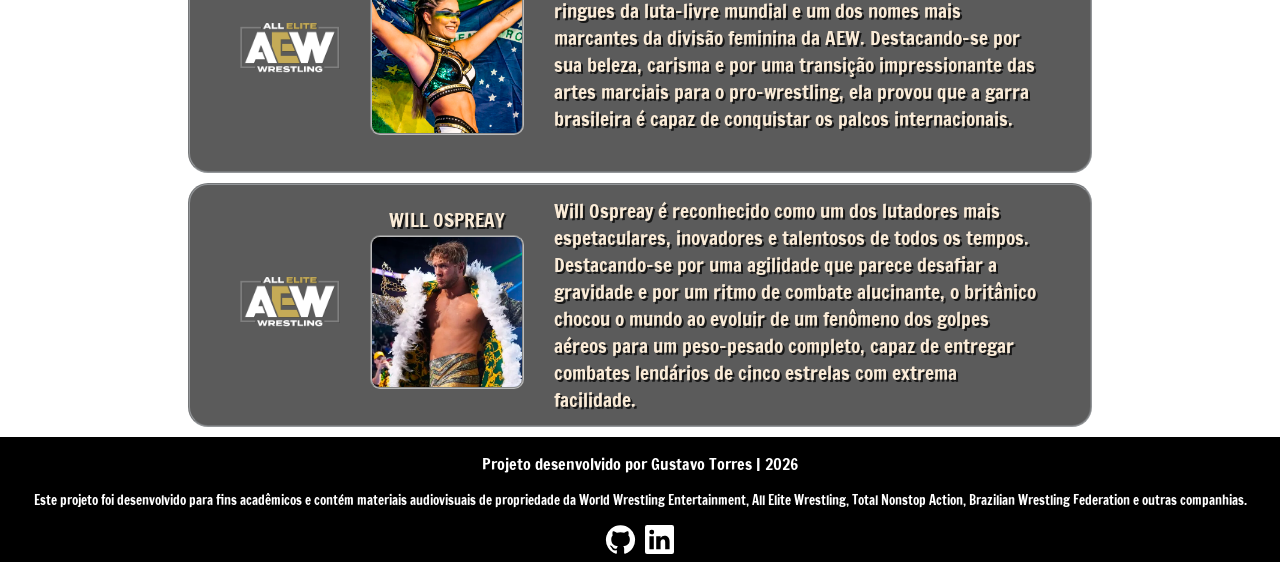
<file: public/lutadores.html>
<!doctype html>
<html lang="en">

<head>
  <meta charset="UTF-8" />
  <meta name="viewport" content="width=device-width, initial-scale=1.0" />
  <title>A arte da luta-livre</title>
  <link rel="stylesheet" href="css/style.css" />

  <!-- IMPORTANDO FONTE -->
  <link rel="preconnect" href="https://fonts.googleapis.com" />
  <link rel="preconnect" href="https://fonts.gstatic.com" crossorigin />
  <link href="https://fonts.googleapis.com/css2?family=Francois+One&display=swap" rel="stylesheet" />

  <style>
    body {
      background-image: url(imagens/bg.avif);
      background-repeat: no-repeat;
      background-position: center;
      background-size: cover;
      background-attachment: fixed;
    }
  </style>
  <script src="js/sessao.js"></script>
</head>

<body onload="validarLogin()">
  <header>
    <div class="box-header">
      <div class="box-header-items">
        <img src="imagens/logo.png" alt="" width="200px" />
        <div class="box-header-description">
          <p>
            Luta livre, lucha libre, pro-wrestling, telecatch, puroresu... São
            muitos nomes que definem essa arte, mas o seu universo é muito
            mais profundo do que se imagina.
          </p>
        </div>
      </div>
      <div id="user">
        <span id="username">TESTE USUÁRIO</span>
        <span id="userIcon"><svg xmlns="http://www.w3.org/2000/svg" width="16" height="16" fill="currentColor"
            class="bi bi-person-circle" viewBox="0 0 16 16">
            <path d="M11 6a3 3 0 1 1-6 0 3 3 0 0 1 6 0" />
            <path fill-rule="evenodd"
              d="M0 8a8 8 0 1 1 16 0A8 8 0 0 1 0 8m8-7a7 7 0 0 0-5.468 11.37C3.242 11.226 4.805 10 8 10s4.757 1.225 5.468 2.37A7 7 0 0 0 8 1" />
          </svg></span>
      </div>
    </div>
  </header>
  <div class="navbar">
    <div class="navbar-items">
      <div class="navbar-item">
        <a href="index.html">Home</a>
      </div>
      <div class="navbar-item">
        <a href="ligas.html">Ligas</a>
      </div>
      <div class="navbar-item">
        <a href="lutadores.html">Lutadores</a>
      </div>
      <div class="navbar-item">
        <a href="glossario.html">Glossário</a>
      </div>
      <div class="navbar-item">
        <a href="filmesSeries.html">Filmes e séries</a>
      </div>
      <div class="navbar-item">
        <a href="quiz.html">Quiz</a>
      </div>
      <div class="navbar-item">
        <a href="dashboard.html">Dashboard</a>
      </div>
    </div>
    <div class="navbarloginCadastro" id="navbarloginCadastro">
      <div class="navbar-item">
        <a href="login.html">Login</a>
      </div>
      <div class="navbar-item">
        <a href="cadastro.html">Cadastro</a>
      </div>
    </div>
    <div class="navbarSair" id="navbarSair" style="display: none;">
      <div class="navbar-item">
        <a onclick="limparSessao()">Sair</a>
      </div>
    </div>
  </div>

  <div class="bodyLigas">

    <div class="cardLutadores" id="johnCena">
      <div class="ligaLutador"><img src="imagens/ligas/wwe.png" alt="" width="100px"></div>
      <div class="lutadoresDiv1">
        <div class="nomeLutador">
          <p>JOHN CENA</p>
        </div>
        <div class="fotoLutador">
          <img src="imagens/lutadores/johncena.png" alt="" width="150px">
        </div>
        <div class="nomeLutador">
        </div>
      </div>
      <div class="descricao">
        <p>John Cena tem sido o maior destaque dos últimos 20 anos da WWE pelas suas conquistas e se tornou o mais
          popular entre os fãs mais jovens. Além do talento no ringue, John Cena é um dos atletas que mais visitou
          crianças em hospitais diagnosticadas com câncer. Hoje John Cena é um dos atores mais populares em Hollywood.
        </p>
      </div>
    </div>

    <div class="cardLutadores" id="reyMysterio">
      <div class="ligaLutador"><img src="imagens/ligas/wwe.png" alt="" width="100px"></div>
      <div class="lutadoresDiv1">
        <div class="nomeLutador">
          <p>REY MYSTERIO</p>
        </div>
        <div class="fotoLutador">
          <img src="imagens/lutadores/reymysterio.png" alt="" width="150px">
        </div>
        <div class="nomeLutador">
        </div>
      </div>
      <div class="descricao">
        <p>O lendário mexicano mestre do 619 é um dos lutadores mais talentosos do estilo lucha libre. Rey Mysterio é um
          dos lutadores mundialmente mais famosos pelo seu estilo habilidoso no ringue e pela sua máscara inconfundível.
        </p>
      </div>
    </div>

    <div class="cardLutadores" id="undertaker">
      <div class="ligaLutador"><img src="imagens/ligas/wwe.png" alt="" width="100px"></div>
      <div class="lutadoresDiv1">
        <div class="nomeLutador">
          <p>UNDERTAKER</p>
        </div>
        <div class="fotoLutador">
          <img src="imagens/lutadores/undertaker.png" alt="" width="150px">
        </div>
        <div class="nomeLutador">
        </div>
      </div>
      <div class="descricao">
        <p>O Undertaker é um homem de poucas palavras, capaz de intimidar os lutadores mais durões da luta-livre com os
          seus poderes sobrenaturais. Hoje Undertaker está aposentado, mas por muitos anos, tem sido um dos maiores de
          todos os tempos com combates inesquecíveis e uma incrível sequência de 21 vitórias na Wrestlemania.
        </p>
      </div>
    </div>

    <div class="cardLutadores" id="beckyLynch">
      <div class="ligaLutador"><img src="imagens/ligas/wwe.png" alt="" width="100px"></div>
      <div class="lutadoresDiv1">
        <div class="nomeLutador">
          <p>BECKY LYNCH</p>
        </div>
        <div class="fotoLutador">
          <img src="imagens/lutadores/beckyLynch.png" alt="" width="150px">
        </div>
        <div class="nomeLutador">
        </div>
      </div>
      <div class="descricao">
        <p>Becky Lynch é uma das lutadoras de maior sucesso recente na WWE, além de ter definido uma nova era ao ser a
          primeira lutadora a competir no evento principal da Wrestlemania ao lado de Charlotte Flair e Ronda Rousey.
        </p>
      </div>
    </div>

    <div class="cardLutadores" id="theRock">
      <div class="ligaLutador"><img src="imagens/ligas/wwe.png" alt="" width="100px"></div>
      <div class="lutadoresDiv1">
        <div class="nomeLutador">
          <p>THE ROCK</p>
        </div>
        <div class="fotoLutador">
          <img src="imagens/lutadores/theRock.png" alt="" width="150px">
        </div>
        <div class="nomeLutador">
        </div>
      </div>
      <div class="descricao">
        <p>The Rock "O Campeão do Povo" é a figura mais eletrizante e uma das maiores superestrelas da história da
          cultura pop mundial. Se destacando por seu carisma, presença física e uma habilidade
          inigualável de dominar o público no microfone, Dwayne Johnson é também o ator mais bem pago de Hollywood.
        </p>
      </div>
    </div>

    <div class="cardLutadores" id="brockLesnar">
      <div class="ligaLutador"><img src="imagens/ligas/wwe.png" alt="" width="100px"></div>
      <div class="lutadoresDiv1">
        <div class="nomeLutador">
          <p>BROCK LESNAR</p>
        </div>
        <div class="fotoLutador">
          <img src="imagens/lutadores/brockLesnar.png" alt="" width="150px">
        </div>
        <div class="nomeLutador">
        </div>
      </div>
      <div class="descricao">
        <p>"A Besta Enjaulada" Brock Lesnar é um dos lutadores mais temidos na luta-livre. Desde a sua primeira passagem
          na WWE, Brock Lesnar já dominava os melhores lutadores, e após a sua saída do UFC, Lesnar voltou melhor do que
          nunca, tendo quebrado até mesmo a sequência de vitórias do Undertaker na Wrestlemania 30.
        </p>
      </div>
    </div>

    <div class="cardLutadores" id="hulkHogan">
      <div class="ligaLutador"><img src="imagens/ligas/wwe.png" alt="" width="100px"></div>
      <div class="lutadoresDiv1">
        <div class="nomeLutador">
          <p>HULK HOGAN</p>
        </div>
        <div class="fotoLutador">
          <img src="imagens/lutadores/hulkHogan.png" alt="" width="150px">
        </div>
        <div class="nomeLutador">
        </div>
      </div>
      <div class="descricao">
        <p>Hulk Hogan "O Imortal" foi o primeiro grande fenômeno da WWE nos anos 80. Pode-se dizer que Hulk Hogan foi um
          dos principais responsáveis pelo sucesso da Wrestlemania e pelo crescimento da WWE. Ele também se destacou no
          mundo da luta-livre quando passou a lutar pela WCW e criou a New World Order.
        </p>
      </div>
    </div>

    <div class="cardLutadores" id="codyRhodes">
      <div class="ligaLutador"><img src="imagens/ligas/wwe.png" alt="" width="100px"></div>
      <div class="lutadoresDiv1">
        <div class="nomeLutador">
          <p>CODY RHODES</p>
        </div>
        <div class="fotoLutador">
          <img src="imagens/lutadores/codyrhodes.png" alt="" width="150px">
        </div>
        <div class="nomeLutador">
        </div>
      </div>
      <div class="descricao">
        <p>Cody Rhodes "O pesadelo americano" é o atual lutador mais popular da WWE. Após sua saída, ele se reiventou na
          indústria da luta-livre, com passagem pela TNA, ROH e a participação na criação da AEW. Quando Cody Rhodes
          retornou à WWE, todos os fãs receberam como um campeão que já dominava a casa.
        </p>
      </div>
    </div>

    <div class="cardLutadores" id="rheaRipley">
      <div class="ligaLutador"><img src="imagens/ligas/wwe.png" alt="" width="100px"></div>
      <div class="lutadoresDiv1">
        <div class="nomeLutador">
          <p>RHEA RIPLEY</p>
        </div>
        <div class="fotoLutador">
          <img src="imagens/lutadores/rheaRipley.png" alt="" width="150px">
        </div>
        <div class="nomeLutador">
        </div>
      </div>
      <div class="descricao">
        <p>Rhea Ripley é uma das forças mais dominantes e intimidadoras da luta-livre
          mundial na atualidade. Destacando-se por seu visual gótico e presença física, 
          a australiana quebrou os moldes tradicionais da divisão feminina ao se consolidar
          como uma atração principal capaz de dominar tanto homens quanto mulheres no ringue.
        </p>
      </div>
    </div>

    <div class="cardLutadores" id="romanReigns">
      <div class="ligaLutador"><img src="imagens/ligas/wwe.png" alt="" width="100px"></div>
      <div class="lutadoresDiv1">
        <div class="nomeLutador">
          <p>ROMAN REIGNS</p>
        </div>
        <div class="fotoLutador">
          <img src="imagens/lutadores/romanReigns.png" alt="" width="150px">
        </div>
        <div class="nomeLutador">
        </div>
      </div>
      <div class="descricao">
        <p>Roman Reigns "O Chefe da Tribo" é um dos lutadores mais dominantes da atualidade. Roman Reigns surgiu como
          integrante do grupo "The Shield" e conquistou títulos mundiais, tendo um reinado de 1316 dias como campeão
          mundial, além de já ter derrotado grandes nomes como Brock Lesnar, Undertaker e Goldberg.
        </p>
      </div>
    </div>

    <div class="cardLutadores" id="cmPunk">
      <div class="ligaLutador"><img src="imagens/ligas/wwe.png" alt="" width="100px"></div>
      <div class="lutadoresDiv1">
        <div class="nomeLutador">
          <p>CM PUNK</p>
        </div>
        <div class="fotoLutador">
          <img src="imagens/lutadores/cmPunk.png" alt="" width="150px">
        </div>
        <div class="nomeLutador">
        </div>
      </div>
      <div class="descricao">
        <p>CM Punk "O Melhor do Mundo" é um dos lutadores mais influentes e controversos da história da
          luta-livre. Conhecido por sua língua afiada e atitude rebelde, Punk quebrou os padrões da indústria ao
          provar que um lutador com visual alternativo e longe dos padrões tradicionais poderia alcançar o topo do
          mundo.
        </p>
      </div>
    </div>

    <div class="cardLutadores" id="kennyOmega">
      <div class="ligaLutador"><img src="imagens/ligas/aew.png" alt="" width="100px"></div>
      <div class="lutadoresDiv1">
        <div class="nomeLutador">
          <p>KENNY OMEGA</p>
        </div>
        <div class="fotoLutador">
          <img src="imagens/lutadores/kennyOmega.png" alt="" width="150px">
        </div>
        <div class="nomeLutador">
        </div>
      </div>
      <div class="descricao">
        <p>Kenny Omega "The Cleaner" é considerado um dos maiores talentos dentro do ringue e
          um dos fundadores da AEW. Conhecido por sua obsessão pela perfeição, Omega marcou a história ao conquistar
          títulos mundiais na AEW, New Japan Pro-Wrestling, Triple A e Impact
          Wrestling.
        </p>
      </div>
    </div>

    <div class="cardLutadores" id="mjf">
      <div class="ligaLutador"><img src="imagens/ligas/aew.png" alt="" width="100px"></div>
      <div class="lutadoresDiv1">
        <div class="nomeLutador">
          <p>MJF</p>
        </div>
        <div class="fotoLutador">
          <img src="imagens/lutadores/mjf.png" alt="" width="150px">
        </div>
        <div class="nomeLutador">
        </div>
      </div>
      <div class="descricao">
        <p>MJF (Maxwell Jacob Friedman) é um gênio do mal e um dos principais vilões da AEW e da indústria da
          luta-livre, se destacando pela sua atitude e habilidade de falar com o microfone com sua língua afiada.
          Pode-se dizer que MJF é um jovem prodígio ao ter conquistado o título mundial da AEW antes dos 30 anos.
        </p>
      </div>
    </div>

    <div class="cardLutadores" id="adamPage">
      <div class="ligaLutador"><img src="imagens/ligas/aew.png" alt="" width="100px"></div>
      <div class="lutadoresDiv1">
        <div class="nomeLutador">
          <p>ADAM PAGE</p>
        </div>
        <div class="fotoLutador">
          <img src="imagens/lutadores/adamPage.png" alt="" width="150px">
        </div>
        <div class="nomeLutador">
        </div>
      </div>
      <div class="descricao">
        <p>"Hangman" Adam Page é a alma da AEW e o herói imperfeito da luta-livre. O "Cowboy Ansioso" conquistou os fãs
          ao expor suas fraquezas contra a ansiedade. Após uma jornada de redenção, superou a rejeição e venceu Kenny
          Omega para ser campeão mundial. Hoje, é um anti-herói violento que destrói rivais com o Buckshot Lariat.
        </p>
      </div>
    </div>

    <div class="cardLutadores" id="swerve">
      <div class="ligaLutador"><img src="imagens/ligas/aew.png" alt="" width="100px"></div>
      <div class="lutadoresDiv1">
        <div class="nomeLutador">
          <p>SWERVE</p>
        </div>
        <div class="fotoLutador">
          <img src="imagens/lutadores/swerve.png" alt="" width="150px">
        </div>
        <div class="nomeLutador">
        </div>
      </div>
      <div class="descricao">
        <p>Swerve Strickland é um dos campeões mais carismáticos e estilosos da era moderna da
          luta-livre. Se destacando por sua autoconfiança inabalável e uma estética única que
          mistura a cultura do hip-hop com uma aura de vilão de cinema, ele provou que tinha tudo para ser a face de uma
          grande empresa de wrestling.
        </p>
      </div>
    </div>

    <div class="cardLutadores" id="jonMoxley">
      <div class="ligaLutador"><img src="imagens/ligas/aew.png" alt="" width="100px"></div>
      <div class="lutadoresDiv1">
        <div class="nomeLutador">
          <p>JON MOXLEY</p>
        </div>
        <div class="fotoLutador">
          <img src="imagens/lutadores/jonMoxley.png" alt="" width="150px">
        </div>
        <div class="nomeLutador">
        </div>
      </div>
      <div class="descricao">
        <p>Jon Moxley é sinônimo de violência e o verdadeiro "soldado de elite" da luta-livre moderna.
          Surgindo na WWE como Dean Ambrose do lendário grupo The Shield, ele chocou a
          indústria ao buscar sua liberdade e se reinventar fora dela, tornando-se um pilar e a face da AEW.
        </p>
      </div>
    </div>

    <div class="cardLutadores" id="mecedesMone">
      <div class="ligaLutador"><img src="imagens/ligas/aew.png" alt="" width="100px"></div>
      <div class="lutadoresDiv1">
        <div class="nomeLutador">
          <p>MERCEDES MONÉ</p>
        </div>
        <div class="fotoLutador">
          <img src="imagens/lutadores/mercedesMone.png" alt="" width="150px">
        </div>
        <div class="nomeLutador">
        </div>
      </div>
      <div class="descricao">
        <p>Mercedes Moné "The CEO" é uma das figuras mais revolucionárias e influentes de toda a luta-livre feminina.
          Se destacando por sua autoconfiança, técnica no ringue e um senso
          de moda icônico, ela quebrou barreiras de gênero ao provar que as mulheres podem liderar os maiores eventos do
          esporte e lotar arenas ao redor do mundo.
        </p>
      </div>
    </div>

    <div class="cardLutadores" id="adamCopeland">
      <div class="ligaLutador"><img src="imagens/ligas/aew.png" alt="" width="100px"></div>
      <div class="lutadoresDiv1">
        <div class="nomeLutador">
          <p>ADAM COPELAND</p>
        </div>
        <div class="fotoLutador">
          <img src="imagens/lutadores/adamCopeland.png" alt="" width="150px">
        </div>
        <div class="nomeLutador">
        </div>
      </div>
      <div class="descricao">
        <p>Adam Copeland (anteriormente conhecido como Edge) é uma das lendas mais resilientes da
          história da luta-livre. Se destacando por sua genialidade tática, oportunismo e intensidade incomparável, ele
          cravou o seu nome no topo do esporte ao conquistar dezenas de títulos mundiais e de duplas, além de
          protagonizar combates icônicos com escadas e mesas em chamas.
        </p>
      </div>
    </div>

    <div class="cardLutadores" id="taynaraConti">
      <div class="ligaLutador"><img src="imagens/ligas/aew.png" alt="" width="100px"></div>
      <div class="lutadoresDiv1">
        <div class="nomeLutador">
          <p>TAYNARA CONTI</p>
        </div>
        <div class="fotoLutador">
          <img src="imagens/lutadores/taynara.png" alt="" width="150px">
        </div>
        <div class="nomeLutador">
        </div>
      </div>
      <div class="descricao">
        <p>Taynara Conti é a principal representante do Brasil nos ringues da luta-livre mundial e um dos
          nomes mais marcantes da divisão feminina da AEW. Destacando-se por sua beleza, carisma e
          por uma transição impressionante das artes marciais para o pro-wrestling, ela provou que a garra brasileira é
          capaz de conquistar os palcos internacionais.
        </p>
      </div>
    </div>


    <div class="cardLutadores" id="willOspreay">
      <div class="ligaLutador"><img src="imagens/ligas/aew.png" alt="" width="100px"></div>
      <div class="lutadoresDiv1">
        <div class="nomeLutador">
          <p>WILL OSPREAY</p>
        </div>
        <div class="fotoLutador">
          <img src="imagens/lutadores/willOspreay.png" alt="" width="150px">
        </div>
        <div class="nomeLutador">
        </div>
      </div>
      <div class="descricao">
        <p>Will Ospreay é reconhecido como um dos lutadores mais espetaculares,
          inovadores e talentosos de todos os tempos. Destacando-se por uma agilidade que parece desafiar a gravidade e
          por um ritmo de combate alucinante, o britânico chocou o mundo ao evoluir de um fenômeno dos golpes aéreos
          para um peso-pesado completo, capaz de entregar combates lendários de cinco estrelas com extrema facilidade.
        </p>
      </div>
    </div>


    <footer>
      <div class="footer content">
        <div class="footer texto">
          <p>Projeto desenvolvido por Gustavo Torres | 2026</p>
          <p style="font-size: small">
            Este projeto foi desenvolvido para fins acadêmicos e contém
            materiais audiovisuais de propriedade da World Wrestling
            Entertainment, All Elite Wrestling, Total Nonstop Action, Brazilian
            Wrestling Federation e outras companhias.
          </p>
          <svg fill="#ffffff" width="35px" height="35px" viewBox="0 0 24 24" xmlns="http://www.w3.org/2000/svg"
            data-name="Layer 1">
            <a href="https://github.com/GoogaTorres" target="_blank">
              <path
                d="M12,2.2467A10.00042,10.00042,0,0,0,8.83752,21.73419c.5.08752.6875-.21247.6875-.475,0-.23749-.01251-1.025-.01251-1.86249C7,19.85919,6.35,18.78423,6.15,18.22173A3.636,3.636,0,0,0,5.125,16.8092c-.35-.1875-.85-.65-.01251-.66248A2.00117,2.00117,0,0,1,6.65,17.17169a2.13742,2.13742,0,0,0,2.91248.825A2.10376,2.10376,0,0,1,10.2,16.65923c-2.225-.25-4.55-1.11254-4.55-4.9375a3.89187,3.89187,0,0,1,1.025-2.6875,3.59373,3.59373,0,0,1,.1-2.65s.83747-.26251,2.75,1.025a9.42747,9.42747,0,0,1,5,0c1.91248-1.3,2.75-1.025,2.75-1.025a3.59323,3.59323,0,0,1,.1,2.65,3.869,3.869,0,0,1,1.025,2.6875c0,3.83747-2.33752,4.6875-4.5625,4.9375a2.36814,2.36814,0,0,1,.675,1.85c0,1.33752-.01251,2.41248-.01251,2.75,0,.26251.1875.575.6875.475A10.0053,10.0053,0,0,0,12,2.2467Z" />
            </a>
          </svg>
          <svg fill="#ffffff" width="35px" height="35px" viewBox="0 0 24 24" xmlns="http://www.w3.org/2000/svg"
            data-name="Layer 1">
            <a href="https://www.linkedin.com/in/gustavotorres99/" target="_blank">
              <path
                d="M20.47,2H3.53A1.45,1.45,0,0,0,2.06,3.43V20.57A1.45,1.45,0,0,0,3.53,22H20.47a1.45,1.45,0,0,0,1.47-1.43V3.43A1.45,1.45,0,0,0,20.47,2ZM8.09,18.74h-3v-9h3ZM6.59,8.48h0a1.56,1.56,0,1,1,0-3.12,1.57,1.57,0,1,1,0,3.12ZM18.91,18.74h-3V13.91c0-1.21-.43-2-1.52-2A1.65,1.65,0,0,0,12.85,13a2,2,0,0,0-.1.73v5h-3s0-8.18,0-9h3V11A3,3,0,0,1,15.46,9.5c2,0,3.45,1.29,3.45,4.06Z" />
            </a>
          </svg>
        </div>
      </div>
    </footer>
</body>

</html>

<script>
  function validarLogin() {
    if (sessionStorage.NOME_USUARIO == undefined) {
      username.innerHTML = `Usuário não autenticado`;
    } else {
      if (sessionStorage.GENERO_USUARIO == `masculino`) {
        username.innerHTML = `Bem-vindo, ${sessionStorage.NOME_USUARIO}`;
        navbarloginCadastro.style.display = "none";
        navbarSair.style.display = "block"
      } else {
        username.innerHTML = `Bem-vinda, ${sessionStorage.NOME_USUARIO}`;
        navbarloginCadastro.style.display = "none";
        navbarSair.style.display = "block"
      }
    }
  }
</script>
</file>
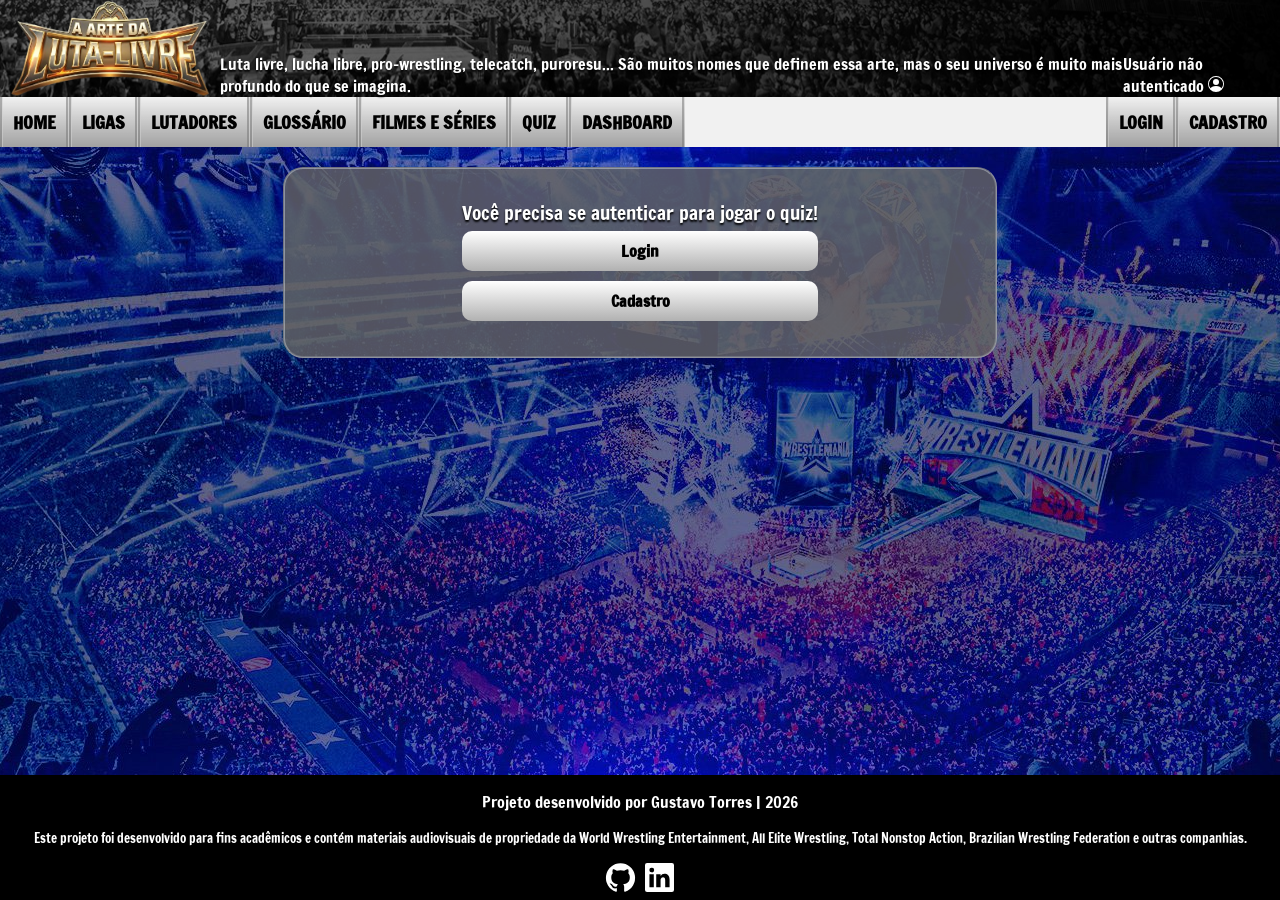
<file: public/quiz.html>
<!doctype html>
<html lang="en">
  <head>
    <meta charset="UTF-8"/>
    <meta name="viewport" content="width=device-width, initial-scale=1.0"/>
    <title>A arte da luta-livre</title>
    <link rel="stylesheet" href="css/style.css"/>

    <!-- IMPORTANDO FONTE -->
    <link rel="preconnect" href="https://fonts.googleapis.com"/>
    <link rel="preconnect" href="https://fonts.gstatic.com" crossorigin/>
    <link
      href="https://fonts.googleapis.com/css2?family=Francois+One&display=swap"
      rel="stylesheet"/>

    <style> 
      body{
        background-image: url(imagens/bg7.jpg);
        background-repeat: no-repeat;
        background-position: center;
        overflow: hidden /* ESSE ELEMENTO É UTILIZADO PARA EVITAR SCROLL NA PÁGINA */
      }

      footer{
         position: absolute; /*A POSITION ABSOLUTE SÓ SERÁ USADA QUANDO A PÁGINA NÃO TIVER ROLAGEM*/
      }
    </style>
  <script src="js/sessao.js"></script>
  </head>
 <body onload="validarLogin()">
  <header>
    <div class="box-header">
      <div class="box-header-items">
        <img src="imagens/logo.png" alt="" width="200px">
        <div class="box-header-description">
          <p>
            Luta livre, lucha libre, pro-wrestling, telecatch, puroresu... São
            muitos nomes que definem essa arte, mas o seu universo é muito
            mais profundo do que se imagina.
          </p>
        </div>
      </div>
      <div id="user">
      <span id="username">TESTE USUÁRIO</span> <span id="userIcon"><svg xmlns="http://www.w3.org/2000/svg" width="16" height="16" fill="currentColor" class="bi bi-person-circle" viewBox="0 0 16 16">
  <path d="M11 6a3 3 0 1 1-6 0 3 3 0 0 1 6 0"/>
  <path fill-rule="evenodd" d="M0 8a8 8 0 1 1 16 0A8 8 0 0 1 0 8m8-7a7 7 0 0 0-5.468 11.37C3.242 11.226 4.805 10 8 10s4.757 1.225 5.468 2.37A7 7 0 0 0 8 1"/>
</svg></span>
</div>
    </div>
  </header>
  <div class="navbar">
    <div class="navbar-items">
      <div class="navbar-item">
        <a href="index.html">Home</a>
      </div>
      <div class="navbar-item">
        <a href="ligas.html">Ligas</a>
      </div>
      <div class="navbar-item">
        <a href="lutadores.html">Lutadores</a>
      </div>
      <div class="navbar-item">
        <a href="glossario.html">Glossário</a>
      </div>
      <div class="navbar-item">
        <a href="filmesSeries.html">Filmes e séries</a>
      </div>
      <div class="navbar-item">
        <a href="quiz.html">Quiz</a>
      </div>
      <div class="navbar-item">
        <a href="dashboard.html">Dashboard</a>
      </div>
    </div>
    <div class="navbarloginCadastro" id="navbarloginCadastro">
      <div class="navbar-item">
        <a href="login.html">Login</a>
      </div>
      <div class="navbar-item">
        <a href="cadastro.html">Cadastro</a>
      </div>
    </div>
    <div class="navbarSair" id="navbarSair" style="display: none;">
      <div class="navbar-item">
        <a onclick="limparSessao()">Sair</a>
      </div>
    </div>
  </div>
  
    <div class="body quiz">
      <div class="cardQuiz" id="cardQuiz">
        <div class="cardQuiz content">
          <div class="cardQuiz pergunta" id="cardQuizPergunta">
            <div class="numPergunta" id="numPergunta"></div>
            <div class="perguntaTitulo" id="perguntaTitulo">Pergunta<br></div>
            <hr>
             <button onclick="altA()" id="alternativaA"></button><br>
             <button onclick="altB()" id="alternativaB"></button><br>
             <button onclick="altC()" id="alternativaC"></button><br>
             <button onclick="altD()" id="alternativaD"></button><br>
             <button onclick="altE()" id="alternativaE"></button><br>
          </div> 
        </div>
        <div class="cardResposta" id="cardResposta" style="display: none;">
          <span id="descricao"></span><br>
          <span id="img"></span><br>
            <button onclick="proxPergunta()">Próxima pergunta</button>
          </div>
        </div>

        <div class="cardQuizFinal" id="cardQuizFinal" style="display: none;">
          <span id="msgQuizFinal"></span>
        </div>

        <div class="cardQuizDeslogado" id="cardQuizDeslogado" style="display: none;">
          <span id="msgQuizDeslogado">Você precisa se autenticar para jogar o quiz!<br><button onclick="logar()">Login</button><br><button onclick="cadastrar()">Cadastro</button></span>
        </div>

      </div>
      
    </div>
  <footer>
    <div class="footer content">
      <div class="footer texto">
        <p>Projeto desenvolvido por Gustavo Torres | 2026</p>
        <p style="font-size: small">
          Este projeto foi desenvolvido para fins acadêmicos e contém
          materiais audiovisuais de propriedade da World Wrestling
          Entertainment, All Elite Wrestling, Total Nonstop Action, Brazilian
          Wrestling Federation e outras companhias.
        </p>
        <svg fill="#ffffff" width="35px" height="35px" viewBox="0 0 24 24" xmlns="http://www.w3.org/2000/svg"
          data-name="Layer 1">
          <a href="https://github.com/GoogaTorres" target="_blank">
            <path d="M12,2.2467A10.00042,10.00042,0,0,0,8.83752,21.73419c.5.08752.6875-.21247.6875-.475,0-.23749-.01251-1.025-.01251-1.86249C7,19.85919,6.35,18.78423,6.15,18.22173A3.636,3.636,0,0,0,5.125,16.8092c-.35-.1875-.85-.65-.01251-.66248A2.00117,2.00117,0,0,1,6.65,17.17169a2.13742,2.13742,0,0,0,2.91248.825A2.10376,2.10376,0,0,1,10.2,16.65923c-2.225-.25-4.55-1.11254-4.55-4.9375a3.89187,3.89187,0,0,1,1.025-2.6875,3.59373,3.59373,0,0,1,.1-2.65s.83747-.26251,2.75,1.025a9.42747,9.42747,0,0,1,5,0c1.91248-1.3,2.75-1.025,2.75-1.025a3.59323,3.59323,0,0,1,.1,2.65,3.869,3.869,0,0,1,1.025,2.6875c0,3.83747-2.33752,4.6875-4.5625,4.9375a2.36814,2.36814,0,0,1,.675,1.85c0,1.33752-.01251,2.41248-.01251,2.75,0,.26251.1875.575.6875.475A10.0053,10.0053,0,0,0,12,2.2467Z" />
          </a>
        </svg>
        <svg fill="#ffffff" width="35px" height="35px" viewBox="0 0 24 24" xmlns="http://www.w3.org/2000/svg"
          data-name="Layer 1">
          <a href="https://www.linkedin.com/in/gustavotorres99/" target="_blank">
            <path d="M20.47,2H3.53A1.45,1.45,0,0,0,2.06,3.43V20.57A1.45,1.45,0,0,0,3.53,22H20.47a1.45,1.45,0,0,0,1.47-1.43V3.43A1.45,1.45,0,0,0,20.47,2ZM8.09,18.74h-3v-9h3ZM6.59,8.48h0a1.56,1.56,0,1,1,0-3.12,1.57,1.57,0,1,1,0,3.12ZM18.91,18.74h-3V13.91c0-1.21-.43-2-1.52-2A1.65,1.65,0,0,0,12.85,13a2,2,0,0,0-.1.73v5h-3s0-8.18,0-9h3V11A3,3,0,0,1,15.46,9.5c2,0,3.45,1.29,3.45,4.06Z" />
          </a>
        </svg>
      </div>
    </div>
  </footer>

  </body>
</html>

<script>

  function validarLogin() {
    if (sessionStorage.NOME_USUARIO == undefined) {
      username.innerHTML = `Usuário não autenticado`;
    } else {
      if (sessionStorage.GENERO_USUARIO == `masculino`) {
        username.innerHTML = `Bem-vindo, ${sessionStorage.NOME_USUARIO}`;
        navbarloginCadastro.style.display = "none";
        navbarSair.style.display = "block"
      } else {
        username.innerHTML = `Bem-vinda, ${sessionStorage.NOME_USUARIO}`;
        navbarloginCadastro.style.display = "none";
        navbarSair.style.display = "block"
      }
    }


  if (sessionStorage.NOME_USUARIO == undefined){
    cardQuiz.style.display = "none";
    cardQuizDeslogado.style.display = "flex";
  }
}

  function logar(){
    window.location = "./login.html";
  }

  function cadastrar(){
    window.location = "./cadastro.html";
  }

  const quiz = [
  {
    pergunta: `1 - O que significa o termo 'kayfabe'?`,
    alternativaA: `a) Ficção`,
    alternativaB: `b) Personagem`,
    alternativaC: `c) Vilão`,
    alternativaD: `d) Estipulação`,
    alternativaE: `e) Evento não televisionado`,
    gabarito: 'A',
    descricao: `A kayfabe pode ser entendida por ficção ou narrativa. É tudo o que acontece dentro da história.`,
    imagem: `<img src="imagens/dchiraw1672_01_ntwk_rev_1--a622a7657694a88fbe7e8359378c384f.jpg" alt="" width="600px">`
  },

  {
    pergunta: `2 - Qual é o nome da lutadora brasileira da All Elite Wrestling?`,
    alternativaA: `a) Valentina Feroz`,
    alternativaB: `b) Gabi Castrovinci`,
    alternativaC: `c) Angel Blake`,
    alternativaD: `d) Bianca`,
    alternativaE: `e) Taynara Conti`,
    gabarito: 'E',
    descricao: `A Taynara Conti é a primeira e única lutadora brasileira da All Elite Wrestling. Ela se destacou durante o período da pandemia e participou de combates valendo títulos.`,
    imagem: `<img src="imagens/space-aew-tay-conti-vitoria.webp" alt="" width="600px">`
  },

  {
    pergunta: `3 - Como é chamado o lutador que atua como vilão?`,
    alternativaA: `a) Babyface`,
    alternativaB: `b) Kayfabe`,
    alternativaC: `c) Work`,
    alternativaD: `d) Heel`,
    alternativaE: `e) Tweener`,
    gabarito: 'D',
    descricao: `O termo que designa um vilão na luta-livre é "heel".`,
    imagem: `<img src="imagens/9a55f-17777056400898-1920.avif" alt="" width="600px">`
  },

  {
    pergunta: `4 - Quem quebrou a sequência de 21 vitórias na Wrestlemania do Undertaker?`,
    alternativaA: `a) Joe Hendry`,
    alternativaB: `b) Brock Lesnar`,
    alternativaC: `c) Triple H`,
    alternativaD: `d) The Rock`,
    alternativaE: `e) Shawn Michaels`,
    gabarito: 'B',
    descricao: `Brock Lesnar quebrou a sequência de vitórias de Undertaker na Wrestlemania 30, em 2014. Este momento marcou a história da WWE e chocou todos os fãs ao redor do mundo.`,
    imagem: `<img src="imagens/Paul-Heyman-raises-Brock-Lesnars-hand-over-The-Undertaker-960x540.webp" alt="" width="600px">`
  },

  {
    pergunta: `5 - Quem foi o lutador mais popular do Telecatch no Brasil na década de 1960?`,
    alternativaA: `a) Aquiles`,
    alternativaB: `b) Michel Serdan`,
    alternativaC: `c) Bob Leo`,
    alternativaD: `d) Ted Boy Marino`,
    alternativaE: `e) Chico Alicate`,
    gabarito: 'D',
    descricao: `Ted Boy Marino foi o atleta mais popular durante o auge do Telecatch no Brasil.`,
    imagem: `<img src="imagens/12741_ted-boy-marino-lutador-de-lula-livre-_1.webp" alt="" width="600px">`
  },

  {
    pergunta: `6 - Qual é a contagem que um juiz deve realizar para validar uma queda (pinfall)?`,
    alternativaA: `a) 15`,
    alternativaB: `b) 12`,
    alternativaC: `c) 9`,
    alternativaD: `d) 6`,
    alternativaE: `e) 3`,
    gabarito: 'E',
    descricao: `A contagem para validar uma queda é até 3.`,
    imagem: `<img src="imagens/pinfall.jpg" alt="" width="600px">`
  },

  {
    pergunta: `7 - O que é o "countout"?`,
    alternativaA: `a) Desclassificação por não retornar ao ringue após uma contagem até 10`,
    alternativaB: `b) Encerramento do combate após tempo limite`,
    alternativaC: `c) Derrota por infringir uma regra 3 vezes`,
    alternativaD: `d) Derrota por permanecer 10 segundos no chão`,
    alternativaE: `e) Contagem de pinfall (queda) fora do ringue`,
    gabarito: 'A',
    descricao: `Countout é a contagem feita pelo juiz que vai até 10 quando um lutador está fora do ringue. Caso o lutador não retorne, ele é desclassificado.`,
    imagem: `<img src="imagens/countout.jpg" alt="" width="600px">`
  }
  ]

  var pontuacao = 0;
  let questao = 0;
  var fkUsuario = sessionStorage.ID_USUARIO;

// Inicialização do quiz com a pergunta inicial
numPergunta.innerHTML = `Pergunta ${questao + 1} de ${quiz.length}`
perguntaTitulo.innerHTML = quiz[0].pergunta
alternativaA.innerHTML = quiz[0].alternativaA
alternativaB.innerHTML = quiz[0].alternativaB
alternativaC.innerHTML = quiz[0].alternativaC
alternativaD.innerHTML = quiz[0].alternativaD
alternativaE.innerHTML = quiz[0].alternativaE

let resposta = ``

function altA(){
  resposta = `A`
  responder()
}

function altB(){
  resposta = `B`
  responder()
}

function altC(){
  resposta = `C`
  responder()
}

function altD(){
  resposta = `D`
  responder()
}

function altE(){
  resposta = `E`
  responder()
}

function responder(){
    if(resposta == quiz[questao].gabarito){
    pontuacao++
  }

    if (questao == quiz.length){
      fimQuiz()
  } else {
    cardQuizPergunta.style.display = "none";
    cardResposta.style.display = "flex";
    descricao.innerHTML = quiz[questao].descricao
    img.innerHTML = quiz[questao].imagem
  }
}

  function fimQuiz(){
    let porcentagemAcerto = ((pontuacao * 100) / quiz.length).toFixed()
    cardResposta.style.display = "none";
    cardQuizPergunta.style.display = "none";
    cardQuizFinal.style.display = "flex";
    msgQuizFinal.innerHTML = `Quiz finalizado!<br>Você acertou ${porcentagemAcerto}%, que equivale a ${pontuacao} de ${quiz.length} perguntas.<br><button onclick="tentarNovamente()">Tentar novamente</button>`
    enviar();
}

function proxPergunta(){
    if (questao == quiz.length - 1){
      fimQuiz()
    } else {
      questao++
      cardQuizPergunta.style.display = "block";
      cardResposta.style.display = "none";
      numPergunta.innerHTML = `Pergunta ${questao + 1} de ${quiz.length}`
      perguntaTitulo.innerHTML = quiz[questao].pergunta
      alternativaA.innerHTML = quiz[questao].alternativaA
      alternativaB.innerHTML = quiz[questao].alternativaB
      alternativaC.innerHTML = quiz[questao].alternativaC
      alternativaD.innerHTML = quiz[questao].alternativaD
      alternativaE.innerHTML = quiz[questao].alternativaE
    }

}

function enviar(){
  // Enviando o valor da nova input
  fetch("/quiz/exportar", {
    method: "POST",
    headers: {
      "Content-Type": "application/json",
    },
    body: JSON.stringify({
      // crie um atributo que recebe o valor recuperado aqui
      // Agora vá para o arquivo routes/usuario.js
      fkUsuarioServer: fkUsuario,
      pontuacaoServer: pontuacao
      
    }),
  })
    .then(function (resposta) {
      console.log("resposta: ", resposta);

      if (resposta.ok) {
        // cardAlerta.style.display = "block";
        // cardAlerta.style.backgroundcolor = "olive";
        // cardAlerta.innerHTML = `Cadastro realizado com sucesso!`

        setTimeout(() => {
          window.location = "login.html";
          // ESSA FUNÇÃO REDIRECIONA PRA ALGUMA PÁGINA
        }, "2000");

        limparFormulario();
      } else {
        throw "Houve um erro ao tentar enviar as informações!";
      }
    })
    .catch(function (resposta) {
      console.log(`#ERRO: ${resposta}`);
    });

  return false;
}

function tentarNovamente(){
  cardResposta.style.display = "none";
  cardQuizPergunta.style.display = "block";
  cardQuizFinal.style.display = "none";
  questao = 0
  pontuacao = 0
  numPergunta.innerHTML = `Pergunta ${questao + 1} de ${quiz.length}`
  perguntaTitulo.innerHTML = quiz[0].pergunta
  alternativaA.innerHTML = quiz[0].alternativaA
  alternativaB.innerHTML = quiz[0].alternativaB
  alternativaC.innerHTML = quiz[0].alternativaC
  alternativaD.innerHTML = quiz[0].alternativaD
  alternativaE.innerHTML = quiz[0].alternativaE
}
</script>
</file>
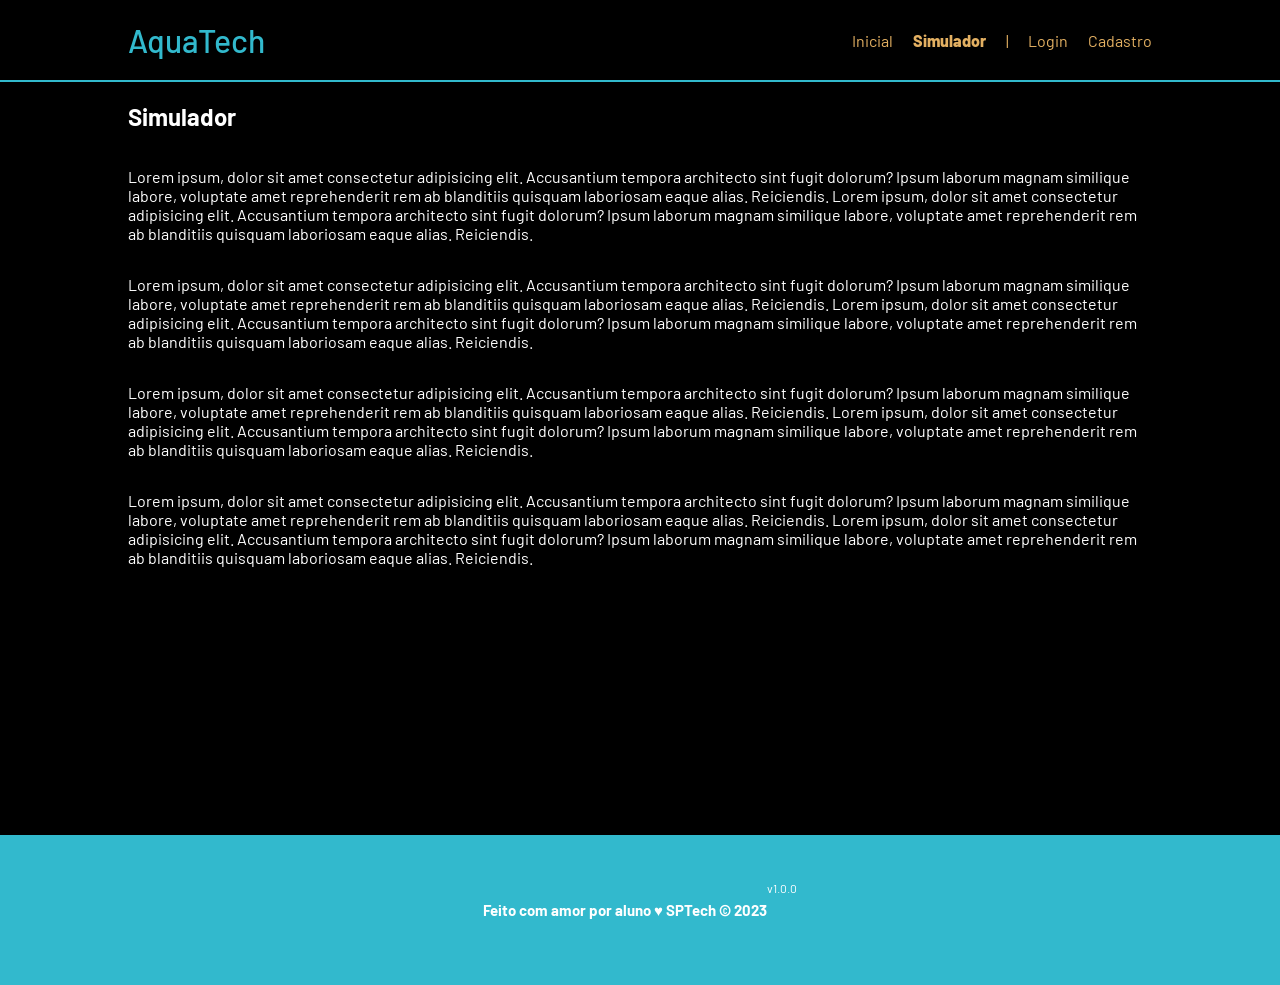
<file: public/simulador.html>
<!DOCTYPE html>
<html lang="pt-br">

<head>
    <meta charset="UTF-8">
    <meta http-equiv="X-UA-Compatible" content="IE=edge">
    <meta name="viewport" content="width=device-width, initial-scale=1.0">

    <title>AquaTech | Simulador</title>

    <script src="./js/sessao.js"></script>

    <link rel="stylesheet" href="./css/estilo.css">
    <link rel="icon" href="./assets/icon/favicon2.ico">
    <link rel="preconnect" href="https://fonts.gstatic.com">
</head>

<body>

    <!--header inicio-->
    <div class="header">
        <div class="container">
            <h1 class="titulo">AquaTech</h1>
            <ul class="navbar">
                <li>
                    <a href="./index.html">Inicial</a>
                </li>
                <li class="agora">Simulador</li>
                <li>|</li>
                <li>
                    <a href="./login.html">Login</a>
                </li>
                <li>
                    <a href="./login.html">Cadastro</a>
                </li>
            </ul>
        </div>
    </div>


    <!-- simulador inicio -->
    <div class="simulador">
        <div class="container">
            <h2>Simulador</h2>
            <p>Lorem ipsum, dolor sit amet consectetur adipisicing elit. Accusantium tempora architecto sint fugit
                dolorum? Ipsum laborum magnam similique labore, voluptate amet reprehenderit rem ab blanditiis quisquam
                laboriosam eaque alias. Reiciendis. Lorem ipsum, dolor sit amet consectetur adipisicing elit.
                Accusantium tempora architecto sint fugit dolorum? Ipsum laborum magnam similique labore, voluptate amet
                reprehenderit rem ab blanditiis quisquam laboriosam eaque alias. Reiciendis.</p>
            <p>Lorem ipsum, dolor sit amet consectetur adipisicing elit. Accusantium tempora architecto sint fugit
                dolorum? Ipsum laborum magnam similique labore, voluptate amet reprehenderit rem ab blanditiis quisquam
                laboriosam eaque alias. Reiciendis. Lorem ipsum, dolor sit amet consectetur adipisicing elit.
                Accusantium tempora architecto sint fugit dolorum? Ipsum laborum magnam similique labore, voluptate amet
                reprehenderit rem ab blanditiis quisquam laboriosam eaque alias. Reiciendis.</p>
            <p>Lorem ipsum, dolor sit amet consectetur adipisicing elit. Accusantium tempora architecto sint fugit
                dolorum? Ipsum laborum magnam similique labore, voluptate amet reprehenderit rem ab blanditiis quisquam
                laboriosam eaque alias. Reiciendis. Lorem ipsum, dolor sit amet consectetur adipisicing elit.
                Accusantium tempora architecto sint fugit dolorum? Ipsum laborum magnam similique labore, voluptate amet
                reprehenderit rem ab blanditiis quisquam laboriosam eaque alias. Reiciendis.</p>
            <p>Lorem ipsum, dolor sit amet consectetur adipisicing elit. Accusantium tempora architecto sint fugit
                dolorum? Ipsum laborum magnam similique labore, voluptate amet reprehenderit rem ab blanditiis quisquam
                laboriosam eaque alias. Reiciendis. Lorem ipsum, dolor sit amet consectetur adipisicing elit.
                Accusantium tempora architecto sint fugit dolorum? Ipsum laborum magnam similique labore, voluptate amet
                reprehenderit rem ab blanditiis quisquam laboriosam eaque alias. Reiciendis.</p>

        </div>
    </div>
    <!-- simulador fim -->

    <!--footer inicio-->
    <div class="footer">
        <div class="container">
            <h4>Feito com amor por aluno &hearts; SPTech &copy; 2023</h4>
            <span class="version">v1.0.0</span>
        </div>
    </div>
    <!--footer fim-->


</body>

</html>
</file>
<file: public/css/style.css>
html{
    height: 100%;
}

body{
    margin: 0%;
}
/* NAVBAR */
.box-header{
    display: flex;
    font-family: 'Francois One';
    color: white;
    background-color: #000000;
    text-shadow: 0px 2px 2px black;
    align-items: flex-end;
    justify-content: space-between;
    background-image: url(../imagens/header.png);
}

.navbarloginCadastro{
    display: flex;
    height: 100%;
    background-image: linear-gradient(360deg, #0000002e, transparent);
    cursor: pointer;
}

.navbarloginCadastro a{
    text-decoration: none;
    color: rgb(0, 0, 0);
    font-family: "Francois One", sans-serif;
    text-transform: uppercase;
    font-size: 18px;
    font-weight: bold;
}

.navbarSair{
    display: flex;
    height: 100%;
    background-image: linear-gradient(360deg, #0000002e, transparent);
    cursor: pointer;
}

.navbarSair a{
    text-decoration: none;
    color: rgb(0, 0, 0);
    font-family: "Francois One", sans-serif;
    text-transform: uppercase;
    font-size: 18px;
    font-weight: bold;
}

.box-header-items{
    margin-left: 10px;
    display: flex;
    align-items: flex-end;
    gap: 10px;
}

.box-header-items p, h1{
    margin: 0px;
}

.navbar{
    background-color: #f1f1f1;
    height: 50px;
    display: flex;
    justify-content: space-between;
}

.navbar-item{
    background-color: #ffffff00;
    height: 100%;
    display: flex;
    align-items: center;
    padding-inline: 10px;
    border-right: 3px #cfcfcf91 groove;
    border-left: 3px #cfcfcf91 groove;
    background-image: inherit;
}

.navbar-items{
    display: flex;
    height: 100%;
    background-image: linear-gradient(360deg, #0000002e, transparent);
}

.navbar-items a{
    text-decoration: none;
    color: rgb(0, 0, 0);
    font-family: "Francois One", sans-serif;
    text-transform: uppercase;
    font-size: 18px;
    font-weight: bold;
}

.navbar-items a:hover {
    color: rgb(202, 17, 17);
}

.navbarloginCadastro a:hover {
    color: rgb(202, 17, 17);
}

.navbarSair a:hover {
    color: rgb(202, 17, 17);
}
    
/* FIM NAVBAR */

/* INÍCIO LANDING PAGE */
/* .card{

} */

.card.content{
    display: flex;
    margin-left: 100px;
    font-family: "Francois One", sans-serif;
    text-shadow: 0px 2px 2px black;
    align-items: center;
}

.card.main{
    color: white;
    background-repeat: no-repeat;
    background-position: center;
    background-position-x: center;
    background-size: cover;
    height: 600px;
    display: flex;
    align-items: center;
    border-width: 5px;
    border-style: solid;
    border-inline: none;
    border-top: none;
    border-color: #ffffff;
}

.card.image{
    width: 500px;
    height: 500px;
    display: flex;
    flex-direction: column;
    justify-content: center;
}

#card1{
    background-image: url(../imagens/111_SNME_12132025RF_27454.jpg);
    background-size: cover;
    background-position-y: -120px;
}

#card2{
    background-image: url(../imagens/1800s+Pro+Wrestling+banner.webp);
    background-size: cover;
}

#card3{
    background-image: url(../imagens/luchalibre.webp);
    background-size: cover;
    background-position-y: -120px;
}

#card4{
    background-image: url(../imagens/puroresu.jpg);
    background-size: cover;
    background-position-y: -180px;
}

#card5{
    background-image: url(../imagens/telecatch.avif);
    background-size: cover;
    background-position-y: -200px;
}

#card6{
    background-image: url(../imagens/goldenEra.jpg);
    background-size: 125%;
    background-position-y: -280px;
    background-position-x: 1px;
}

#card7{
    background-image: url(../imagens/Monday-Night-Wars.jpg);
}

#card8{
    background-image: url(../imagens/Diary_04062014rf_1784_No_Conf--07ce6c98cd50be9f1023b9b785c81dc9.jpg);
    background-size: cover;
    background-position-y: -120px;
}

#card9{
    background-image: url(../imagens/therock.jpg);
    background-size: cover; 
}

.card.main.mask{
    background-image: linear-gradient(90deg, #000000e0, #ffffff00);
    height: 100%;
    width: 60%;
}

/* #cardMainMask1{
    background-image: linear-gradient(90deg, #3f6d7f, #ffffff00);
} */

.subcard{
    height: 450px;
    display: flex;
    align-items: center;
    justify-content: space-evenly;
}

#subcard1{
    background-color: rgb(31, 31, 31);
}

.subcard.content{
    height: 400px;
    width: 350px;
    border-radius: 10px;
    display: flex;
    align-items: center;
    flex-direction: column;
}

#subCardImg1-1{
    background-image: url(../imagens/dchiraw1672_01_ntwk_rev_1--a622a7657694a88fbe7e8359378c384f.jpg);
    background-size: cover;
}

#subCardImg1-2{
    background-image: url(../imagens/WM31_Photo_092-1572146115.jpg);
    background-size: cover;
}

#subCardImg1-3{
    background-image: url(../imagens/space-aew-tay-conti-vitoria.webp);
    background-size: cover;
}

#subCardImg1-4{
    background-image: url(../imagens/wm27_04032011cm_3388--5bc6c29f6b6445f4a991b7d75c7501be.jpg);
    background-size: cover;
    background-position-y: center;
}

#subCardTxt1-1, #subCardTxt1-2, #subCardTxt1-3, #subCardTxt1-4{
    background-color: #3f6d7f;
}

.subcard.image{
    background-color: white;
    height: 800px;
    width: 400px;
}

.subcard.text{
    background-color: crimson;
    width: 400px;
    height: 350px;
}

.subcard.text p{
    text-align: center;
    color: white;
    font-family: 'Francois One';
    text-shadow: 2px 2px 0px #00000085;
    margin-inline: 20px;
}



.img{
    background-color: white;
    width: 600px;
    height: 400px;
    display: flex;
    background-repeat: no-repeat;
    background-attachment: local;
    background-size: cover;
    filter: drop-shadow(2px 2px 1px black);
}

.card.text{
    /* margin-left: 120px; */
    width: 600px;
}

.card.text p, .card.text h1{
    background-image: linear-gradient(90deg, #000000, transparent);
    padding: 20px;
}
/* FIM LANDING PAGE */

/* FOOTER */
footer{
    background-color: #000000;
    color: white;
    text-align: center;
    font-family: 'Francois One';
    width: 100%;
    bottom: 0%;
    /* height: 100px; */
    display: flex;
    justify-content: center;
    align-items: center;
}
/* FIM FOOTER */

/* PÁGINA DE CADASTRO */
.body.cadastro {
    width: 100%;
    height: 100%;
    background-image: url(../imagens/bg5.jpg);
    background-repeat: no-repeat;
    background-position: center;
    background-size: cover;
    background-position-y: -400px;
    display: flex;
    align-items: center;
    flex-direction: column;
}

.card.form{
    background-color: #000000a6;
    padding: 20px;
    width: 500px;
    display: flex;
    justify-content: center;
    text-align: center;
    margin-top: 50px;
    border-width: 2px;
    border-color: #f0f8ff61;
    border-style: groove;
    border-radius: 20px;
    font-size: 15px;
    backdrop-filter: blur(3px);
}

.card.form input{
    border-radius: 10px;
    border-style: none;
    height: 30px;
    width: 400px;
    font-family: 'Francois One';
    font-size: 16px;
    padding-inline: 10px;
}

.card.form select{
    height: 30px;
    width: 400px;
    font-family: 'Francois One';
    font-size: 16px;
    border-radius: 10px;
    padding-inline: 10px;
}

.card.form button{
    background-image: linear-gradient(360deg, #b1b1b1, #ffffff);
    height: 40px;
    width: 150px;
    font-family: 'Francois One';
    font-size: 16px;
    font-weight: bolder;
    border-radius: 10px;
    border-style: none;
    margin-block: 5px;
}

.card.form button:hover{
    color: rgb(202, 17, 17);
    border-style: solid;
    border-color: rgb(202, 17, 17);
}

.card.formContent{
    color: white;
    text-shadow: 0px 2px 2px black;
    font-family: "Francois One", sans-serif;
}
/* FIM PÁGINA DE CADASTRO */


/* PÁGINA DE LOGIN */

.body.login {
    width: 100%;
    height: 100%;
    background-image: url(../imagens/bg2.avif);
    background-repeat: no-repeat;
    background-position: center;
    background-size: cover;
    display: flex;
    align-items: center;
    flex-direction: column;
}

.card.alerta {
    display: none;
    background-color: #ab3535;
    width: 500px;
    padding: 15px;
    margin-top: 10px;
    text-align: center;
    font-family: 'Francois One';
    color: white;
    text-shadow: 2px 2px black;
    border-radius: 10px;
}
/* FIM PÁGINA DE LOGIN  */

/* PÁGINA DA DASHBOARD */
.body.dashboard{
    width: 100%;
    height: 100%;
}

.body.dashboard.content{
    display: flex;
    flex-direction: column;
    /* justify-content: center; */
    align-items: center;
    gap: 10px;
    margin-top: 100px;
}

.grafico{
    border-radius: 10px;
    border-color: #cfcfcf70;
    border-style: solid;
    border-width: 2px;
    padding: 10px;
}

.dashboard.graficos{
    display: flex;
    gap: 10px;
}

.kpis{
    display: flex;
    gap: 10px;
}

.kpi{
    background-color: rgb(60 74 89 / 86%);
    color: white;
    text-align: center;
    padding: 10px;
    font-family: 'Francois One';
    height: 100px;
    width: 200px;
    display: flex;
    align-items: center;
    justify-content: center;
    border-radius: 10px;
    border-color: #cfcfcf70;
    border-style: solid;
    border-width: 2px;
}

.graficoLigas{
    color: beige;
}
/* FIM DASHBOARD  */

/* PÁGINA DO QUIZ*/
.body.quiz{
    margin-top: 20px;
    display: flex;
    justify-content: center;
}

.cardQuiz{
}

.cardQuiz.pergunta{
    background-color: #636363d4;
    font-family: 'Francois One';
    color: white;
    text-shadow: 0px 2px 2px black;
    padding: 30px;
    border-width: 2px;
    border-color: #f0f8ff61;
    border-style: groove;
    border-radius: 20px;
    width: 450px;
}

.perguntaTitulo{
    font-size: 25px;
}

.cardQuizFinal{
    background-color: #636363d4;
    font-family: 'Francois One';
    color: white;
    text-shadow: 0px 2px 2px black;
    padding: 30px;
    border-width: 2px;
    border-color: #f0f8ff61;
    border-style: groove;
    border-radius: 20px;
    width: 450px;
    display: flex;
    font-size: larger;
    justify-content: center;
}

.cardQuiz.pergunta button{
    background-image: linear-gradient(360deg, #b1b1b1, #ffffff);
    height: 50px;
    width: 100%;
    font-family: 'Francois One';
    font-size: 16px;
    font-weight: bolder;
    border-radius: 10px;
    border-style: none;
    margin-block: 5px;
}

.cardQuiz.pergunta button:hover{
    color: rgb(202, 17, 17);
    border-style: solid;
    border-color: rgb(202, 17, 17);
}


.cardResposta{
    background-color: #636363d4;
    font-family: 'Francois One';
    color: white;
    text-shadow: 0px 2px 2px black;
    padding: 30px;
    border-width: 2px;
    border-color: #f0f8ff61;
    border-style: groove;
    border-radius: 20px;
    width: 650px;
    display: flex;
    font-size: larger;
    justify-content: center;
    flex-direction: column;
    align-items: center;
}

.cardResposta button{
    background-image: linear-gradient(360deg, #b1b1b1, #ffffff);
    height: 40px;
    width: 100%;
    font-family: 'Francois One';
    font-size: 16px;
    font-weight: bolder;
    border-radius: 10px;
    border-style: none;
    margin-block: 5px;
}

.cardResposta button:hover{
    color: rgb(202, 17, 17);
    border-style: solid;
    border-color: rgb(202, 17, 17);
}

.cardQuizFinal button{
    background-image: linear-gradient(360deg, #b1b1b1, #ffffff);
    height: 40px;
    width: 100%;
    font-family: 'Francois One';
    font-size: 16px;
    font-weight: bolder;
    border-radius: 10px;
    border-style: none;
    margin-block: 5px;
}

.cardQuizFinal button:hover{
    color: rgb(202, 17, 17);
    border-style: solid;
    border-color: rgb(202, 17, 17);
}

.cardQuizDeslogado{
    background-color: #636363d4;
    font-family: 'Francois One';
    color: white;
    text-shadow: 0px 2px 2px black;
    padding: 30px;
    border-width: 2px;
    border-color: #f0f8ff61;
    border-style: groove;
    border-radius: 20px;
    width: 650px;
    display: flex;
    font-size: larger;
    justify-content: center;
    flex-direction: column;
    align-items: center;    
}

.cardQuizDeslogado button{
    background-image: linear-gradient(360deg, #b1b1b1, #ffffff);
    height: 40px;
    width: 100%;
    font-family: 'Francois One';
    font-size: 16px;
    font-weight: bolder;
    border-radius: 10px;
    border-style: none;
    margin-block: 5px;
}

.cardQuizDeslogado button:hover{
    color: rgb(202, 17, 17);
    border-style: solid;
    border-color: rgb(202, 17, 17);
}

.bodyFilmesSeriesContent{
    display: flex;
    flex-direction: column;
    gap: 30px;
    margin-block: 30px;
}

.filmesSeriesRow{
    display: flex;
    flex-direction: row;
    gap: 50px;
}

.filmesSeriesCard{
    width: 700px;
    height: 450px;
    background-color: #37312cd4;
    border-radius: 20px;
    backdrop-filter: blur(3px);
    padding: 20px;
    display: flex;
    flex-direction: column;
    border-color: #ffffff4d;
    border-style: double;
    border-width: 3px;
}

.bodyFilmesSeries{
    display: flex;
    justify-content: center;
}

.bodyFilmesSeriesHeader{
    text-align: center;
    color: white;
    font-family: 'Francois One';
    text-shadow: 3px 3px 0px black;
    background-color: #00000082;
}

.filmesSeriesCardDiv1{
    display: flex;
    gap: 20px;
    font-family: 'Francois One';
    color: beige;
    font-size: larger;
    text-shadow: 3px 3px 0px black;
    align-items: center;
}

.filmesSeriesCardHeader{
    display: flex;
    font-family: 'Francois One';
    color: beige;
    text-shadow: 3px 3px 0px black;
    justify-content: space-between;
    align-items: center;
    padding-bottom: 10px;
}

.filmesSeriesCardPoster img{
    width: 250px;
}

.filmesSeriesCardTrailer{
    margin-top: 10px;
    display: flex;
    justify-content: center;
}

.popcornPreFooter img{
    width: 100%;
}

.bodyGlossario{
    display: flex;
    justify-content: center;
    margin-top: 40px;
}

.bodyGlossarioContent{
background-color: #ffffff30;
    color: floralwhite;
    text-shadow: 2px 2px 0px black;
    font-family: 'Francois One';
    padding: 20px;
    width: 1000px;
    border-width: 2px;
    border-color: #f0f8ff61;
    border-style: groove;
    border-radius: 20px;
    backdrop-filter: blur(5px);
}

.bodyLigas{
    display: flex;
    flex-direction: column;
    align-items: center;
    margin-top: 10px;
    gap: 10px;
}

.cardLigas{
    background: #4b4b4be8;
    height: 400px;
    width: 800px;
    padding: 20px;
    display: flex;
    align-items: center;
    gap: 20px;
    font-family: 'Francois One';
    color: antiquewhite;
    text-shadow: 2px 2px #000000bf;
    backdrop-filter: blur(3px);
    font-size: larger;
    border-width: 2px;
    border-color: #f0f8ff61;
    border-style: groove;
    border-radius: 20px;
}

.logoLiga{
    width: 300px;
    height: 300px;
    display: flex;
    align-items: center;
    justify-content: center;
}

.div1{
    display: flex;
    width: 400px;
    flex-direction: column;
    align-items: center;
}

.bodyLutadores{
    display: flex;
    flex-direction: column;
    align-items: center;
    margin-block: 50px;
    gap: 50px;
}

.cardLutadores{
    background: #4b4b4be8;
    height: 200px;
    width: 800px;
    padding: 20px;
    display: flex;
    align-items: center;
    font-family: 'Francois One';
    color: antiquewhite;
    text-shadow: 2px 2px #000000bf;
    backdrop-filter: blur(3px);
    font-size: larger;
    border-width: 2px;
    border-color: #f0f8ff61;
    border-style: groove;
    border-radius: 20px;
    flex-direction: row;
    padding-inline: 50px;
    gap: 30px;
}

.fotoLutador{
    display: flex;
    align-items: center;
    justify-content: center;
}

.lutadoresDiv1{
    display: flex;
    flex-direction: column;
    align-items: center;
    height: 100%;
}

.nomeLutador{
    display: flex;
    height: 30px;
    align-items: center;
}



.fotoLutador img{
    border-radius: 10px;
    border-color: #ffffff94;
    border-style: groove;
    border-width: 2px;
}
</file>
<file: public/css/estilo.css>
@import url('https://fonts.googleapis.com/css2?family=Barlow:ital,wght@0,100;0,200;0,300;0,400;0,500;0,600;0,700;0,800;0,900;1,100;1,200;1,300;1,400;1,500;1,600;1,700;1,800;1,900&display=swap');

body {
  margin: 0;
  padding: 0;
  font-family: 'Barlow', 'Segoe UI', 'Segoe UI', Tahoma, Geneva, Verdana, sans-serif;
  background-color: black;
}

:root {
  --tamanho-header: 80px;
  --tamanho-banner: calc(100vh - var(--tamanho-header) - var(--tamanho-footer) - 2px);
  --tamanho-simulador: calc(100vh - var(--tamanho-header) - var(--tamanho-footer) - 2px);
  --tamanho-login: calc(100vh - var(--tamanho-header) - var(--tamanho-footer) - 2px);
  --tamanho-footer: 65px;
}

.container {
  display: flex;
  width: 80%;
  margin: auto;
}

.header {
  height: var(--tamanho-header);
  border-bottom: 2px solid #32b9cd;
}

.header .container {
  justify-content: space-between;
  align-items: center;
  height: 100%;
}

.header a {
  text-decoration: none;
  color: #e3b062;
}

.agora {
  font-weight: 800;
}

.navbar {
  width: 300px;
  display: flex;
  align-items: center;
  justify-content: space-between;
  list-style: none;
  color: #e3b062;
}

.titulo {
  color: #32b9cd;
  width: fit-content;
  font-weight: 500;
}

.header h1 {
  margin: 0;
}

/* BANNER */

.banner {
  height: var(--tamanho-banner);
  color: white;
  background-image: url('../assets/imgs/bg-jelly-fish-para-home.png');
  background-size: cover;
}

.banner .container {
  justify-content: center;
  align-items: center;
  height: 100%;
}

.banner .container p {
  width: 50%;
  margin: 0;
  padding: 0;
  font-size: 36px;
}

.banner .container span {
  font-weight: 800;
}

/* MISSÃO VISÃO VALORES */

.social {
  background-color: #e5e5e5;
  display: flex;
}

.social .container {
  justify-content: center;
}

.box img {
  width: 170px;
}

.social .container .boxes {
  display: flex;
  justify-content: space-between;
  width: 100%;
  padding: 30px 0;
}

.social p {
  text-align: center;
}

.box {
  display: flex;
  flex-direction: column;
  align-items: center;
}

/* FOOTER */

.footer {
  background-color: #32b9cd;
  height: 150px;
  color: #fff;
  display: flex;
  font-size: 15px;
}

.footer .container {
  justify-content: center;
  text-align: center;
}

.footer .container .version {
  font-size: 12px;
}

/* LOGIN */

.login {
  height: var(--tamanho-login);
  background-image: url('../assets/imgs/bg-jelly-fish-para-home.png');
  background-size: cover;
}

.login .container {
  justify-content: center;
  align-items: center;
  height: 100%;
}

.card {
  width: 50%;
  background-color: #e5e5e5;
  border-radius: 10px;
  display: flex;
  align-items: center;
  justify-content: space-evenly;
  color: palevioletred;
  flex-direction: column;
  height: fit-content;
  padding: 20px 0;
}

.card h2 {
  margin: 0;
  font-size: 30px;
}

.formulario {
  display: flex;
  height: 90%;
  width: 80%;
  justify-content: space-around;
  flex-direction: column;
}

.formulario span {
  font-size: 15px;
  font-weight: 800;
}

.formulario input {
  border: 2px solid #32b9cd;
  text-align: center;
  border-radius: 10px;
  margin: 0;
}

.formulario select {
  border: 2px solid #32b9cd;
  background-color: white;
  color: gray;
  height: 36px;
  text-align: center;
  border-radius: 10px;
  margin: 0;
}

.campo {
  display: flex;
  flex-direction: column;
  justify-content: start;
  padding: 5px 0;
}

.botao {
  cursor: pointer;
  font-family: "Barlow", sans-serif;
  border: 0;
  border-radius: 5px;
  font-weight: 600;
  font-size: 18px;
  color: #fff;
  background-color: #ED145B;
  width: 120px;
  height: 30px;
  align-self: center;
  margin-top: 20px;
}

.loading-div {
  width: 50px;
  display: none;
}

.loading-div img {
  height: 50px;
  width: 50px;
}

#div_erros_login {
  display: none
}

/* FORMULARIO */

.alerta_erro{
  display: flex;
  justify-content: flex-end;
}

.card_erro {
  display: none;
  background-color: #fff;
  color: black;
  width: 230px;
  position: fixed;
  border-radius: 4px;
  border: #ED145B 3px solid;
  padding: 10px;
  margin-right: 10%;
}

.card_erro #mensagem_erro{
  font-weight: 500;
  font-size: 20px;
}

.formulario .tipo_campo {
  font-size: 20px;
  font-weight: 600 !important;
}

.formulario {
  display: flex;
  flex-direction: column;
}

input {
  margin-bottom: 10px;
  border: 2px solid #32b9cd;
  padding: 10px;
  text-align: center;
  border-radius: 10px;
}

.btn {
  font-family: "Barlow", sans-serif;
  border: 0;
  border-radius: 5px;
  font-weight: 600;
  font-size: 18px;
  padding: 10px 15px;
  color: white;
  background-color: #ED145B;
  width: 120px;
  align-self: center;
  margin-top: 5px;
}

.loading-div {
  width: 50px;
  margin: auto;
  display: none;
}

.loading-div img {
  height: 50px;
  width: 50px;
}

/* SIMULADOR */

.simulador {
  color: white;
}

.simulador .container {
  flex-direction: column;
  overflow: scroll; 
  height: var(--tamanho-simulador);
}

/* ALERTA */

#alerta {
  position: absolute;
  right: 0;
  bottom: 0;
}

.mensagem-alarme {
  background-color: white;
  border-radius: 5px;
  width: 300px;
  height: 80px;
  margin: 10px;
  padding: 10px 0;
  display: flex;
  justify-content: space-evenly;
  align-items: center;
}

.mensagem-alarme h3 {
  font-size: 14px;
  margin: 0;
}

.mensagem-alarme .informacao {
  width: 66%;
}

.alarme-sino {
  width: 48px;
  height: 48px;
  animation-name: bell;
  animation-duration: 4s;
  background-image: url('https://cdn-icons-png.flaticon.com/512/1157/1157000.png');
  background-size: cover;
  animation-iteration-count: infinite;
}

@keyframes bell {
  0%   {transform: rotate(25deg)}
  25%  {transform: rotate(-25deg)}
  50%  {transform: rotate(25deg)}
  75%  {transform: rotate(-25deg)}
  100% {transform: rotate(25deg)}
}
</file>
